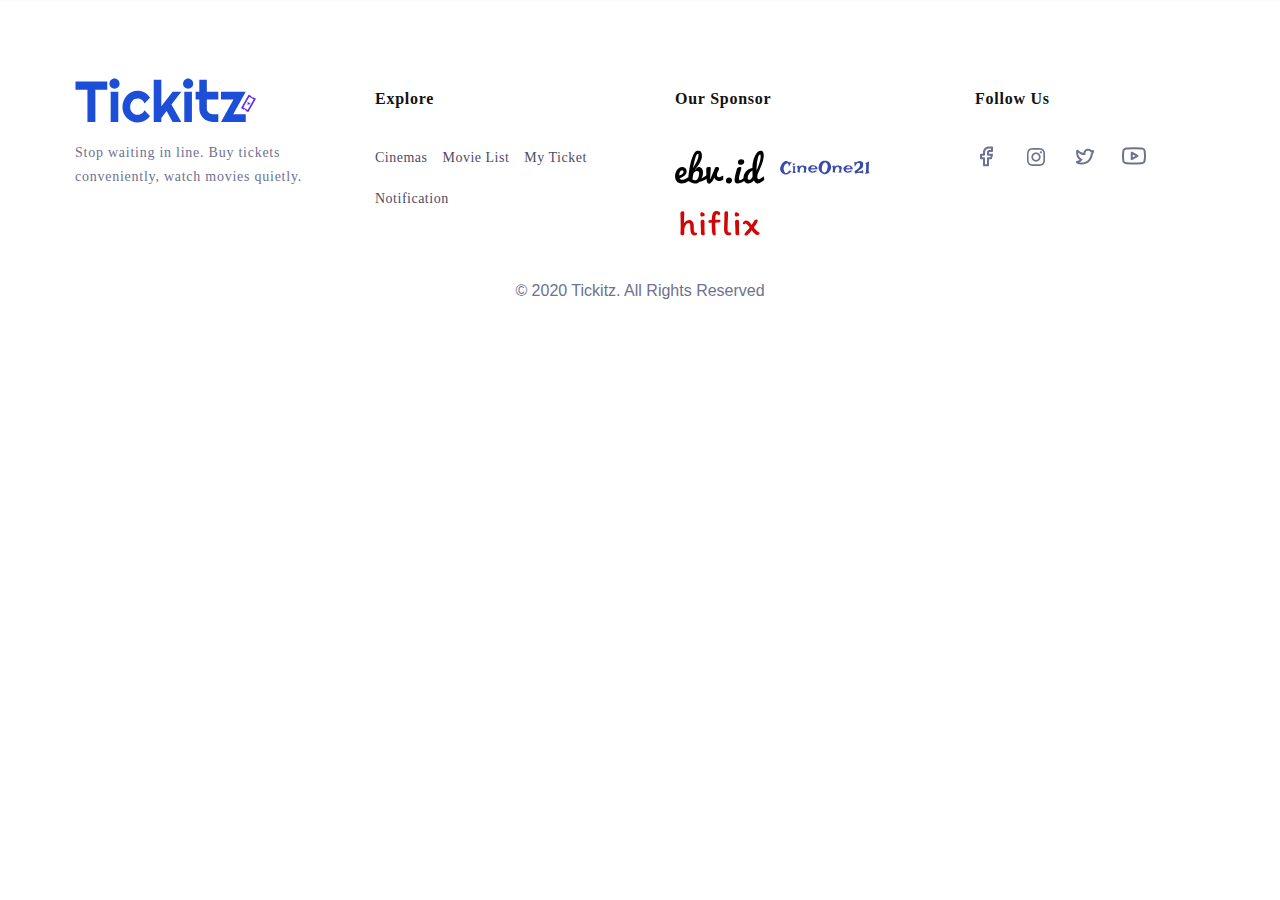
<file: components/footer.html>
<!DOCTYPE html>
<html lang="en">
  <head>
    <meta charset="UTF-8" />
    <meta name="viewport" content="width=device-width, initial-scale=1.0" />
    <title>Footer</title>
    <style>
      :root {
        --white: #ffffff;
        --lightgrey: #6e7191;
        --gray: #4e4b66;
        --black: #121212;
        --blue: #1d4ed8;
      }

      * {
        box-sizing: border-box;
        margin: 0;
        padding: 0;
        font-family: "Mulish", Verdana, Geneva, Tahoma, sans-serif;
      }

      /* FOOTER */
      footer {
        display: grid;
        padding: 64px 24px;
        grid-template-columns: 1fr;
        grid-template-rows: repeat(5, 1fr);
        grid-template-areas:
          " tickitz "
          " explore "
          " sponsor "
          " follow "
          " copyright ";
      }
      footer > ul > div {
        display: flex;
        align-items: center;
        gap: 15px;
        flex-wrap: wrap;
      }
      a {
        text-decoration: none;
      }
      ul {
        list-style: none;
      }
      h5 {
        font-family: Mulish;
        font-weight: 600;
        font-size: 16px;
        line-height: 28px;
        letter-spacing: 0.75px;
        color: var(--black);
      }
      .tickitz-footer p {
        color: var(--lightgrey);
        font-family: Mulish;
        font-weight: 400;
        font-size: 14px;
        line-height: 24px;
        letter-spacing: 0.75px;
        width: 260px;
      }
      .explore-footer {
        margin-top: 20px;
        font-family: Mulish;
        font-weight: 400;
        font-size: 14px;
        line-height: 26px;
        letter-spacing: 0.75px;
      }
      .explore-footer a {
        font-family: Mulish;
        font-weight: 400;
        font-size: 14px;
        line-height: 24px;
        letter-spacing: 0.75px;
        color: var(--lightgrey);
      }
      .sponsor-footer,
      .follow-footer {
        margin-top: 20px;
      }
      .sponsor-footer > div > li > svg {
        width: 90px;
      }
      .follow-footer > div {
        display: flex;
        align-items: center;
        gap: 25px;
      }
      .follow-footer > div > li > span {
        display: none;
      }
      .copyright-footer {
        grid-area: copyright;
        display: flex;
        align-items: center;
      }
      /* <<<<<style Footer -Desktop >>>>> */
      @media screen and (min-width: 768px) {
        footer {
          border-top: 1px solid rgba(211, 211, 211, 0.123);
        }
        footer > ul {
          list-style: none;
        }
        footer > ul h5 {
          color: var(--black);
          margin-bottom: 31px;
        }
        footer > p {
          margin: 50px 0;
        }
        footer {
          color: var(--lightgrey);
          display: grid;
          grid-template-columns: 250px 250px 250px 250px;
          grid-template-rows: 1fr 100px;
          grid-template-areas:
            " tickitz  explore  sponsor  follow "
            " copyright  copyright  copyright  copyright ";
          justify-content: center;
          column-gap: 50px;
        }

        .tickitz-footer {
          grid-area: tickitz;
          padding-left: 10px;
        }

        .explore-footer {
          grid-area: explore;
          padding-left: 10px;
          /* color: var(--gray); */
        }
        .explore-footer div li a {
          text-decoration: none;
          color: var(--gray);
          font-family: Mulish;
          font-weight: 400;
          font-size: 14px;
          line-height: 17.57px;
          letter-spacing: 0.5px;
        }
        .explore-footer h5,
        .sponsor-footer h5,
        .follow-footer h5 {
          font-size: 16px;
        }

        .sponsor-footer {
          grid-area: sponsor;
          padding-left: 10px;
        }
        .follow-footer {
          grid-area: follow;
          padding-left: 10px;
        }
        .follow-footer li {
          display: flex;
          align-items: center;
          gap: 5px;
          font-family: Mulish;
          font-weight: 600;
          font-size: 14px;
          line-height: 17.57px;
          letter-spacing: 0.5px;
        }
        .copyright-footer {
          justify-content: center;
        }
      }
    </style>
  </head>
  <body>
    <footer>
      <section class="tickitz-footer">
        <svg
          width="184"
          height="72"
          viewBox="0 0 184 72"
          fill="none"
          xmlns="http://www.w3.org/2000/svg"
        >
          <path
            d="M20.3574 56.9063H12.4358V24.6804H0.498047V16.6169H32.2674V24.6804H20.3574V56.9063ZM44.593 18.6398C44.593 19.3515 44.4546 20.0165 44.1774 20.6346C43.9191 21.2527 43.5591 21.7959 43.0974 22.2642C42.6356 22.7137 42.0911 23.0789 41.4633 23.3599C40.8537 23.6221 40.1983 23.7532 39.4965 23.7532C38.795 23.7532 38.1301 23.6221 37.5023 23.3599C36.893 23.0789 36.3575 22.7137 35.8959 22.2642C35.4527 21.7959 35.0927 21.2527 34.8156 20.6346C34.5571 20.0165 34.4279 19.3515 34.4279 18.6398C34.4279 17.9468 34.5571 17.2912 34.8156 16.6731C35.0927 16.0362 35.4527 15.4931 35.8959 15.0435C36.3575 14.5752 36.893 14.21 37.5023 13.9478C38.1301 13.6668 38.795 13.5264 39.4965 13.5264C40.1983 13.5264 40.8537 13.6668 41.4633 13.9478C42.0911 14.21 42.6356 14.5752 43.0974 15.0435C43.5591 15.4931 43.9191 16.0362 44.1774 16.6731C44.4546 17.2912 44.593 17.9468 44.593 18.6398ZM43.2914 56.9063H35.6743V26.8157H43.2914V56.9063ZM75.0053 32.8001L69.4655 38.4473C69.1887 37.6606 68.8101 36.9582 68.3299 36.3401C67.85 35.7033 67.3054 35.1695 66.6958 34.7387C66.1051 34.3079 65.4588 33.9801 64.7569 33.7553C64.0554 33.5306 63.335 33.4182 62.5965 33.4182C61.5625 33.4182 60.5838 33.6336 59.6607 34.0644C58.7558 34.4952 57.9616 35.1039 57.2787 35.8906C56.6138 36.6586 56.0874 37.5764 55.6998 38.6442C55.3122 39.7117 55.1182 40.8917 55.1182 42.184C55.1182 43.2328 55.3122 44.2164 55.6998 45.1343C56.0874 46.0519 56.6138 46.8575 57.2787 47.5502C57.9616 48.2434 58.7558 48.7866 59.6607 49.1798C60.5838 49.5733 61.5625 49.7698 62.5965 49.7698C63.335 49.7698 64.046 49.667 64.7293 49.461C65.4127 49.255 66.0495 48.9646 66.6406 48.5898C67.2498 48.1966 67.7853 47.7282 68.247 47.185C68.7269 46.6231 69.1149 46.0051 69.4103 45.3307L74.9497 50.9781C74.2482 51.9897 73.4355 52.898 72.5124 53.7032C71.6074 54.5088 70.6197 55.1923 69.5487 55.7543C68.4962 56.3163 67.3791 56.7379 66.1974 57.0187C65.0341 57.3183 63.8338 57.4682 62.5965 57.4682C60.5101 57.4682 58.5436 57.0747 56.697 56.2883C54.869 55.4827 53.2625 54.3872 51.8777 53.0008C50.511 51.6149 49.4309 49.9945 48.6368 48.1402C47.843 46.2859 47.4459 44.3007 47.4459 42.184C47.4459 39.8801 47.843 37.7262 48.6368 35.722C49.4309 33.7179 50.511 31.9759 51.8777 30.4962C53.2625 28.9978 54.869 27.8177 56.697 26.9561C58.5436 26.0945 60.5101 25.6637 62.5965 25.6637C63.8338 25.6637 65.0432 25.8229 66.225 26.1414C67.4253 26.4598 68.5609 26.9281 69.6319 27.5462C70.7214 28.1455 71.7182 28.8854 72.6232 29.7657C73.5463 30.6461 74.3405 31.6575 75.0053 32.8001ZM86.3337 56.9063H78.7166V14.8468H86.3337V41.3693L97.6065 26.8719H106.304L96.4712 39.4025L106.304 56.9063H97.6065L91.5962 45.9771L86.3337 53.0572V56.9063ZM118.214 18.6398C118.214 19.3515 118.075 20.0165 117.798 20.6346C117.54 21.2527 117.18 21.7959 116.718 22.2642C116.257 22.7137 115.712 23.0789 115.084 23.3599C114.475 23.6221 113.819 23.7532 113.117 23.7532C112.416 23.7532 111.751 23.6221 111.123 23.3599C110.514 23.0789 109.978 22.7137 109.517 22.2642C109.074 21.7959 108.714 21.2527 108.436 20.6346C108.178 20.0165 108.049 19.3515 108.049 18.6398C108.049 17.9468 108.178 17.2912 108.436 16.6731C108.714 16.0362 109.074 15.4931 109.517 15.0435C109.978 14.5752 110.514 14.21 111.123 13.9478C111.751 13.6668 112.416 13.5264 113.117 13.5264C113.819 13.5264 114.475 13.6668 115.084 13.9478C115.712 14.21 116.257 14.5752 116.718 15.0435C117.18 15.4931 117.54 16.0362 117.798 16.6731C118.075 17.2912 118.214 17.9468 118.214 18.6398ZM116.912 56.9063H109.295V26.8157H116.912V56.9063ZM137.575 56.9063C135.747 56.9063 134.029 56.5599 132.423 55.8667C130.816 55.1551 129.404 54.1904 128.185 52.9728C126.985 51.7365 126.034 50.3037 125.332 48.6742C124.649 47.0447 124.307 45.3027 124.307 43.4484V34.5139H120.624V26.8719H124.307V14.8468H131.841V26.8719H143.308V34.5139H131.841V43.4484C131.841 44.2539 131.989 45.0123 132.284 45.7243C132.58 46.4171 132.986 47.0259 133.503 47.5502C134.02 48.075 134.629 48.4962 135.331 48.8146C136.033 49.1146 136.78 49.2642 137.575 49.2642H143.308V56.9063H137.575ZM170.729 56.9063H145.995L158.487 34.5139H145.995V26.8719H170.729L158.237 49.2642H170.729V56.9063Z"
            fill="#1D4ED8"
          />
          <path
            d="M180.671 33.6011C180.665 33.5977 180.659 33.5957 180.653 33.5927L178.179 32.1431C178.025 32.3211 177.815 32.4394 177.584 32.478C177.354 32.5165 177.118 32.4728 176.915 32.3544C176.713 32.2358 176.557 32.0498 176.475 31.8279C176.393 31.6061 176.389 31.3622 176.464 31.1377L173.973 29.6781C173.906 29.639 173.827 29.6285 173.752 29.6487C173.678 29.669 173.614 29.7184 173.575 29.7862L166.18 42.7795L166.18 42.7803C166.16 42.8137 166.148 42.8509 166.143 42.8893C166.138 42.928 166.141 42.9668 166.151 43.0043C166.16 43.0419 166.177 43.0768 166.201 43.1079C166.224 43.1386 166.253 43.1643 166.286 43.1839L168.778 44.6416C168.932 44.4639 169.142 44.3458 169.373 44.3071C169.603 44.2687 169.839 44.3124 170.042 44.4306C170.244 44.5491 170.399 44.7348 170.482 44.9561C170.565 45.1774 170.569 45.421 170.495 45.6454L172.954 47.0843C172.964 47.092 172.973 47.1001 172.984 47.1066C173.018 47.1261 173.054 47.1384 173.092 47.1438C173.13 47.1488 173.169 47.1461 173.205 47.1361C173.242 47.1261 173.277 47.1089 173.307 47.0851C173.338 47.0617 173.363 47.0322 173.382 46.9984V46.9988L180.778 34.0046C180.797 33.971 180.809 33.9339 180.814 33.8954C180.819 33.857 180.817 33.8179 180.807 33.7804C180.797 33.743 180.78 33.7079 180.757 33.6771C180.733 33.6463 180.704 33.6205 180.671 33.6011ZM178.551 34.6097L172.786 44.739C172.766 44.7727 172.741 44.8023 172.711 44.8257C172.68 44.8495 172.646 44.8667 172.609 44.8767C172.572 44.8867 172.533 44.8894 172.495 44.8844C172.458 44.8794 172.421 44.8667 172.388 44.8472L168.514 42.5782C168.48 42.5586 168.451 42.5329 168.428 42.5022C168.405 42.4715 168.388 42.4362 168.378 42.399C168.368 42.3614 168.366 42.3223 168.37 42.2839C168.376 42.2456 168.388 42.2084 168.407 42.175L174.172 32.0456C174.211 31.9779 174.274 31.9284 174.349 31.9082C174.423 31.8879 174.503 31.8985 174.57 31.9376L178.444 34.2068C178.477 34.2261 178.506 34.2519 178.53 34.2826C178.553 34.3134 178.57 34.3484 178.58 34.3859C178.59 34.4233 178.592 34.4623 178.587 34.5008C178.582 34.5392 178.57 34.5762 178.551 34.6097Z"
            fill="#5F2EEA"
          />
          <path
            d="M175.445 38.1215L174.218 37.89L174.046 36.6999C174.043 36.6824 174.035 36.666 174.023 36.6533C174.011 36.6405 173.995 36.6318 173.978 36.6285C173.96 36.6251 173.943 36.6273 173.927 36.6347C173.911 36.642 173.898 36.6542 173.889 36.6696L173.294 37.7152L172.097 37.4895C172.08 37.4863 172.062 37.4886 172.046 37.496C172.03 37.5034 172.017 37.5155 172.008 37.5309C172 37.5462 171.996 37.5638 171.997 37.5815C171.999 37.5991 172.006 37.6158 172.017 37.6293L172.809 38.568L172.213 39.6133C172.204 39.629 172.2 39.6467 172.202 39.6643C172.204 39.6823 172.211 39.6992 172.222 39.7126C172.234 39.7261 172.249 39.7353 172.266 39.7395C172.283 39.7437 172.301 39.7426 172.317 39.736L173.419 39.2926L174.231 40.2551C174.242 40.2681 174.257 40.2777 174.274 40.2819C174.291 40.2861 174.309 40.285 174.325 40.2788C174.341 40.2727 174.355 40.2616 174.365 40.247C174.375 40.2324 174.38 40.2152 174.379 40.1975L174.358 38.9071L175.471 38.2803C175.486 38.2716 175.498 38.2584 175.506 38.2425C175.514 38.2266 175.516 38.2088 175.514 38.1914C175.511 38.1741 175.502 38.1581 175.49 38.1456C175.478 38.1331 175.462 38.1247 175.445 38.1215Z"
            fill="#5F2EEA"
          />
        </svg>
        <p>
          Stop waiting in line. Buy tickets conveniently, watch movies quietly.
        </p>
      </section>
      <ul class="explore-footer">
        <h5>Explore</h5>
        <div>
          <li><a href="#">Cinemas</a></li>
          <li><a href="#">Movie List</a></li>
          <li><a href="#">My Ticket</a></li>
          <li><a href="#">Notification</a></li>
        </div>
      </ul>
      <ul class="sponsor-footer">
        <h5>Our Sponsor</h5>
        <div>
          <li>
            <svg
              width="122"
              height="47"
              viewBox="0 0 122 47"
              fill="none"
              xmlns="http://www.w3.org/2000/svg"
            >
              <g clip-path="url(#clip0_8132_140)">
                <path
                  d="M8.92188 45.1396C12.6953 45.1396 16.2578 43.2815 18.9531 41.4234C20.5 40.3318 21.9531 39.1008 23.3359 37.6841L20.3125 34.5718C17.875 36.9176 13.0469 40.2156 9.29688 40.2156C8.10156 40.2156 7.30469 39.7976 6.34375 38.1021C11.8047 36.6156 15.8359 32.5047 15.8359 28.6724C15.8359 25.1654 13.1641 22.8659 9.67188 22.8659C3.25 22.8659 0.109375 30.2053 0.109375 35.4544C0.109375 40.5872 3.03906 45.1396 8.92188 45.1396ZM5.80469 34.2234C5.80469 32.1563 6.17969 27.3021 10.1875 27.3021C10.9375 27.3021 11.5234 28.3008 11.5234 29.6944C11.5234 31.6453 8.03125 34.2234 5.80469 34.2234ZM27.1875 26.1873C31.5469 20.9382 36.4688 14.0633 36.4688 8.18721C36.4688 3.98333 35.7422 0.545898 30.9844 0.545898C24.6328 0.545898 20.9062 17.2453 19.4062 26.3499C18.6562 30.9021 18.2578 34.6414 18 37.3589C17.8594 38.9383 17.7656 40.3551 17.7188 41.6092C18.8438 42.2828 20.0156 42.8634 21.2578 43.3745C23.3906 44.2802 26.1094 45.1396 28.7578 45.1396H29.3438C29.9297 44.9073 30.4922 44.675 31.0078 44.4195C31.9219 43.9782 32.9297 43.4441 33.4688 42.9099C37.875 41.9112 41.1328 40.5409 44.5781 37.4518L42.7734 33.6195C40.2891 36.0815 37.9922 37.1267 35.7188 38.4505C37.5703 35.6169 37.9688 33.2014 37.9688 30.066C37.9688 26.3034 35.7891 22.8427 32.1328 22.8427C30.7031 22.8427 29.3203 24.2827 27.5625 26.4427L27.1875 26.1873ZM29.6719 28.1383C32.1328 28.1383 32.7188 29.5086 32.7188 31.0414C32.7188 34.595 31.3594 40.6802 28.125 40.6802C27.2109 40.6802 26.1797 40.4944 25.2656 40.3086C24.75 40.1924 24.2344 40.0763 23.7188 39.9138C23.7656 39.3796 23.8125 38.7989 23.8828 38.1719C24 37.0802 24.1875 35.6634 24.4688 33.9911C25.1484 29.8569 27.4922 28.1383 29.6719 28.1383ZM31.9688 6.86334C31.5 13.4594 27.0234 19.475 24.4688 24.3524C25.2188 20.2646 28.1953 5.00527 30.7734 5.00527C31.8281 5.00527 31.9688 6.60785 31.9688 6.86334ZM42.7812 38.3576C42.9688 41.3073 43.0156 45.395 46.6484 45.395C48.8281 45.395 51.7578 40.9357 53.5859 37.1963C53.6562 39.5189 55.6719 41.7719 59.0234 41.7719C61.0156 41.7719 63.3125 40.9357 65.375 39.635V34.177C64.6953 34.6182 64.0391 35.0363 63.4062 35.3847C62.3047 36.0118 60.9688 36.5693 60.0312 36.5693C57.5 36.5693 56.8672 35.0595 56.8672 33.5731C56.8672 32.8531 56.9844 32.1796 57.1484 31.6453C57.2188 31.3434 57.3125 31.0647 57.4297 30.786C58.8125 27.7434 59.7969 26.4892 59.7969 24.7938C59.7969 23.6556 58.6016 22.8427 56.7969 22.8427C55.4375 22.8427 54.2656 23.6324 54.0781 24.4918L47.9141 39.0544L47.5859 39.0776L48.5 24.3757C48.4766 23.5628 47.8672 22.8427 46.8125 22.8427C46.6484 22.8427 46.5312 22.8659 46.3672 22.8892L43.5547 23.3305C42.5469 23.493 42.3594 25.3279 42.3594 28.5099C42.3594 30.9718 42.5469 32.9693 42.7344 37.6143L42.7812 38.3576ZM77.2656 40.7034C77.2656 38.2879 75.9062 36.9409 73.3047 36.9409C70.2812 36.9409 69.0156 39.1241 69.0156 41.3769C69.0156 44.0247 70.5625 45.1396 72.8594 45.1396C77.1953 45.1396 77.2656 41.0983 77.2656 40.7034ZM95.7656 35.4776C93.7031 37.1499 90.1875 40.6802 87.9609 40.6802C87 40.6802 86.7656 39.7976 86.7656 38.404C86.7656 34.1073 89.9062 26.2337 89.9062 24.1666C89.9062 23.3537 89.5312 22.8427 88.2188 22.8427C86.8125 22.8427 84.3984 23.493 83.9531 25.0956C82.8281 29.7408 80.7656 36.546 80.7656 40.4712C80.7656 43.2815 81.8672 45.1396 85.125 45.1396C88.7344 45.1396 93.5156 42.2363 95.7656 40.1924V35.4776ZM85.2891 16.3163C85.2891 18.453 86.5781 19.8466 89.3203 19.8466C92.5078 19.8466 93.8672 17.7795 93.8672 15.6891C93.8672 13.3666 92.0625 12.4375 89.8828 12.4375C86.4141 12.4375 85.2891 14.8995 85.2891 16.3163ZM104.938 27.5808C105.031 27.4879 105.008 34.1538 105.289 35.4079C104.938 36.3138 104.539 37.1034 104.094 37.8234C103.344 39.0544 102.266 40.2389 101.141 40.2389C98.9609 40.2389 98.5156 38.8686 98.5156 37.6376C98.5156 34.5254 100.789 29.5783 104.938 27.5808ZM120.359 35.2221C119.422 36.0118 118.531 36.7086 117.664 37.3357C116.141 38.404 114.406 39.4492 113.234 39.4492C111.992 39.4492 111.594 37.8234 111.594 36.0582C111.594 34.6647 111.992 32.8763 112.297 32.0401C115.555 24.2362 119.422 17.8259 120.242 9.04656C120.289 8.46592 120.312 7.9085 120.312 7.3743C120.312 3.82075 119.234 0.545898 116.281 0.545898C110.328 0.545898 105.125 12.2053 104.844 24.1202C97.7188 24.7705 92.8906 31.5525 92.8906 37.475C92.8906 41.3538 94.8125 45.1396 98.8438 45.1396C101.703 45.1396 104.633 43.235 106.953 41.0053C108.453 44.6053 111.312 45.1164 112.18 45.1164C113.727 45.1164 115.953 43.9782 117.781 42.8634C118.859 42.1898 119.961 41.4466 121.062 40.5872L120.359 35.2221ZM115.953 10.7421C115.648 14.017 114.289 18.1976 113.023 21.6349C112.273 23.6324 111.453 25.6298 110.562 27.6505V27.4182C110.562 26.4892 110.562 23.8414 110.82 20.7757C111.008 18.5227 112.227 5.9343 115.227 5.9343C115.789 5.9343 116.094 6.49172 116.094 8.16398C116.094 8.79108 116.047 9.65044 115.953 10.7421Z"
                  fill="black"
                />
              </g>
              <defs>
                <clipPath id="clip0_8132_140">
                  <rect
                    width="122"
                    height="45.5846"
                    fill="white"
                    transform="translate(0 0.545898)"
                  />
                </clipPath>
              </defs>
            </svg>
          </li>
          <li>
            <svg
              width="174"
              height="29"
              viewBox="0 0 174 29"
              fill="none"
              xmlns="http://www.w3.org/2000/svg"
            >
              <path
                d="M11.6523 1.92442C12.4727 1.92442 13.2109 2.06378 13.8672 2.34249C14.5469 2.59798 15.168 2.8883 15.7305 3.21346C16.3164 3.53863 16.8672 3.84056 17.3828 4.11928C17.8984 4.37476 18.4258 4.50249 18.9648 4.50249C19.3867 4.47928 19.8672 4.4212 20.4062 4.3283C20.875 4.2354 21.4141 4.09605 22.0234 3.91024C22.6562 3.7012 23.3594 3.39927 24.1328 3.00443C23.3594 3.74766 22.7266 4.37476 22.2344 4.88572C21.7656 5.37347 21.4023 5.77993 21.1445 6.10508C20.8398 6.4767 20.6172 6.76702 20.4766 6.97606C20.3359 7.23154 20.125 7.61477 19.8438 8.12573C19.5859 8.59025 19.2344 9.21736 18.7891 10.007C18.3438 10.7735 17.7812 11.7839 17.1016 13.038C17.1016 11.4354 16.9375 10.1928 16.6094 9.31026C16.3047 8.42767 15.9648 7.75412 15.5898 7.2896C15.1445 6.75541 14.6406 6.41864 14.0781 6.27928C13.5625 6.2096 13.0469 6.3025 12.5312 6.55799C12.0156 6.79025 11.5 7.13864 10.9844 7.60315C10.4922 8.06767 10.0117 8.62509 9.54293 9.27542C9.09762 9.90251 8.68746 10.5645 8.31246 11.2612C7.9609 11.958 7.66793 12.6664 7.43355 13.3864C7.19918 14.0832 7.04684 14.7335 6.97652 15.3374C6.90621 15.8716 6.89449 16.4987 6.94137 17.2186C6.98824 17.9154 7.09371 18.6354 7.25777 19.3787C7.42184 20.0987 7.63277 20.8071 7.89058 21.5038C8.1484 22.2007 8.4648 22.8277 8.8398 23.3852C9.23824 23.9193 9.68355 24.3607 10.1758 24.709C10.668 25.0341 11.2305 25.1852 11.8633 25.162C12.5664 25.1155 13.2578 24.9064 13.9375 24.5348C14.5234 24.2328 15.1211 23.7684 15.7305 23.1413C16.3398 22.4909 16.8672 21.5736 17.3125 20.389L22.5156 21.3297C21.0156 23.1413 19.5508 24.5 18.1211 25.4058C16.7148 26.3116 15.4492 26.9503 14.3242 27.3219C13.0117 27.74 11.7695 27.9374 10.5977 27.9142C9.12105 27.7516 7.73824 27.3103 6.44918 26.5904C5.16012 25.8703 4.04684 24.9994 3.10934 23.9774C2.19527 22.9323 1.48043 21.7942 0.964805 20.5632C0.44918 19.3322 0.226523 18.1245 0.296836 16.94C0.343711 16.1503 0.507773 15.2328 0.789023 14.1877C1.07027 13.1193 1.44527 12.0276 1.91402 10.9128C2.40621 9.798 2.99215 8.70638 3.67184 7.638C4.35152 6.5696 5.10152 5.61734 5.92184 4.7812C6.74215 3.92185 7.63277 3.23669 8.59371 2.72571C9.57808 2.19152 10.5977 1.92442 11.6523 1.92442ZM23.3672 12.0974L29.8359 12.1671C29.4609 13.5839 29.1797 14.7916 28.9922 15.7903C28.8281 16.789 28.7227 17.6251 28.6758 18.2987C28.582 19.0651 28.5586 19.7155 28.6055 20.2496C28.6758 20.7374 28.793 21.2599 28.957 21.8174C29.0977 22.2819 29.3086 22.8161 29.5898 23.4199C29.8711 24.0238 30.2461 24.6277 30.7148 25.2316C30.4336 25.1387 30.1289 25.069 29.8008 25.0225C29.4727 24.9761 29.168 24.9413 28.8867 24.9181C28.5586 24.8948 28.2305 24.8948 27.9023 24.9181C27.5742 24.9413 27.2109 24.9761 26.8125 25.0225C26.4844 25.069 26.0859 25.1271 25.6172 25.1968C25.1484 25.2664 24.6562 25.3594 24.1406 25.4755C24.4922 24.4303 24.7617 23.5245 24.9492 22.7581C25.1602 21.9916 25.3125 21.3529 25.4062 20.8419C25.5 20.238 25.5586 19.7503 25.582 19.3787C25.582 18.9142 25.582 18.3916 25.582 17.8109C25.582 17.2071 25.582 16.6264 25.582 16.069C25.582 15.5116 25.5703 15.0238 25.5469 14.6058C25.5234 14.1645 25.4766 13.8857 25.4062 13.7697L25.0547 13.4212C24.9141 13.3051 24.7031 13.1425 24.4219 12.9335C24.1641 12.7012 23.8125 12.4225 23.3672 12.0974ZM25.8633 6.73218C26.3555 6.4767 26.8477 6.40702 27.3398 6.52315C27.8555 6.63928 28.2539 6.85993 28.5352 7.18508C28.8164 7.51025 28.9102 7.89348 28.8164 8.33477C28.7461 8.77606 28.3711 9.20574 27.6914 9.6238C27.0117 10.0186 26.4141 10.158 25.8984 10.0419C25.3828 9.92574 25.0195 9.68188 24.8086 9.31026C24.5977 8.93865 24.5625 8.50896 24.7031 8.02122C24.8438 7.51025 25.2305 7.08058 25.8633 6.73218ZM33.5703 23.838C33.7344 23.0716 33.8516 22.3981 33.9219 21.8174C34.0156 21.2135 34.0859 20.7142 34.1328 20.3193C34.1797 19.8548 34.2031 19.4599 34.2031 19.1348C34.1797 18.74 34.1562 18.2754 34.1328 17.7413C34.1328 17.1839 34.1094 16.638 34.0625 16.1038C34.0391 15.5464 34.0039 15.0586 33.957 14.6406C33.9102 14.1993 33.8516 13.8857 33.7812 13.6999C33.6875 13.5141 33.5586 13.3167 33.3945 13.1077C33.0664 12.7128 32.5859 12.3296 31.9531 11.958C32.4922 11.8418 32.9492 11.749 33.3242 11.6793C33.7227 11.5864 34.0508 11.5051 34.3086 11.4354C34.5898 11.3425 34.8359 11.2612 35.0469 11.1916C35.2344 11.1219 35.457 11.0522 35.7148 10.9826C35.9258 10.9361 36.1836 10.878 36.4883 10.8083C36.793 10.7386 37.1445 10.6574 37.543 10.5645L37.4375 13.7348C38.1875 12.8522 38.9492 12.1903 39.7227 11.749C40.4961 11.3077 41.2227 10.9942 41.9023 10.8083C42.6758 10.5761 43.4375 10.4599 44.1875 10.4599C45.125 10.5064 45.9922 10.6574 46.7891 10.9128C47.6094 11.1684 48.3125 11.4702 48.8984 11.8186C49.5078 12.1438 50 12.4922 50.375 12.8638C50.75 13.2354 50.9727 13.5606 51.043 13.8393C51.3242 14.7451 51.3945 15.5813 51.2539 16.3477C51.1133 17.0909 50.9258 17.8225 50.6914 18.5426C50.4805 19.2393 50.293 19.9361 50.1289 20.6328C49.9883 21.3297 50.0469 22.0845 50.3047 22.8974C50.3984 23.1064 50.4922 23.3155 50.5859 23.5245C50.6797 23.7103 50.7969 23.8961 50.9375 24.0819C51.0781 24.2677 51.2422 24.4187 51.4297 24.5348C51.1719 24.5116 50.9141 24.5 50.6562 24.5C50.3984 24.4767 50.1641 24.4535 49.9531 24.4303C49.6953 24.4071 49.4609 24.3839 49.25 24.3607C49.0156 24.3374 48.6992 24.3258 48.3008 24.3258C47.6211 24.3258 46.5664 24.3607 45.1367 24.4303C45.3477 23.9426 45.5117 23.5361 45.6289 23.211C45.7695 22.8625 45.8867 22.5839 45.9805 22.3748C46.0742 22.1193 46.1445 21.9219 46.1914 21.7826C46.4727 21.109 46.6367 20.3426 46.6836 19.4832C46.7539 18.6238 46.6953 17.7529 46.5078 16.8703C46.4375 16.5684 46.3203 16.2084 46.1562 15.7903C45.9922 15.3722 45.7695 14.9658 45.4883 14.5709C45.2305 14.1761 44.9141 13.8393 44.5391 13.5606C44.1875 13.2819 43.7773 13.1193 43.3086 13.0728C42.8398 13.0264 42.3125 13.1425 41.7266 13.4212C41.1641 13.6999 40.5547 14.2109 39.8984 14.9542C39.4062 15.5813 39.0195 16.3477 38.7383 17.2535C38.4805 18.0199 38.3047 18.9839 38.2109 20.1451C38.1172 21.2832 38.2578 22.6186 38.6328 24.1516C38.3047 24.1051 38 24.0819 37.7188 24.0819C37.4375 24.0587 37.2031 24.0354 37.0156 24.0122C36.7812 23.9891 36.5703 23.9658 36.3828 23.9426C36.1719 23.9426 35.9375 23.931 35.6797 23.9077C35.4453 23.9077 35.1523 23.9077 34.8008 23.9077C34.4492 23.8845 34.0391 23.8612 33.5703 23.838ZM63.2148 22.0612C63.8711 22.0612 64.4805 21.9916 65.043 21.8522C65.5117 21.7361 65.957 21.5503 66.3789 21.2948C66.8242 21.0161 67.1172 20.6096 67.2578 20.0754C67.7266 20.1684 68.125 20.2496 68.4531 20.3193C68.7812 20.3658 69.0625 20.4122 69.2969 20.4587C69.5547 20.5284 69.7773 20.5748 69.9648 20.5981C70.1523 20.6445 70.375 20.6909 70.6328 20.7374C70.8672 20.7839 71.1484 20.8419 71.4766 20.9116C71.8281 20.9581 72.2383 21.0277 72.707 21.1206C72.3555 21.0742 71.9922 21.109 71.6172 21.2251C71.2656 21.3413 70.9258 21.469 70.5977 21.6084C70.2227 21.771 69.8711 21.9684 69.543 22.2007C69.332 22.34 69.0859 22.549 68.8047 22.8277C68.5469 23.1064 68.1719 23.3736 67.6797 23.629C67.1875 23.8845 66.5312 24.1051 65.7109 24.2909C64.9141 24.4535 63.8828 24.5116 62.6172 24.4651C61.0938 24.4187 59.8164 24.1516 58.7852 23.6638C57.7539 23.1529 56.9219 22.5374 56.2891 21.8174C55.6562 21.0742 55.1992 20.2729 54.918 19.4135C54.6367 18.5542 54.4844 17.7529 54.4609 17.0097C54.4375 16.2664 54.6602 15.4883 55.1289 14.6754C55.5977 13.8625 56.2539 13.1193 57.0977 12.4457C57.9648 11.7722 59.0078 11.2263 60.2266 10.8083C61.4453 10.367 62.7812 10.1464 64.2344 10.1464C65.0781 10.1464 65.8516 10.2509 66.5547 10.4599C67.2812 10.6457 67.9375 10.9012 68.5234 11.2263C69.1328 11.5516 69.6602 11.9232 70.1055 12.3412C70.5508 12.7361 70.9258 13.1425 71.2305 13.5606C71.5352 14.0019 71.793 14.4664 72.0039 14.9542C72.1914 15.3722 72.3438 15.8483 72.4609 16.3826C72.5781 16.9167 72.6133 17.4625 72.5664 18.0199C70.7852 18.0664 69.3438 18.1013 68.2422 18.1245C67.1641 18.1477 66.3203 18.1593 65.7109 18.1593H64.1289H62.9336C62.5117 18.1593 61.9609 18.171 61.2812 18.1942C60.6016 18.2173 59.7695 18.2522 58.7852 18.2987C58.9023 19.2277 59.1953 19.9477 59.6641 20.4587C60.1562 20.9464 60.6719 21.318 61.2109 21.5736C61.8203 21.8522 62.4883 22.0148 63.2148 22.0612ZM60.0508 15.7903C60.8008 15.8367 61.4219 15.8716 61.9141 15.8948C62.4297 15.918 62.8516 15.9413 63.1797 15.9645C63.5312 15.9877 63.8125 15.9994 64.0234 15.9994H64.9023C65.4883 15.9994 66.5781 15.9645 68.1719 15.8948C68.1016 14.8728 67.8789 14.0948 67.5039 13.5606C67.1523 13.0264 66.7773 12.6315 66.3789 12.3761C65.9102 12.0974 65.3945 11.9348 64.832 11.8883C63.3086 11.9116 62.1719 12.2251 61.4219 12.8289C60.6953 13.4328 60.2383 14.4199 60.0508 15.7903ZM87.1289 1.40184C88.3945 1.44829 89.6719 1.68055 90.9609 2.09862C92.2734 2.49346 93.4805 3.14378 94.582 4.04959C95.6836 4.93218 96.6211 6.08185 97.3945 7.49864C98.168 8.89219 98.6484 10.5993 98.8359 12.6199C99 14.269 98.7891 15.9064 98.2031 17.5322C97.6406 19.1348 96.8555 20.6096 95.8477 21.9568C94.8398 23.3039 93.6797 24.4535 92.3672 25.4058C91.0547 26.3348 89.7422 26.9503 88.4297 27.2522C87.6328 27.438 86.7539 27.4613 85.793 27.3219C84.8555 27.1594 83.8945 26.869 82.9102 26.4509C81.9492 26.0097 81 25.4522 80.0625 24.7787C79.1484 24.1051 78.3164 23.3387 77.5664 22.4793C76.8164 21.5968 76.1836 20.6445 75.668 19.6225C75.1758 18.6007 74.8711 17.5322 74.7539 16.4173C74.6367 15.4883 74.625 14.4664 74.7188 13.3516C74.8359 12.2134 75.0586 11.087 75.3867 9.97219C75.7383 8.83413 76.2188 7.7425 76.8281 6.69735C77.4609 5.62895 78.2578 4.69992 79.2188 3.91024C80.1797 3.09733 81.3047 2.47023 82.5938 2.02894C83.9062 1.56442 85.418 1.35539 87.1289 1.40184ZM80.8359 15.5116C80.5078 17.9968 80.7422 19.9942 81.5391 21.5038C82.3594 23.0135 83.5898 23.931 85.2305 24.2561C86.0273 24.4187 86.7891 24.2561 87.5156 23.7684C88.2656 23.2574 88.9453 22.5258 89.5547 21.5736C90.1641 20.6212 90.6914 19.5064 91.1367 18.229C91.582 16.9516 91.9102 15.616 92.1211 14.2225C92.332 12.8289 92.3438 11.5748 92.1562 10.4599C91.9922 9.32187 91.6992 8.358 91.2773 7.56831C90.8555 6.75541 90.3398 6.12831 89.7305 5.68702C89.1445 5.24572 88.5352 5.00185 87.9023 4.9554C86.8008 4.88572 85.8398 5.17605 85.0195 5.82637C84.1992 6.45347 83.5078 7.27799 82.9453 8.29993C82.3828 9.32188 81.9258 10.4715 81.5742 11.749C81.2461 13.0264 81 14.2806 80.8359 15.5116ZM101.727 23.838C101.891 23.0716 102.008 22.3981 102.078 21.8174C102.172 21.2135 102.242 20.7142 102.289 20.3193C102.336 19.8548 102.359 19.4599 102.359 19.1348C102.336 18.74 102.312 18.2754 102.289 17.7413C102.289 17.1839 102.266 16.638 102.219 16.1038C102.195 15.5464 102.16 15.0586 102.113 14.6406C102.066 14.1993 102.008 13.8857 101.938 13.6999C101.844 13.5141 101.715 13.3167 101.551 13.1077C101.223 12.7128 100.742 12.3296 100.109 11.958C100.648 11.8418 101.105 11.749 101.48 11.6793C101.879 11.5864 102.207 11.5051 102.465 11.4354C102.746 11.3425 102.992 11.2612 103.203 11.1916C103.391 11.1219 103.613 11.0522 103.871 10.9826C104.082 10.9361 104.34 10.878 104.645 10.8083C104.949 10.7386 105.301 10.6574 105.699 10.5645L105.594 13.7348C106.344 12.8522 107.105 12.1903 107.879 11.749C108.652 11.3077 109.379 10.9942 110.059 10.8083C110.832 10.5761 111.594 10.4599 112.344 10.4599C113.281 10.5064 114.148 10.6574 114.945 10.9128C115.766 11.1684 116.469 11.4702 117.055 11.8186C117.664 12.1438 118.156 12.4922 118.531 12.8638C118.906 13.2354 119.129 13.5606 119.199 13.8393C119.48 14.7451 119.551 15.5813 119.41 16.3477C119.27 17.0909 119.082 17.8225 118.848 18.5426C118.637 19.2393 118.449 19.9361 118.285 20.6328C118.145 21.3297 118.203 22.0845 118.461 22.8974C118.555 23.1064 118.648 23.3155 118.742 23.5245C118.836 23.7103 118.953 23.8961 119.094 24.0819C119.234 24.2677 119.398 24.4187 119.586 24.5348C119.328 24.5116 119.07 24.5 118.812 24.5C118.555 24.4767 118.32 24.4535 118.109 24.4303C117.852 24.4071 117.617 24.3839 117.406 24.3607C117.172 24.3374 116.855 24.3258 116.457 24.3258C115.777 24.3258 114.723 24.3607 113.293 24.4303C113.504 23.9426 113.668 23.5361 113.785 23.211C113.926 22.8625 114.043 22.5839 114.137 22.3748C114.23 22.1193 114.301 21.9219 114.348 21.7826C114.629 21.109 114.793 20.3426 114.84 19.4832C114.91 18.6238 114.852 17.7529 114.664 16.8703C114.594 16.5684 114.477 16.2084 114.312 15.7903C114.148 15.3722 113.926 14.9658 113.645 14.5709C113.387 14.1761 113.07 13.8393 112.695 13.5606C112.344 13.2819 111.934 13.1193 111.465 13.0728C110.996 13.0264 110.469 13.1425 109.883 13.4212C109.32 13.6999 108.711 14.2109 108.055 14.9542C107.562 15.5813 107.176 16.3477 106.895 17.2535C106.637 18.0199 106.461 18.9839 106.367 20.1451C106.273 21.2832 106.414 22.6186 106.789 24.1516C106.461 24.1051 106.156 24.0819 105.875 24.0819C105.594 24.0587 105.359 24.0354 105.172 24.0122C104.938 23.9891 104.727 23.9658 104.539 23.9426C104.328 23.9426 104.094 23.931 103.836 23.9077C103.602 23.9077 103.309 23.9077 102.957 23.9077C102.605 23.8845 102.195 23.8612 101.727 23.838ZM131.371 22.0612C132.027 22.0612 132.637 21.9916 133.199 21.8522C133.668 21.7361 134.113 21.5503 134.535 21.2948C134.98 21.0161 135.273 20.6096 135.414 20.0754C135.883 20.1684 136.281 20.2496 136.609 20.3193C136.938 20.3658 137.219 20.4122 137.453 20.4587C137.711 20.5284 137.934 20.5748 138.121 20.5981C138.309 20.6445 138.531 20.6909 138.789 20.7374C139.023 20.7839 139.305 20.8419 139.633 20.9116C139.984 20.9581 140.395 21.0277 140.863 21.1206C140.512 21.0742 140.148 21.109 139.773 21.2251C139.422 21.3413 139.082 21.469 138.754 21.6084C138.379 21.771 138.027 21.9684 137.699 22.2007C137.488 22.34 137.242 22.549 136.961 22.8277C136.703 23.1064 136.328 23.3736 135.836 23.629C135.344 23.8845 134.688 24.1051 133.867 24.2909C133.07 24.4535 132.039 24.5116 130.773 24.4651C129.25 24.4187 127.973 24.1516 126.941 23.6638C125.91 23.1529 125.078 22.5374 124.445 21.8174C123.812 21.0742 123.355 20.2729 123.074 19.4135C122.793 18.5542 122.641 17.7529 122.617 17.0097C122.594 16.2664 122.816 15.4883 123.285 14.6754C123.754 13.8625 124.41 13.1193 125.254 12.4457C126.121 11.7722 127.164 11.2263 128.383 10.8083C129.602 10.367 130.938 10.1464 132.391 10.1464C133.234 10.1464 134.008 10.2509 134.711 10.4599C135.438 10.6457 136.094 10.9012 136.68 11.2263C137.289 11.5516 137.816 11.9232 138.262 12.3412C138.707 12.7361 139.082 13.1425 139.387 13.5606C139.691 14.0019 139.949 14.4664 140.16 14.9542C140.348 15.3722 140.5 15.8483 140.617 16.3826C140.734 16.9167 140.77 17.4625 140.723 18.0199C138.941 18.0664 137.5 18.1013 136.398 18.1245C135.32 18.1477 134.477 18.1593 133.867 18.1593H132.285H131.09C130.668 18.1593 130.117 18.171 129.438 18.1942C128.758 18.2173 127.926 18.2522 126.941 18.2987C127.059 19.2277 127.352 19.9477 127.82 20.4587C128.312 20.9464 128.828 21.318 129.367 21.5736C129.977 21.8522 130.645 22.0148 131.371 22.0612ZM128.207 15.7903C128.957 15.8367 129.578 15.8716 130.07 15.8948C130.586 15.918 131.008 15.9413 131.336 15.9645C131.688 15.9877 131.969 15.9994 132.18 15.9994H133.059C133.645 15.9994 134.734 15.9645 136.328 15.8948C136.258 14.8728 136.035 14.0948 135.66 13.5606C135.309 13.0264 134.934 12.6315 134.535 12.3761C134.066 12.0974 133.551 11.9348 132.988 11.8883C131.465 11.9116 130.328 12.2251 129.578 12.8289C128.852 13.4328 128.395 14.4199 128.207 15.7903ZM143.543 3.10894C143.988 3.43411 144.434 3.67798 144.879 3.84056C145.348 3.97992 145.77 4.07282 146.145 4.11928C146.566 4.18895 146.988 4.20057 147.41 4.15411C147.809 4.10766 148.219 3.9683 148.641 3.73605C149.062 3.50378 149.555 3.25992 150.117 3.00443C150.68 2.74894 151.336 2.5283 152.086 2.34249C152.859 2.13346 153.785 2.02894 154.863 2.02894C155.332 2.02894 155.824 2.12184 156.34 2.30765C156.879 2.49346 157.395 2.73733 157.887 3.03927C158.379 3.31798 158.824 3.63153 159.223 3.97992C159.645 4.3283 159.961 4.6767 160.172 5.02508C160.406 5.37347 160.57 5.9425 160.664 6.73218C160.758 7.49864 160.793 8.33477 160.77 9.24058C160.746 10.1464 160.664 11.0406 160.523 11.9232C160.406 12.8058 160.23 13.5258 159.996 14.0832C159.715 14.5709 159.176 15.1981 158.379 15.9645C157.699 16.6148 156.68 17.4509 155.32 18.4729C153.961 19.4948 152.133 20.7142 149.836 22.131C151.195 22.1077 152.332 22.0729 153.246 22.0264C154.184 21.9568 154.945 21.8871 155.531 21.8174C156.211 21.7245 156.75 21.6315 157.148 21.5387C157.5 21.3994 157.875 21.202 158.273 20.9464C158.602 20.7142 158.953 20.4123 159.328 20.0406C159.727 19.669 160.113 19.1813 160.488 18.5774C160.559 19.8315 160.629 20.8186 160.699 21.5387C160.746 21.9568 160.781 22.3168 160.805 22.6186C160.828 22.8974 160.852 23.2225 160.875 23.5942C160.898 23.9193 160.91 24.2909 160.91 24.709C160.934 25.1271 160.969 25.5684 161.016 26.0329C159.844 25.731 158.777 25.4987 157.816 25.3361C156.855 25.1503 156.035 25.0225 155.355 24.9529C154.559 24.86 153.844 24.8135 153.211 24.8135C152.555 24.8367 151.828 24.8948 151.031 24.9878C150.328 25.0806 149.484 25.2199 148.5 25.4058C147.539 25.5684 146.449 25.8123 145.23 26.1374C145.137 25.8819 145.055 25.6264 144.984 25.371C144.914 25.0922 144.855 24.8251 144.809 24.5697C144.738 24.2909 144.68 24.0122 144.633 23.7335C144.586 23.4548 144.539 23.1878 144.492 22.9323C144.445 22.7 144.41 22.4561 144.387 22.2007C144.363 21.9452 144.34 21.7013 144.316 21.469C146.191 20.2845 147.715 19.2161 148.887 18.2638C150.059 17.2883 150.984 16.4638 151.664 15.7903C152.438 15.0006 153.023 14.2806 153.422 13.6302C153.82 12.8406 154.148 11.9696 154.406 11.0173C154.664 10.0651 154.746 9.18251 154.652 8.36961C154.582 7.5567 154.301 6.89477 153.809 6.38379C153.316 5.8496 152.531 5.61734 151.453 5.68702C150.75 5.73347 150.082 5.97735 149.449 6.41864C148.84 6.85993 148.277 7.39412 147.762 8.02122C147.246 8.64832 146.789 9.32187 146.391 10.0419C145.992 10.7386 145.652 11.4006 145.371 12.0276C145.113 12.6548 144.902 13.1774 144.738 13.5955C144.598 14.0135 144.527 14.2341 144.527 14.2573C144.504 14.3038 144.469 14.1296 144.422 13.7348C144.398 13.34 144.363 12.8522 144.316 12.2715C144.293 11.6677 144.258 11.0406 144.211 10.3903C144.164 9.73993 144.117 9.19413 144.07 8.75284C144.047 8.40444 144.012 7.95154 143.965 7.39412C143.895 6.48831 143.754 5.05992 143.543 3.10894ZM164.363 6.07024C165.184 5.81476 165.852 5.60572 166.367 5.44314C166.883 5.25734 167.305 5.10637 167.633 4.99024C168.008 4.85089 168.289 4.72314 168.477 4.60701L169.32 4.18895C169.648 4.02637 170.07 3.81734 170.586 3.56185C171.102 3.28313 171.77 2.93475 172.59 2.51669C172.402 3.39927 172.262 4.2354 172.168 5.02508C172.098 5.79154 172.039 6.4767 171.992 7.08058C171.922 7.77735 171.887 8.41606 171.887 8.99671C171.863 9.48445 171.828 10.1348 171.781 10.9477C171.758 11.7606 171.723 12.6431 171.676 13.5955C171.629 14.5477 171.582 15.5232 171.535 16.5219C171.488 17.5206 171.453 18.4612 171.43 19.3439C171.43 20.2032 171.441 20.9464 171.465 21.5736C171.512 22.2007 171.594 22.6303 171.711 22.8625C171.828 23.1413 171.98 23.4084 172.168 23.6638C172.332 23.8961 172.52 24.1632 172.73 24.4651C172.965 24.7439 173.246 25.0225 173.574 25.3013C173.035 25.4174 172.531 25.5219 172.062 25.6148C171.594 25.6845 171.184 25.7426 170.832 25.7891C170.41 25.8587 170.035 25.9168 169.707 25.9632C169.355 25.9865 168.875 26.0445 168.266 26.1374C167.75 26.2071 167.094 26.3 166.297 26.4161C165.5 26.509 164.516 26.6135 163.344 26.7297C163.953 26.3581 164.434 25.9981 164.785 25.6496C165.16 25.3013 165.441 24.9994 165.629 24.7439C165.84 24.4419 165.969 24.1516 166.016 23.8729C166.039 23.6871 166.074 23.1878 166.121 22.3748C166.191 21.5387 166.25 20.5632 166.297 19.4483C166.367 18.3103 166.426 17.1025 166.473 15.8251C166.543 14.5245 166.59 13.3167 166.613 12.2019C166.637 11.087 166.648 10.1348 166.648 9.34509C166.648 8.55542 166.613 8.07929 166.543 7.91671C166.449 7.75412 166.309 7.56831 166.121 7.35929C165.957 7.17348 165.734 6.97606 165.453 6.76702C165.195 6.55799 164.832 6.32573 164.363 6.07024Z"
                fill="#394BA7"
              />
            </svg>
          </li>
          <li>
            <svg
              width="80"
              height="27"
              viewBox="0 0 80 27"
              fill="none"
              xmlns="http://www.w3.org/2000/svg"
            >
              <path
                d="M4.26411 2.60089C4.26411 3.21925 4.25211 3.94464 4.22811 4.77706C4.20411 5.58569 4.18011 6.20406 4.15611 6.63216C4.08411 7.8451 4.04811 9.05805 4.04811 10.271C4.04811 11.1748 4.08411 12.1142 4.15611 13.0893C4.90011 12.0191 5.70411 11.2342 6.56811 10.7348C7.43211 10.2353 8.47611 9.9856 9.70011 9.9856C10.5881 9.9856 11.4161 10.378 12.1841 11.1629C12.9521 11.9477 13.4441 12.8634 13.6601 13.9098C13.7321 14.8374 13.7681 15.9671 13.7681 17.299C13.7681 18.1552 13.8161 19.273 13.9121 20.6524C13.9601 21.1756 14.0921 21.6632 14.3081 22.1151C14.5481 22.567 14.8841 22.7929 15.3161 22.7929C15.5321 22.7929 15.7001 22.781 15.8201 22.7572C15.9641 22.7334 16.0961 22.7215 16.2161 22.7215C16.5521 22.7215 16.7801 22.8048 16.9001 22.9713C17.0441 23.1378 17.1161 23.3756 17.1161 23.6848C17.1161 24.2556 16.8281 24.6837 16.2521 24.9691C15.6761 25.2545 15.1481 25.3972 14.6681 25.3972C12.9401 25.3972 11.7521 24.6837 11.1041 23.2567C10.7441 22.448 10.5161 21.4016 10.4201 20.1173C10.3241 18.8092 10.2761 17.2871 10.2761 15.5509C10.2761 13.8385 9.68811 12.9823 8.51211 12.9823C7.86411 12.9823 7.20411 13.3272 6.53211 14.0169C5.88411 14.6828 5.34411 15.5747 4.91211 16.6925C4.48011 17.7865 4.26411 18.9281 4.26411 20.1173L4.30011 23.8275C4.30011 24.3507 4.09611 24.7431 3.68811 25.0047C3.28011 25.2426 2.89611 25.3615 2.53611 25.3615C2.00811 25.3615 1.52811 25.2069 1.09611 24.8977C0.664109 24.5648 0.448109 24.1961 0.448109 23.7918C0.616109 22.0081 0.700109 19.0232 0.700109 14.8374C0.700109 14.0763 0.640109 11.258 0.520109 6.38243L0.412109 3.10034C0.412109 2.57711 0.652109 2.12522 1.13211 1.74469C1.61211 1.34037 2.15211 1.13822 2.75211 1.13822C3.28011 1.13822 3.66411 1.25713 3.90411 1.49497C4.14411 1.7328 4.26411 2.10144 4.26411 2.60089ZM21.6152 2.31549C22.4552 2.38684 23.1872 2.61278 23.8112 2.99331C24.4352 3.35006 24.7472 3.89708 24.7472 4.63436C24.7472 5.18138 24.4832 5.62137 23.9552 5.95433C23.4512 6.26351 22.8392 6.41811 22.1192 6.41811C21.4232 6.41811 20.9432 6.23973 20.6792 5.88298C20.4152 5.52623 20.2832 5.15759 20.2832 4.77706C20.2832 4.06356 20.3552 3.46898 20.4992 2.99331C20.6672 2.51765 21.0392 2.29171 21.6152 2.31549ZM24.4952 18.1195V19.1541C24.4952 20.0816 24.5192 20.9616 24.5672 21.794C24.6392 22.6026 24.7232 23.4232 24.8192 24.2556C24.7952 24.4934 24.6152 24.7431 24.2792 25.0047C23.9432 25.2426 23.6432 25.3615 23.3792 25.3615C22.9232 25.3615 22.4552 25.2783 21.9752 25.1118C21.5192 24.9215 21.2432 24.6956 21.1472 24.4339C21.0032 23.6729 20.9312 22.9951 20.9312 22.4005C20.9312 20.4502 20.8712 18.2622 20.7512 15.8363C20.6552 13.6958 20.6072 12.1974 20.6072 11.3412C20.6072 10.9131 20.8232 10.5445 21.2552 10.2353C21.6872 9.92614 22.1432 9.77155 22.6232 9.77155C23.3192 9.77155 23.7992 9.92614 24.0632 10.2353C24.3512 10.5445 24.4952 11.0321 24.4952 11.698V18.1195ZM36.9061 4.20626C36.1861 4.20626 35.7421 4.80084 35.5741 5.99001C35.4061 7.60727 35.3221 8.83211 35.3221 9.66453C35.8021 9.71209 36.3061 9.73588 36.8341 9.73588C37.1701 9.73588 37.6021 9.71209 38.1301 9.66453L39.0661 9.62885C39.5461 9.62885 39.9061 9.71209 40.1461 9.87858C40.3861 10.0451 40.5061 10.3186 40.5061 10.6991C40.5061 11.2223 40.3261 11.6742 39.9661 12.0547C39.6301 12.4115 39.2341 12.5899 38.7781 12.5899C37.0501 12.5899 35.8861 12.6731 35.2861 12.8396C35.2861 14.2904 35.3581 16.3476 35.5021 19.0114L35.5741 20.7594L35.7181 23.5421C35.7661 24.2318 35.6941 24.7193 35.5021 25.0047C35.3341 25.2664 34.9621 25.3972 34.3861 25.3972C33.3301 25.3972 32.6461 24.7669 32.3341 23.5064C32.1421 22.5788 31.9861 21.2827 31.8661 19.6178C31.7461 17.953 31.6861 16.4665 31.6861 15.1585C31.6861 14.4687 31.7221 13.6839 31.7941 12.8039C31.7461 12.7801 31.6141 12.7682 31.3981 12.7682C31.1821 12.7682 31.0261 12.7801 30.9301 12.8039C30.2101 12.8515 29.6821 12.8753 29.3461 12.8753C29.1301 12.8753 28.9141 12.7326 28.6981 12.4472C28.4821 12.138 28.3741 11.7693 28.3741 11.3412C28.3741 11.1034 28.4581 10.8894 28.6261 10.6991C28.7941 10.485 28.9981 10.3305 29.2381 10.2353C29.5981 10.0451 30.1141 9.94992 30.7861 9.94992L31.8661 9.9856C31.8661 6.60837 32.2501 4.26572 33.0181 2.95764C33.7381 1.72091 34.9261 1.10254 36.5821 1.10254C37.5421 1.10254 38.4181 1.34037 39.2101 1.81604C39.5461 2.03009 39.7981 2.29171 39.9661 2.60089C40.1581 2.91007 40.2541 3.20736 40.2541 3.49276C40.2541 3.84951 40.1101 4.21815 39.8221 4.59868C39.5581 4.97922 39.1501 5.16948 38.5981 5.16948C38.3821 5.16948 38.1061 5.003 37.7701 4.67003C37.6501 4.55112 37.5181 4.44409 37.3741 4.34896C37.2301 4.25383 37.0741 4.20626 36.9061 4.20626ZM47.5924 19.6892C47.5924 20.5929 47.7244 21.2946 47.9884 21.794C48.2764 22.2697 48.6364 22.5075 49.0684 22.5075C49.3084 22.5075 49.5364 22.4956 49.7524 22.4718C49.9684 22.4243 50.1844 22.4005 50.4004 22.4005C50.6404 22.4005 50.8444 22.5194 51.0124 22.7572C51.2044 22.9951 51.3004 23.2567 51.3004 23.5421C51.3004 24.1129 51.0244 24.5648 50.4724 24.8977C49.9444 25.2069 49.2244 25.3615 48.3124 25.3615C47.6644 25.3615 47.0044 25.1712 46.3324 24.7907C45.6844 24.3864 45.1444 23.768 44.7124 22.9356C44.2804 22.0794 44.0644 21.021 44.0644 19.7605C44.0644 17.0492 44.1124 14.7541 44.2084 12.8753C44.3284 10.6396 44.3884 7.82132 44.3884 4.42031C44.3884 3.35006 44.4484 2.60089 44.5684 2.17279C44.7124 1.83982 44.9404 1.5901 45.2524 1.42361C45.5884 1.23335 45.9364 1.13822 46.2964 1.13822C46.6564 1.13822 46.9684 1.19767 47.2324 1.31659C47.5204 1.43551 47.7124 1.62577 47.8084 1.88739C47.9044 2.17279 47.9644 2.45819 47.9884 2.74359C48.0364 3.0052 48.0604 3.38574 48.0604 3.88519C48.0604 4.8603 48.0244 5.79974 47.9524 6.70351C47.9044 7.79754 47.8804 8.59428 47.8804 9.09373C47.6884 13.2796 47.5924 16.8114 47.5924 19.6892ZM56.0918 2.31549C56.9318 2.38684 57.6638 2.61278 58.2878 2.99331C58.9118 3.35006 59.2238 3.89708 59.2238 4.63436C59.2238 5.18138 58.9598 5.62137 58.4318 5.95433C57.9278 6.26351 57.3158 6.41811 56.5958 6.41811C55.8998 6.41811 55.4198 6.23973 55.1558 5.88298C54.8918 5.52623 54.7598 5.15759 54.7598 4.77706C54.7598 4.06356 54.8318 3.46898 54.9758 2.99331C55.1438 2.51765 55.5158 2.29171 56.0918 2.31549ZM58.9718 18.1195V19.1541C58.9718 20.0816 58.9958 20.9616 59.0438 21.794C59.1158 22.6026 59.1998 23.4232 59.2958 24.2556C59.2958 24.541 59.1278 24.8026 58.7918 25.0404C58.4558 25.2545 58.1438 25.3615 57.8558 25.3615C57.3998 25.3615 56.9318 25.2783 56.4518 25.1118C55.9958 24.9215 55.7198 24.6956 55.6238 24.4339C55.4798 23.6729 55.4078 22.9951 55.4078 22.4005C55.4078 20.4502 55.3478 18.2622 55.2278 15.8363C55.1318 13.6958 55.0838 12.1974 55.0838 11.3412C55.0838 10.9131 55.2998 10.5445 55.7318 10.2353C56.1638 9.92614 56.6198 9.77155 57.0998 9.77155C57.7958 9.77155 58.2758 9.92614 58.5398 10.2353C58.8278 10.5445 58.9718 11.0321 58.9718 11.698V18.1195ZM76.1347 9.48615C76.6147 9.48615 76.9867 9.60507 77.2507 9.8429C77.5387 10.0569 77.6827 10.3305 77.6827 10.6634C77.6827 10.9013 77.6347 11.151 77.5387 11.4126C77.4667 11.6504 77.3827 11.9002 77.2867 12.1618C76.7347 13.4461 75.5707 15.2417 73.7947 17.5487C75.6187 19.8794 77.0947 21.3778 78.2227 22.0437C78.3187 22.0913 78.4987 22.1745 78.7627 22.2935C79.0267 22.4124 79.2307 22.5551 79.3747 22.7215C79.5427 22.888 79.6267 23.0783 79.6267 23.2923C79.6267 23.8156 79.4227 24.2437 79.0147 24.5766C78.6307 24.8858 78.1627 25.0404 77.6107 25.0404C76.6747 25.0404 75.6547 24.5291 74.5507 23.5064C73.4467 22.4599 72.5107 21.3659 71.7427 20.2243C71.1907 21.0567 70.5547 21.8891 69.8347 22.7215C69.1387 23.5302 68.4907 24.2199 67.8907 24.7907C67.6507 25.0523 67.3627 25.2545 67.0267 25.3972C66.7147 25.5399 66.4027 25.6112 66.0907 25.6112C65.6587 25.6112 65.2747 25.5161 64.9387 25.3258C64.6027 25.1356 64.4347 24.8026 64.4347 24.3269C64.4347 24.208 64.5187 24.0177 64.6867 23.7561C64.8547 23.4707 64.9507 23.3042 64.9747 23.2567C65.2627 22.7572 65.6467 22.2459 66.1267 21.7227C66.6067 21.1756 66.9067 20.8308 67.0267 20.6881C67.3147 20.3313 67.6267 19.9865 67.9627 19.6535C68.1547 19.4395 68.4427 19.1065 68.8267 18.6546C69.2107 18.2027 69.4747 17.846 69.6187 17.5844L68.3587 15.872C67.7587 15.1822 67.2427 14.6352 66.8107 14.2309C66.3787 13.8028 66.0307 13.5888 65.7667 13.5888C65.3827 13.5888 65.0227 13.6958 64.6867 13.9098C64.3987 14.1001 64.1107 14.1952 63.8227 14.1952C63.5107 14.1952 63.2707 14.1239 63.1027 13.9812C62.9347 13.8147 62.8507 13.6363 62.8507 13.4461C62.8507 12.6374 63.1747 11.9477 63.8227 11.3769C64.4707 10.7823 65.2867 10.485 66.2707 10.485C67.2067 10.485 68.0347 10.8061 68.7547 11.4483C69.4987 12.0666 70.2307 12.8991 70.9507 13.9455C71.0467 14.0406 71.1547 14.1952 71.2747 14.4093C71.3947 14.6233 71.5147 14.8017 71.6347 14.9444C71.8987 14.5639 72.3787 13.8266 73.0747 12.7326C73.8187 11.4245 74.2627 10.6753 74.4067 10.485C74.9107 9.81912 75.4867 9.48615 76.1347 9.48615Z"
                fill="#D00707"
              />
            </svg>
          </li>
        </div>
      </ul>
      <ul class="follow-footer">
        <h5>Follow Us</h5>
        <div>
          <li>
            <svg
              width="24"
              height="25"
              viewBox="0 0 24 25"
              fill="none"
              xmlns="http://www.w3.org/2000/svg"
            >
              <path
                d="M13 22.3476H9C8.73478 22.3476 8.48043 22.2432 8.29289 22.0574C8.10536 21.8716 8 21.6195 8 21.3567V15.2127H6C5.73478 15.2127 5.48043 15.1082 5.29289 14.9224C5.10536 14.7366 5 14.4845 5 14.2217V10.6542C5 10.3914 5.10536 10.1393 5.29289 9.95347C5.48043 9.76763 5.73478 9.66322 6 9.66322H8V7.97857C8.0701 6.46868 8.74062 5.04772 9.86497 4.02637C10.9893 3.00502 12.476 2.46638 14 2.52823H17C17.2652 2.52823 17.5196 2.63264 17.7071 2.81848C17.8946 3.00432 18 3.25638 18 3.5192V7.0867C18 7.34952 17.8946 7.60158 17.7071 7.78742C17.5196 7.97326 17.2652 8.07767 17 8.07767H14V9.66322H17C17.1544 9.66206 17.307 9.69635 17.4458 9.7634C17.5846 9.83045 17.7058 9.92845 17.8 10.0497C17.8931 10.1728 17.9561 10.3156 17.9839 10.467C18.0116 10.6184 18.0035 10.7741 17.96 10.9218L16.96 14.4892C16.8995 14.7036 16.768 14.8915 16.5866 15.0228C16.4052 15.154 16.1844 15.2209 15.96 15.2127H14V21.3567C14 21.6195 13.8946 21.8716 13.7071 22.0574C13.5196 22.2432 13.2652 22.3476 13 22.3476ZM10 20.3657H12V14.2217C12 13.9589 12.1054 13.7068 12.2929 13.521C12.4804 13.3351 12.7348 13.2307 13 13.2307H15.24L15.68 11.6452H13C12.7348 11.6452 12.4804 11.5408 12.2929 11.3549C12.1054 11.1691 12 10.917 12 10.6542V7.97857C12.0257 7.47029 12.2477 6.99127 12.62 6.64076C12.9923 6.29024 13.4864 6.09509 14 6.09573H16V4.51017H14C13.0068 4.45021 12.0298 4.78074 11.281 5.43005C10.5321 6.07937 10.0719 6.9951 10 7.97857V10.6542C10 10.917 9.89464 11.1691 9.70711 11.3549C9.51957 11.5408 9.26522 11.6452 9 11.6452H7V13.2307H9C9.26522 13.2307 9.51957 13.3351 9.70711 13.521C9.89464 13.7068 10 13.9589 10 14.2217V20.3657Z"
                fill="#6E7191"
              />
            </svg>
            <span>Tickitz Cinema id</span>
          </li>
          <li>
            <svg
              width="24"
              height="24"
              viewBox="0 0 24 24"
              fill="none"
              xmlns="http://www.w3.org/2000/svg"
            >
              <path
                d="M11.999 7.42383C10.7726 7.42383 9.59651 7.9066 8.72934 8.76594C7.86217 9.62528 7.375 10.7908 7.375 12.0061C7.375 13.2214 7.86217 14.3869 8.72934 15.2462C9.59651 16.1056 10.7726 16.5883 11.999 16.5883C13.2254 16.5883 14.4015 16.1056 15.2687 15.2462C16.1358 14.3869 16.623 13.2214 16.623 12.0061C16.623 10.7908 16.1358 9.62528 15.2687 8.76594C14.4015 7.9066 13.2254 7.42383 11.999 7.42383ZM11.999 14.982C11.2023 14.982 10.4382 14.6683 9.87485 14.1101C9.31149 13.5518 8.995 12.7946 8.995 12.0051C8.995 11.2156 9.31149 10.4584 9.87485 9.90012C10.4382 9.34184 11.2023 9.02821 11.999 9.02821C12.7957 9.02821 13.5598 9.34184 14.1231 9.90012C14.6865 10.4584 15.003 11.2156 15.003 12.0051C15.003 12.7946 14.6865 13.5518 14.1231 14.1101C13.5598 14.6683 12.7957 14.982 11.999 14.982Z"
                fill="#6E7191"
              />
              <path
                d="M16.8055 8.32306C17.4009 8.32306 17.8835 7.84478 17.8835 7.25479C17.8835 6.6648 17.4009 6.18652 16.8055 6.18652C16.2102 6.18652 15.7275 6.6648 15.7275 7.25479C15.7275 7.84478 16.2102 8.32306 16.8055 8.32306Z"
                fill="#6E7191"
              />
              <path
                d="M20.533 6.16877C20.3015 5.57635 19.9477 5.03836 19.4943 4.58923C19.0409 4.14009 18.4979 3.78972 17.9 3.56054C17.2003 3.30027 16.4611 3.15954 15.714 3.14433C14.751 3.10271 14.446 3.09082 12.004 3.09082C9.56195 3.09082 9.24895 3.09082 8.29395 3.14433C7.54734 3.15876 6.80871 3.29952 6.10995 3.56054C5.51189 3.78946 4.96872 4.13973 4.51529 4.5889C4.06186 5.03806 3.70818 5.5762 3.47695 6.16877C3.21426 6.86207 3.07257 7.59462 3.05795 8.33504C3.01495 9.28835 3.00195 9.5906 3.00195 12.0115C3.00195 14.4315 3.00195 14.7397 3.05795 15.688C3.07295 16.4293 3.21395 17.1606 3.47695 17.8553C3.70883 18.4477 4.06285 18.9856 4.51639 19.4347C4.96993 19.8838 5.51302 20.2342 6.11095 20.4635C6.80839 20.7343 7.54732 20.8851 8.29595 20.9095C9.25895 20.9511 9.56395 20.964 12.006 20.964C14.448 20.964 14.761 20.964 15.716 20.9095C16.4631 20.8944 17.2022 20.754 17.902 20.4942C18.4997 20.2645 19.0426 19.9139 19.4959 19.4646C19.9493 19.0153 20.3031 18.4774 20.535 17.885C20.798 17.1913 20.939 16.46 20.954 15.7188C20.997 14.7654 21.01 14.4632 21.01 12.0423C21.01 9.62132 21.01 9.31412 20.954 8.36576C20.9423 7.61487 20.7999 6.87162 20.533 6.16877ZM19.315 15.6147C19.3085 16.1858 19.2033 16.7516 19.004 17.2875C18.8538 17.6728 18.6239 18.0228 18.329 18.3148C18.0342 18.6068 17.6809 18.8344 17.292 18.983C16.7572 19.1797 16.1923 19.2839 15.622 19.2912C14.672 19.3348 14.404 19.3457 11.968 19.3457C9.52995 19.3457 9.28095 19.3457 8.31295 19.2912C7.74288 19.2843 7.17828 19.18 6.64395 18.983C6.25364 18.8353 5.89895 18.6081 5.60284 18.3161C5.30673 18.024 5.07579 17.6736 4.92495 17.2875C4.7284 16.7573 4.62326 16.1982 4.61395 15.6335C4.57095 14.6921 4.56095 14.4265 4.56095 12.0125C4.56095 9.59753 4.56095 9.35078 4.61395 8.39053C4.62042 7.81975 4.72561 7.2543 4.92495 6.71876C5.22995 5.93689 5.85495 5.32149 6.64395 5.02222C7.17854 4.82615 7.74298 4.72192 8.31295 4.71403C9.26395 4.67142 9.53095 4.65953 11.968 4.65953C14.405 4.65953 14.655 4.65953 15.622 4.71403C16.1924 4.72083 16.7573 4.82509 17.292 5.02222C17.6809 5.17114 18.0341 5.39899 18.3289 5.69116C18.6238 5.98332 18.8537 6.33335 19.004 6.71876C19.2005 7.24888 19.3056 7.808 19.315 8.37269C19.358 9.31511 19.369 9.5797 19.369 11.9947C19.369 14.4087 19.369 14.6683 19.326 15.6157H19.315V15.6147Z"
                fill="#6E7191"
              />
            </svg>
            <span>tickitz.id</span>
          </li>
          <li>
            <svg
              width="24"
              height="25"
              viewBox="0 0 24 25"
              fill="none"
              xmlns="http://www.w3.org/2000/svg"
            >
              <path
                d="M8.5096 20.4996H8.4296C6.81796 20.4856 5.22963 20.1166 3.7796 19.4194C3.51288 19.2953 3.29326 19.0898 3.15291 18.833C3.01255 18.5762 2.95883 18.2817 2.9996 17.9924C3.04395 17.7013 3.17999 17.4314 3.38831 17.2214C3.59663 17.0114 3.86657 16.872 4.1596 16.8231C5.05821 16.7043 5.92269 16.4041 6.6996 15.9411C5.35076 14.8961 4.31235 13.5089 3.69442 11.9265C3.07649 10.3442 2.90205 8.62562 3.1896 6.95301C3.22859 6.68808 3.34357 6.43982 3.52085 6.23779C3.69813 6.03575 3.93026 5.88845 4.1896 5.8134C4.44192 5.73487 4.71195 5.73152 4.96617 5.80375C5.22039 5.87598 5.44761 6.02061 5.6196 6.21969C6.20361 6.97856 6.9375 7.61157 7.77651 8.08011C8.61552 8.54864 9.54206 8.84288 10.4996 8.94487C10.5453 7.77736 11.0516 6.67427 11.9096 5.87285C12.338 5.46633 12.8438 5.14837 13.3974 4.93749C13.9511 4.7266 14.5415 4.62702 15.1344 4.64455C15.7273 4.66207 16.3107 4.79635 16.8507 5.03956C17.3907 5.28276 17.8764 5.63004 18.2796 6.06114C18.3846 6.15317 18.5152 6.21182 18.6542 6.22949C18.7933 6.24716 18.9345 6.22303 19.0596 6.16024C19.298 6.0488 19.5635 6.00685 19.8251 6.03928C20.0867 6.07172 20.3336 6.1772 20.5369 6.34341C20.7403 6.50963 20.8918 6.72973 20.9737 6.97804C21.0556 7.22635 21.0646 7.49262 20.9996 7.74579C20.769 8.68733 20.3319 9.56699 19.7196 10.3223C19.5846 13.1414 18.3305 15.7932 16.2305 17.6997C14.1306 19.6062 11.3553 20.6126 8.5096 20.4996ZM8.5096 18.5176H8.5896C9.75227 18.5573 10.9113 18.3678 11.9995 17.9602C13.0878 17.5526 14.0835 16.935 14.929 16.1432C15.7746 15.3513 16.4531 14.4011 16.9253 13.3474C17.3974 12.2938 17.6538 11.1578 17.6796 10.0052C17.6961 9.68933 17.8276 9.39009 18.0496 9.16288C18.2935 8.85691 18.5015 8.52445 18.6696 8.17191C18.3094 8.17259 17.953 8.09791 17.6239 7.95276C17.2948 7.80761 17.0002 7.59526 16.7596 7.32958C16.5282 7.10221 16.2534 6.92286 15.9511 6.80205C15.6489 6.68124 15.3254 6.62138 14.9996 6.62599C14.6705 6.61756 14.343 6.67362 14.0358 6.79096C13.7286 6.9083 13.4478 7.08461 13.2096 7.30976C12.8882 7.61201 12.6525 7.99261 12.5261 8.41347C12.3998 8.83434 12.3872 9.28071 12.4896 9.70791L12.7496 10.8376L11.5796 10.9169C10.3807 11.0138 9.17487 10.8513 8.04562 10.4406C6.91637 10.0299 5.89069 9.38095 5.0396 8.53857C5.0031 9.84308 5.3324 11.1321 5.9909 12.2622C6.64939 13.3924 7.61127 14.3194 8.7696 14.9402L9.7196 15.4754L9.0896 16.3672C8.4083 17.2527 7.47479 17.9154 6.4096 18.2699C7.09292 18.4396 7.79517 18.5229 8.4996 18.5176H8.5096Z"
                fill="#6E7191"
              />
            </svg>
            <span>tickitz.id</span>
          </li>
          <li>
            <svg
              width="24"
              height="25"
              viewBox="0 0 24 25"
              fill="none"
              xmlns="http://www.w3.org/2000/svg"
            >
              <path
                d="M22.5396 6.60811C22.4208 6.1378 22.1789 5.70689 21.8382 5.3589C21.4976 5.0109 21.0703 4.75815 20.5996 4.62617C18.8796 4.20996 11.9996 4.20996 11.9996 4.20996C11.9996 4.20996 5.1196 4.20996 3.3996 4.66581C2.92884 4.79779 2.50157 5.05054 2.16094 5.39854C1.82031 5.74653 1.57838 6.17744 1.4596 6.64775C1.14481 8.37754 0.990831 10.1323 0.999595 11.89C0.988374 13.6609 1.14236 15.429 1.4596 17.1719C1.59055 17.6276 1.8379 18.0421 2.17774 18.3754C2.51758 18.7087 2.93842 18.9495 3.3996 19.0745C5.1196 19.5304 11.9996 19.5304 11.9996 19.5304C11.9996 19.5304 18.8796 19.5304 20.5996 19.0745C21.0703 18.9425 21.4976 18.6898 21.8382 18.3418C22.1789 17.9938 22.4208 17.5629 22.5396 17.0926C22.852 15.3758 23.0059 13.6344 22.9996 11.89C23.0108 10.1191 22.8568 8.35093 22.5396 6.60811V6.60811Z"
                stroke="#6E7191"
                stroke-width="2"
                stroke-linecap="round"
                stroke-linejoin="round"
              />
              <path
                d="M9.75 15.1304L15.5 11.8899L9.75 8.64941V15.1304Z"
                stroke="#6E7191"
                stroke-width="2"
                stroke-linecap="round"
                stroke-linejoin="round"
              />
            </svg>
            <span>Tickitz Cinema id</span>
          </li>
        </div>
      </ul>
      <p class="copyright-footer">&copy; 2020 Tickitz. All Rights Reserved</p>
    </footer>
  </body>
</html>
</file>
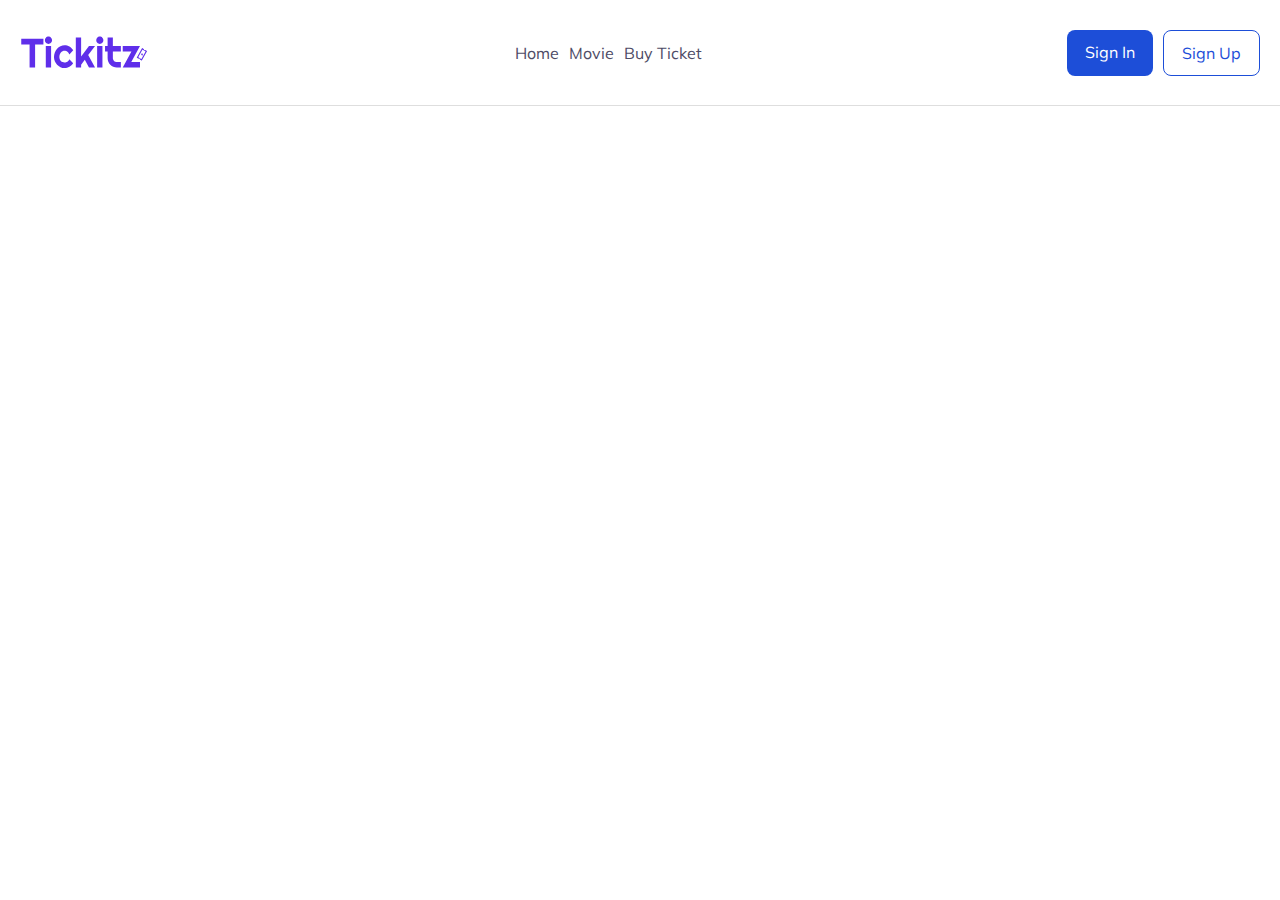
<file: components/navbar.html>
<!DOCTYPE html>
<html lang="en">
<head>
  <meta charset="UTF-8">
  <meta name="viewport" content="width=device-width, initial-scale=1.0">
  <link rel="preconnect" href="https://fonts.googleapis.com">
  <link rel="preconnect" href="https://fonts.gstatic.com" crossorigin>
  <link href="https://fonts.googleapis.com/css2?family=Fira+Code:wght@300..700&family=Mulish:ital,wght@0,200..1000;1,200..1000&display=swap" rel="stylesheet">
  <title>Navbar</title>
  <style>
  :root {
  --white: #ffffff;
  --lightgrey:#6E7191;
  --gray: #4E4B66;
  --black: #121212;
  --blue: #1D4ED8;
  }

  *{
    box-sizing: border-box;
    margin: 0;
    padding: 0;
    font-family: "Mulish", Verdana, Geneva, Tahoma, sans-serif;
  }
  header > nav {
    border-bottom: 1px solid #DEDEDE
  }
  header > nav > ul {
    list-style: none;
    display: flex;
    justify-content: space-between;
    align-items: center;
    padding: 27px 20px;
  }
  .nav-logo,
  .wrapper svg {
    cursor: pointer;
  }
  .isDisplayMobile {
    display: block;
  }
  .isDisplayDesktop {
    display: none;
  } 

@media screen and (min-width: 768px) {
  .isDisplayMobile {
    display: none;
  }
  .isDisplayDesktop {
    display: block;
  }
  
  header  .wrapper {
    list-style: none;
    display: flex;
    flex-direction: row;
    justify-content: space-between;
    align-items: center;
    padding: 27px 20px;
    /* border: 1px solid red; */
  }
  header  nav  ul {
    display: flex;
    list-style: none;
    gap: 10px;
  }
  header nav ul li a {
    text-decoration: none;
  }

  .nav-menu a {
    color: var(--gray);
  }
  .nav-menu a:hover {
    border-bottom: 2px solid rgb(91, 86, 86);
  }
  .signin-signup > a:first-child {
    background-color: var(--blue);
    padding: 12px 18px;
    border-radius: 8px;
    text-decoration: none;
  }
  .signin-signup > a:first-child:hover {
    background-color: #1d4fd8c5;
  }
  .signin-signup > a:first-child > li {
    color: var(--white);
  }
  .signin-signup > a:nth-child(2) {
    border: 1px solid var(--blue);
    color: var(--blue);
    padding: 12px 18px;
    border-radius: 8px;
    text-decoration: none;
  }
  .signin-signup > a:nth-child(2) > li {
    color: var(--blue);
  }
  .signin-signup > a:nth-child(2):hover {
    background-color: #7fa1ff4f;
    color: #1D4ED8;
  } 
  .isLoginShow {
    display: none;
  }
} 
  </style>
</head>
<body>
  <header>
    <nav class="isDisplayMobile">
      <ul class="wrapper">
        <li class="nav-logo"><svg width="93" height="37" viewBox="0 0 93 37" fill="none" xmlns="http://www.w3.org/2000/svg">
          <path d="M10.3011 29.4409H6.29262V12.7295H0.251953V8.54797H16.3277V12.7295H10.3011V29.4409ZM22.5646 9.59698C22.5646 9.96608 22.4946 10.3109 22.3543 10.6314C22.2236 10.952 22.0414 11.2337 21.8078 11.4765C21.5741 11.7096 21.2986 11.899 20.9809 12.0447C20.6725 12.1807 20.3408 12.2487 19.9857 12.2487C19.6307 12.2487 19.2943 12.1807 18.9766 12.0447C18.6683 11.899 18.3973 11.7096 18.1637 11.4765C17.9395 11.2337 17.7573 10.952 17.6171 10.6314C17.4863 10.3109 17.4209 9.96608 17.4209 9.59698C17.4209 9.2376 17.4863 8.89764 17.6171 8.57711C17.7573 8.24686 17.9395 7.96518 18.1637 7.73206C18.3973 7.48923 18.6683 7.29984 18.9766 7.16385C19.2943 7.01816 19.6307 6.94531 19.9857 6.94531C20.3408 6.94531 20.6725 7.01816 20.9809 7.16385C21.2986 7.29984 21.5741 7.48923 21.8078 7.73206C22.0414 7.96518 22.2236 8.24686 22.3543 8.57711C22.4946 8.89764 22.5646 9.2376 22.5646 9.59698ZM21.906 29.4409H18.0516V13.8368H21.906V29.4409ZM37.9536 16.9401L35.1504 19.8686C35.0103 19.4607 34.8188 19.0964 34.5758 18.7759C34.3329 18.4456 34.0574 18.1688 33.7489 17.9454C33.45 17.722 33.123 17.552 32.7678 17.4355C32.4129 17.3189 32.0483 17.2606 31.6746 17.2606C31.1514 17.2606 30.6562 17.3723 30.1891 17.5957C29.7312 17.8191 29.3293 18.1348 28.9837 18.5428C28.6473 18.941 28.3809 19.417 28.1848 19.9707C27.9887 20.5243 27.8905 21.1362 27.8905 21.8064C27.8905 22.3502 27.9887 22.8603 28.1848 23.3363C28.3809 23.8121 28.6473 24.2299 28.9837 24.5891C29.3293 24.9486 29.7312 25.2302 30.1891 25.4341C30.6562 25.6382 31.1514 25.7401 31.6746 25.7401C32.0483 25.7401 32.4081 25.6868 32.7539 25.58C33.0996 25.4731 33.4219 25.3225 33.721 25.1282C34.0293 24.9243 34.3002 24.6814 34.5339 24.3997C34.7767 24.1083 34.973 23.7878 35.1225 23.4381L37.9255 26.3667C37.5705 26.8913 37.1593 27.3623 36.6922 27.7799C36.2343 28.1976 35.7344 28.5521 35.1925 28.8435C34.66 29.1349 34.0947 29.3536 33.4967 29.4992C32.9081 29.6545 32.3007 29.7323 31.6746 29.7323C30.6189 29.7323 29.6238 29.5282 28.6894 29.1204C27.7644 28.7027 26.9515 28.1345 26.2507 27.4156C25.5592 26.6969 25.0127 25.8567 24.6108 24.8951C24.2091 23.9335 24.0082 22.904 24.0082 21.8064C24.0082 20.6116 24.2091 19.4947 24.6108 18.4554C25.0127 17.416 25.5592 16.5127 26.2507 15.7454C26.9515 14.9683 27.7644 14.3564 28.6894 13.9096C29.6238 13.4628 30.6189 13.2394 31.6746 13.2394C32.3007 13.2394 32.9127 13.322 33.5107 13.4871C34.118 13.6522 34.6927 13.895 35.2346 14.2156C35.7859 14.5264 36.2903 14.9101 36.7483 15.3666C37.2154 15.8231 37.6172 16.3476 37.9536 16.9401ZM43.6859 29.4409H39.8316V7.63007H43.6859V21.3838L49.3901 13.8659H53.7912L48.8157 20.364L53.7912 29.4409H49.3901L46.3489 23.7733L43.6859 27.4449V29.4409ZM59.8178 9.59698C59.8178 9.96608 59.7476 10.3109 59.6075 10.6314C59.4766 10.952 59.2944 11.2337 59.061 11.4765C58.8273 11.7096 58.5516 11.899 58.2339 12.0447C57.9257 12.1807 57.594 12.2487 57.2389 12.2487C56.8839 12.2487 56.5475 12.1807 56.2298 12.0447C55.9214 11.899 55.6504 11.7096 55.417 11.4765C55.1927 11.2337 55.0105 10.952 54.8703 10.6314C54.7396 10.3109 54.6741 9.96608 54.6741 9.59698C54.6741 9.2376 54.7396 8.89764 54.8703 8.57711C55.0105 8.24686 55.1927 7.96518 55.417 7.73206C55.6504 7.48923 55.9214 7.29984 56.2298 7.16385C56.5475 7.01816 56.8839 6.94531 57.2389 6.94531C57.594 6.94531 57.9257 7.01816 58.2339 7.16385C58.5516 7.29984 58.8273 7.48923 59.061 7.73206C59.2944 7.96518 59.4766 8.24686 59.6075 8.57711C59.7476 8.89764 59.8178 9.2376 59.8178 9.59698ZM59.159 29.4409H55.3048V13.8368H59.159V29.4409ZM69.6146 29.4409C68.6896 29.4409 67.8206 29.2613 67.0077 28.9018C66.1948 28.5328 65.4801 28.0325 64.8633 27.4011C64.256 26.76 63.7747 26.017 63.4197 25.172C63.074 24.3269 62.9012 23.4236 62.9012 22.462V17.8289H61.0371V13.8659H62.9012V7.63007H66.7134V13.8659H72.5158V17.8289H66.7134V22.462C66.7134 22.8798 66.788 23.273 66.9377 23.6422C67.0871 24.0015 67.2926 24.3172 67.5542 24.5891C67.816 24.8612 68.1243 25.0797 68.4792 25.2448C68.8344 25.4003 69.2127 25.4779 69.6146 25.4779H72.5158V29.4409H69.6146ZM86.3911 29.4409H73.8754L80.1963 17.8289H73.8754V13.8659H86.3911L80.0702 25.4779H86.3911V29.4409Z" fill="#5F2EEA"/>
          <path d="M91.4221 17.3556C91.4191 17.3538 91.4158 17.3528 91.4128 17.3512L90.1611 16.5995C90.0832 16.6918 89.9768 16.7532 89.8601 16.7732C89.7436 16.7931 89.624 16.7705 89.5216 16.7091C89.4192 16.6476 89.3404 16.5511 89.2986 16.4361C89.2571 16.321 89.255 16.1945 89.2931 16.0781L88.0326 15.3212C87.9988 15.301 87.9586 15.2955 87.9209 15.306C87.8832 15.3165 87.8508 15.3421 87.8313 15.3773L84.0893 22.1153L84.0891 22.1157C84.0794 22.133 84.073 22.1523 84.0706 22.1722C84.0681 22.1922 84.0694 22.2123 84.0744 22.2318C84.0794 22.2513 84.088 22.2694 84.0998 22.2855C84.1115 22.3015 84.1262 22.3148 84.1431 22.3249L85.4039 23.0808C85.482 22.9887 85.5882 22.9275 85.7047 22.9074C85.8213 22.8875 85.9409 22.9102 86.0433 22.9714C86.1456 23.0329 86.2243 23.1292 86.266 23.244C86.3079 23.3587 86.31 23.4851 86.2725 23.6014L87.5171 24.3476C87.5221 24.3516 87.5269 24.3558 87.5324 24.3591C87.5492 24.3693 87.5676 24.3756 87.5869 24.3784C87.6061 24.381 87.6256 24.3796 87.6442 24.3745C87.6629 24.3693 87.6803 24.3603 87.6958 24.348C87.7111 24.3359 87.724 24.3205 87.7337 24.303V24.3032L91.4759 17.5648C91.4857 17.5474 91.492 17.5282 91.4945 17.5082C91.497 17.4883 91.4958 17.468 91.4907 17.4486C91.4857 17.4291 91.4771 17.4109 91.4654 17.395C91.4535 17.379 91.4388 17.3656 91.4221 17.3556ZM90.349 17.8786L87.4318 23.1314C87.422 23.1489 87.4092 23.1642 87.3939 23.1763C87.3786 23.1887 87.361 23.1976 87.3424 23.2028C87.3236 23.208 87.3041 23.2093 87.285 23.2068C87.2658 23.2042 87.2473 23.1976 87.2305 23.1875L85.2702 22.0108C85.2533 22.0007 85.2386 21.9874 85.2269 21.9714C85.2151 21.9555 85.2065 21.9372 85.2015 21.9179C85.1965 21.8984 85.1952 21.8781 85.1977 21.8582C85.2003 21.8384 85.2065 21.8191 85.2162 21.8018L88.1335 16.549C88.153 16.5138 88.1851 16.4882 88.2228 16.4777C88.2605 16.4672 88.3007 16.4726 88.3346 16.4929L90.2952 17.6697C90.3119 17.6797 90.3266 17.6931 90.3383 17.709C90.3502 17.7249 90.3588 17.7431 90.3637 17.7625C90.3687 17.782 90.3701 17.8022 90.3676 17.8221C90.3649 17.842 90.3588 17.8613 90.349 17.8786Z" fill="#5F2EEA"/>
          <path d="M88.7779 19.7004L88.157 19.5802L88.0697 18.9627C88.0684 18.9536 88.0644 18.9451 88.0583 18.9385C88.0521 18.9318 88.0441 18.9273 88.0355 18.9256C88.0267 18.9239 88.0177 18.925 88.0097 18.9288C88.0016 18.9326 87.9949 18.939 87.9903 18.9469L87.6893 19.4895L87.0837 19.3724C87.0751 19.3707 87.0661 19.3719 87.0581 19.3757C87.05 19.3796 87.0433 19.3859 87.0389 19.3939C87.0345 19.4018 87.0326 19.411 87.0334 19.4201C87.0341 19.4293 87.0376 19.4379 87.0433 19.4449L87.4438 19.932L87.1424 20.4745C87.138 20.4826 87.1361 20.4918 87.1371 20.5009C87.1378 20.5103 87.1415 20.5191 87.1472 20.526C87.153 20.533 87.1608 20.5378 87.1694 20.54C87.178 20.5421 87.187 20.5416 87.1953 20.5382L87.7529 20.3081L88.1635 20.8075C88.1692 20.8143 88.1769 20.8192 88.1855 20.8214C88.1939 20.8236 88.2029 20.823 88.2111 20.8198C88.2194 20.8166 88.2263 20.8109 88.2312 20.8033C88.2362 20.7957 88.2389 20.7868 88.2387 20.7776L88.228 20.108L88.791 19.7827C88.7986 19.7782 88.8049 19.7714 88.8087 19.7632C88.8126 19.7549 88.8139 19.7457 88.8126 19.7366C88.811 19.7276 88.8068 19.7193 88.8007 19.7129C88.7946 19.7064 88.7866 19.702 88.7779 19.7004Z" fill="#5F2EEA"/>
          </svg>
          </li>
        <li class="nav-hamburger">
          <svg width="24" height="24" viewBox="0 0 24 24" fill="none" xmlns="http://www.w3.org/2000/svg">
            <path d="M4 6C4 5.73478 4.10536 5.48043 4.29289 5.29289C4.48043 5.10536 4.73478 5 5 5H19C19.2652 5 19.5196 5.10536 19.7071 5.29289C19.8946 5.48043 20 5.73478 20 6C20 6.26522 19.8946 6.51957 19.7071 6.70711C19.5196 6.89464 19.2652 7 19 7H5C4.73478 7 4.48043 6.89464 4.29289 6.70711C4.10536 6.51957 4 6.26522 4 6Z" fill="black"/>
            <path d="M4 18C4 17.7348 4.10536 17.4804 4.29289 17.2929C4.48043 17.1054 4.73478 17 5 17H19C19.2652 17 19.5196 17.1054 19.7071 17.2929C19.8946 17.4804 20 17.7348 20 18C20 18.2652 19.8946 18.5196 19.7071 18.7071C19.5196 18.8946 19.2652 19 19 19H5C4.73478 19 4.48043 18.8946 4.29289 18.7071C4.10536 18.5196 4 18.2652 4 18Z" fill="black"/>
            <path d="M11 11C10.7348 11 10.4804 11.1054 10.2929 11.2929C10.1054 11.4804 10 11.7348 10 12C10 12.2652 10.1054 12.5196 10.2929 12.7071C10.4804 12.8946 10.7348 13 11 13H19C19.2652 13 19.5196 12.8946 19.7071 12.7071C19.8946 12.5196 20 12.2652 20 12C20 11.7348 19.8946 11.4804 19.7071 11.2929C19.5196 11.1054 19.2652 11 19 11H11Z" fill="black"/>
          </svg>          
        </li>
      </ul>
    </nav>
    <nav class="isDisplayDesktop">
      <div class="wrapper">
        <svg width="130" height="51" viewBox="0 0 93 37" fill="none" xmlns="http://www.w3.org/2000/svg">
          <path d="M10.3011 29.4409H6.29262V12.7295H0.251953V8.54797H16.3277V12.7295H10.3011V29.4409ZM22.5646 9.59698C22.5646 9.96608 22.4946 10.3109 22.3543 10.6314C22.2236 10.952 22.0414 11.2337 21.8078 11.4765C21.5741 11.7096 21.2986 11.899 20.9809 12.0447C20.6725 12.1807 20.3408 12.2487 19.9857 12.2487C19.6307 12.2487 19.2943 12.1807 18.9766 12.0447C18.6683 11.899 18.3973 11.7096 18.1637 11.4765C17.9395 11.2337 17.7573 10.952 17.6171 10.6314C17.4863 10.3109 17.4209 9.96608 17.4209 9.59698C17.4209 9.2376 17.4863 8.89764 17.6171 8.57711C17.7573 8.24686 17.9395 7.96518 18.1637 7.73206C18.3973 7.48923 18.6683 7.29984 18.9766 7.16385C19.2943 7.01816 19.6307 6.94531 19.9857 6.94531C20.3408 6.94531 20.6725 7.01816 20.9809 7.16385C21.2986 7.29984 21.5741 7.48923 21.8078 7.73206C22.0414 7.96518 22.2236 8.24686 22.3543 8.57711C22.4946 8.89764 22.5646 9.2376 22.5646 9.59698ZM21.906 29.4409H18.0516V13.8368H21.906V29.4409ZM37.9536 16.9401L35.1504 19.8686C35.0103 19.4607 34.8188 19.0964 34.5758 18.7759C34.3329 18.4456 34.0574 18.1688 33.7489 17.9454C33.45 17.722 33.123 17.552 32.7678 17.4355C32.4129 17.3189 32.0483 17.2606 31.6746 17.2606C31.1514 17.2606 30.6562 17.3723 30.1891 17.5957C29.7312 17.8191 29.3293 18.1348 28.9837 18.5428C28.6473 18.941 28.3809 19.417 28.1848 19.9707C27.9887 20.5243 27.8905 21.1362 27.8905 21.8064C27.8905 22.3502 27.9887 22.8603 28.1848 23.3363C28.3809 23.8121 28.6473 24.2299 28.9837 24.5891C29.3293 24.9486 29.7312 25.2302 30.1891 25.4341C30.6562 25.6382 31.1514 25.7401 31.6746 25.7401C32.0483 25.7401 32.4081 25.6868 32.7539 25.58C33.0996 25.4731 33.4219 25.3225 33.721 25.1282C34.0293 24.9243 34.3002 24.6814 34.5339 24.3997C34.7767 24.1083 34.973 23.7878 35.1225 23.4381L37.9255 26.3667C37.5705 26.8913 37.1593 27.3623 36.6922 27.7799C36.2343 28.1976 35.7344 28.5521 35.1925 28.8435C34.66 29.1349 34.0947 29.3536 33.4967 29.4992C32.9081 29.6545 32.3007 29.7323 31.6746 29.7323C30.6189 29.7323 29.6238 29.5282 28.6894 29.1204C27.7644 28.7027 26.9515 28.1345 26.2507 27.4156C25.5592 26.6969 25.0127 25.8567 24.6108 24.8951C24.2091 23.9335 24.0082 22.904 24.0082 21.8064C24.0082 20.6116 24.2091 19.4947 24.6108 18.4554C25.0127 17.416 25.5592 16.5127 26.2507 15.7454C26.9515 14.9683 27.7644 14.3564 28.6894 13.9096C29.6238 13.4628 30.6189 13.2394 31.6746 13.2394C32.3007 13.2394 32.9127 13.322 33.5107 13.4871C34.118 13.6522 34.6927 13.895 35.2346 14.2156C35.7859 14.5264 36.2903 14.9101 36.7483 15.3666C37.2154 15.8231 37.6172 16.3476 37.9536 16.9401ZM43.6859 29.4409H39.8316V7.63007H43.6859V21.3838L49.3901 13.8659H53.7912L48.8157 20.364L53.7912 29.4409H49.3901L46.3489 23.7733L43.6859 27.4449V29.4409ZM59.8178 9.59698C59.8178 9.96608 59.7476 10.3109 59.6075 10.6314C59.4766 10.952 59.2944 11.2337 59.061 11.4765C58.8273 11.7096 58.5516 11.899 58.2339 12.0447C57.9257 12.1807 57.594 12.2487 57.2389 12.2487C56.8839 12.2487 56.5475 12.1807 56.2298 12.0447C55.9214 11.899 55.6504 11.7096 55.417 11.4765C55.1927 11.2337 55.0105 10.952 54.8703 10.6314C54.7396 10.3109 54.6741 9.96608 54.6741 9.59698C54.6741 9.2376 54.7396 8.89764 54.8703 8.57711C55.0105 8.24686 55.1927 7.96518 55.417 7.73206C55.6504 7.48923 55.9214 7.29984 56.2298 7.16385C56.5475 7.01816 56.8839 6.94531 57.2389 6.94531C57.594 6.94531 57.9257 7.01816 58.2339 7.16385C58.5516 7.29984 58.8273 7.48923 59.061 7.73206C59.2944 7.96518 59.4766 8.24686 59.6075 8.57711C59.7476 8.89764 59.8178 9.2376 59.8178 9.59698ZM59.159 29.4409H55.3048V13.8368H59.159V29.4409ZM69.6146 29.4409C68.6896 29.4409 67.8206 29.2613 67.0077 28.9018C66.1948 28.5328 65.4801 28.0325 64.8633 27.4011C64.256 26.76 63.7747 26.017 63.4197 25.172C63.074 24.3269 62.9012 23.4236 62.9012 22.462V17.8289H61.0371V13.8659H62.9012V7.63007H66.7134V13.8659H72.5158V17.8289H66.7134V22.462C66.7134 22.8798 66.788 23.273 66.9377 23.6422C67.0871 24.0015 67.2926 24.3172 67.5542 24.5891C67.816 24.8612 68.1243 25.0797 68.4792 25.2448C68.8344 25.4003 69.2127 25.4779 69.6146 25.4779H72.5158V29.4409H69.6146ZM86.3911 29.4409H73.8754L80.1963 17.8289H73.8754V13.8659H86.3911L80.0702 25.4779H86.3911V29.4409Z" fill="#5F2EEA"/>
          <path d="M91.4221 17.3556C91.4191 17.3538 91.4158 17.3528 91.4128 17.3512L90.1611 16.5995C90.0832 16.6918 89.9768 16.7532 89.8601 16.7732C89.7436 16.7931 89.624 16.7705 89.5216 16.7091C89.4192 16.6476 89.3404 16.5511 89.2986 16.4361C89.2571 16.321 89.255 16.1945 89.2931 16.0781L88.0326 15.3212C87.9988 15.301 87.9586 15.2955 87.9209 15.306C87.8832 15.3165 87.8508 15.3421 87.8313 15.3773L84.0893 22.1153L84.0891 22.1157C84.0794 22.133 84.073 22.1523 84.0706 22.1722C84.0681 22.1922 84.0694 22.2123 84.0744 22.2318C84.0794 22.2513 84.088 22.2694 84.0998 22.2855C84.1115 22.3015 84.1262 22.3148 84.1431 22.3249L85.4039 23.0808C85.482 22.9887 85.5882 22.9275 85.7047 22.9074C85.8213 22.8875 85.9409 22.9102 86.0433 22.9714C86.1456 23.0329 86.2243 23.1292 86.266 23.244C86.3079 23.3587 86.31 23.4851 86.2725 23.6014L87.5171 24.3476C87.5221 24.3516 87.5269 24.3558 87.5324 24.3591C87.5492 24.3693 87.5676 24.3756 87.5869 24.3784C87.6061 24.381 87.6256 24.3796 87.6442 24.3745C87.6629 24.3693 87.6803 24.3603 87.6958 24.348C87.7111 24.3359 87.724 24.3205 87.7337 24.303V24.3032L91.4759 17.5648C91.4857 17.5474 91.492 17.5282 91.4945 17.5082C91.497 17.4883 91.4958 17.468 91.4907 17.4486C91.4857 17.4291 91.4771 17.4109 91.4654 17.395C91.4535 17.379 91.4388 17.3656 91.4221 17.3556ZM90.349 17.8786L87.4318 23.1314C87.422 23.1489 87.4092 23.1642 87.3939 23.1763C87.3786 23.1887 87.361 23.1976 87.3424 23.2028C87.3236 23.208 87.3041 23.2093 87.285 23.2068C87.2658 23.2042 87.2473 23.1976 87.2305 23.1875L85.2702 22.0108C85.2533 22.0007 85.2386 21.9874 85.2269 21.9714C85.2151 21.9555 85.2065 21.9372 85.2015 21.9179C85.1965 21.8984 85.1952 21.8781 85.1977 21.8582C85.2003 21.8384 85.2065 21.8191 85.2162 21.8018L88.1335 16.549C88.153 16.5138 88.1851 16.4882 88.2228 16.4777C88.2605 16.4672 88.3007 16.4726 88.3346 16.4929L90.2952 17.6697C90.3119 17.6797 90.3266 17.6931 90.3383 17.709C90.3502 17.7249 90.3588 17.7431 90.3637 17.7625C90.3687 17.782 90.3701 17.8022 90.3676 17.8221C90.3649 17.842 90.3588 17.8613 90.349 17.8786Z" fill="#5F2EEA"/>
          <path d="M88.7779 19.7004L88.157 19.5802L88.0697 18.9627C88.0684 18.9536 88.0644 18.9451 88.0583 18.9385C88.0521 18.9318 88.0441 18.9273 88.0355 18.9256C88.0267 18.9239 88.0177 18.925 88.0097 18.9288C88.0016 18.9326 87.9949 18.939 87.9903 18.9469L87.6893 19.4895L87.0837 19.3724C87.0751 19.3707 87.0661 19.3719 87.0581 19.3757C87.05 19.3796 87.0433 19.3859 87.0389 19.3939C87.0345 19.4018 87.0326 19.411 87.0334 19.4201C87.0341 19.4293 87.0376 19.4379 87.0433 19.4449L87.4438 19.932L87.1424 20.4745C87.138 20.4826 87.1361 20.4918 87.1371 20.5009C87.1378 20.5103 87.1415 20.5191 87.1472 20.526C87.153 20.533 87.1608 20.5378 87.1694 20.54C87.178 20.5421 87.187 20.5416 87.1953 20.5382L87.7529 20.3081L88.1635 20.8075C88.1692 20.8143 88.1769 20.8192 88.1855 20.8214C88.1939 20.8236 88.2029 20.823 88.2111 20.8198C88.2194 20.8166 88.2263 20.8109 88.2312 20.8033C88.2362 20.7957 88.2389 20.7868 88.2387 20.7776L88.228 20.108L88.791 19.7827C88.7986 19.7782 88.8049 19.7714 88.8087 19.7632C88.8126 19.7549 88.8139 19.7457 88.8126 19.7366C88.811 19.7276 88.8068 19.7193 88.8007 19.7129C88.7946 19.7064 88.7866 19.702 88.7779 19.7004Z" fill="#5F2EEA"/>
        </svg>
        <ul class="nav-menu">
          <li><a href="#">Home</a></li>
          <li><a href="#">Movie</a></li>
          <li><a href="#">Buy Ticket</a></li>
        </ul>
        <ul class="isLoginShow">
          <li>Location</li>
          <li>
            <svg width="24" height="24" viewBox="0 0 24 24" fill="none" xmlns="http://www.w3.org/2000/svg">
              <path d="M10 18C11.775 17.9996 13.4988 17.4054 14.897 16.312L19.293 20.708L20.707 19.294L16.311 14.898C17.405 13.4997 17.9996 11.7754 18 10C18 5.589 14.411 2 10 2C5.589 2 2 5.589 2 10C2 14.411 5.589 18 10 18ZM10 4C13.309 4 16 6.691 16 10C16 13.309 13.309 16 10 16C6.691 16 4 13.309 4 10C4 6.691 6.691 4 10 4Z" fill="#414141"/>
            </svg>
          </li>
          <li><img src="./profile-picture.png" alt="profile-picture"></li>
        </ul>
        <ul class="signin-signup">
          <a href="../login/login.html"><li>Sign In</li></a>
          <a href="../register/register.html">Sign Up</a>
        </ul>
      </div>
    </nav>
  </header>
</body>
<script></script>
</html>
</file>
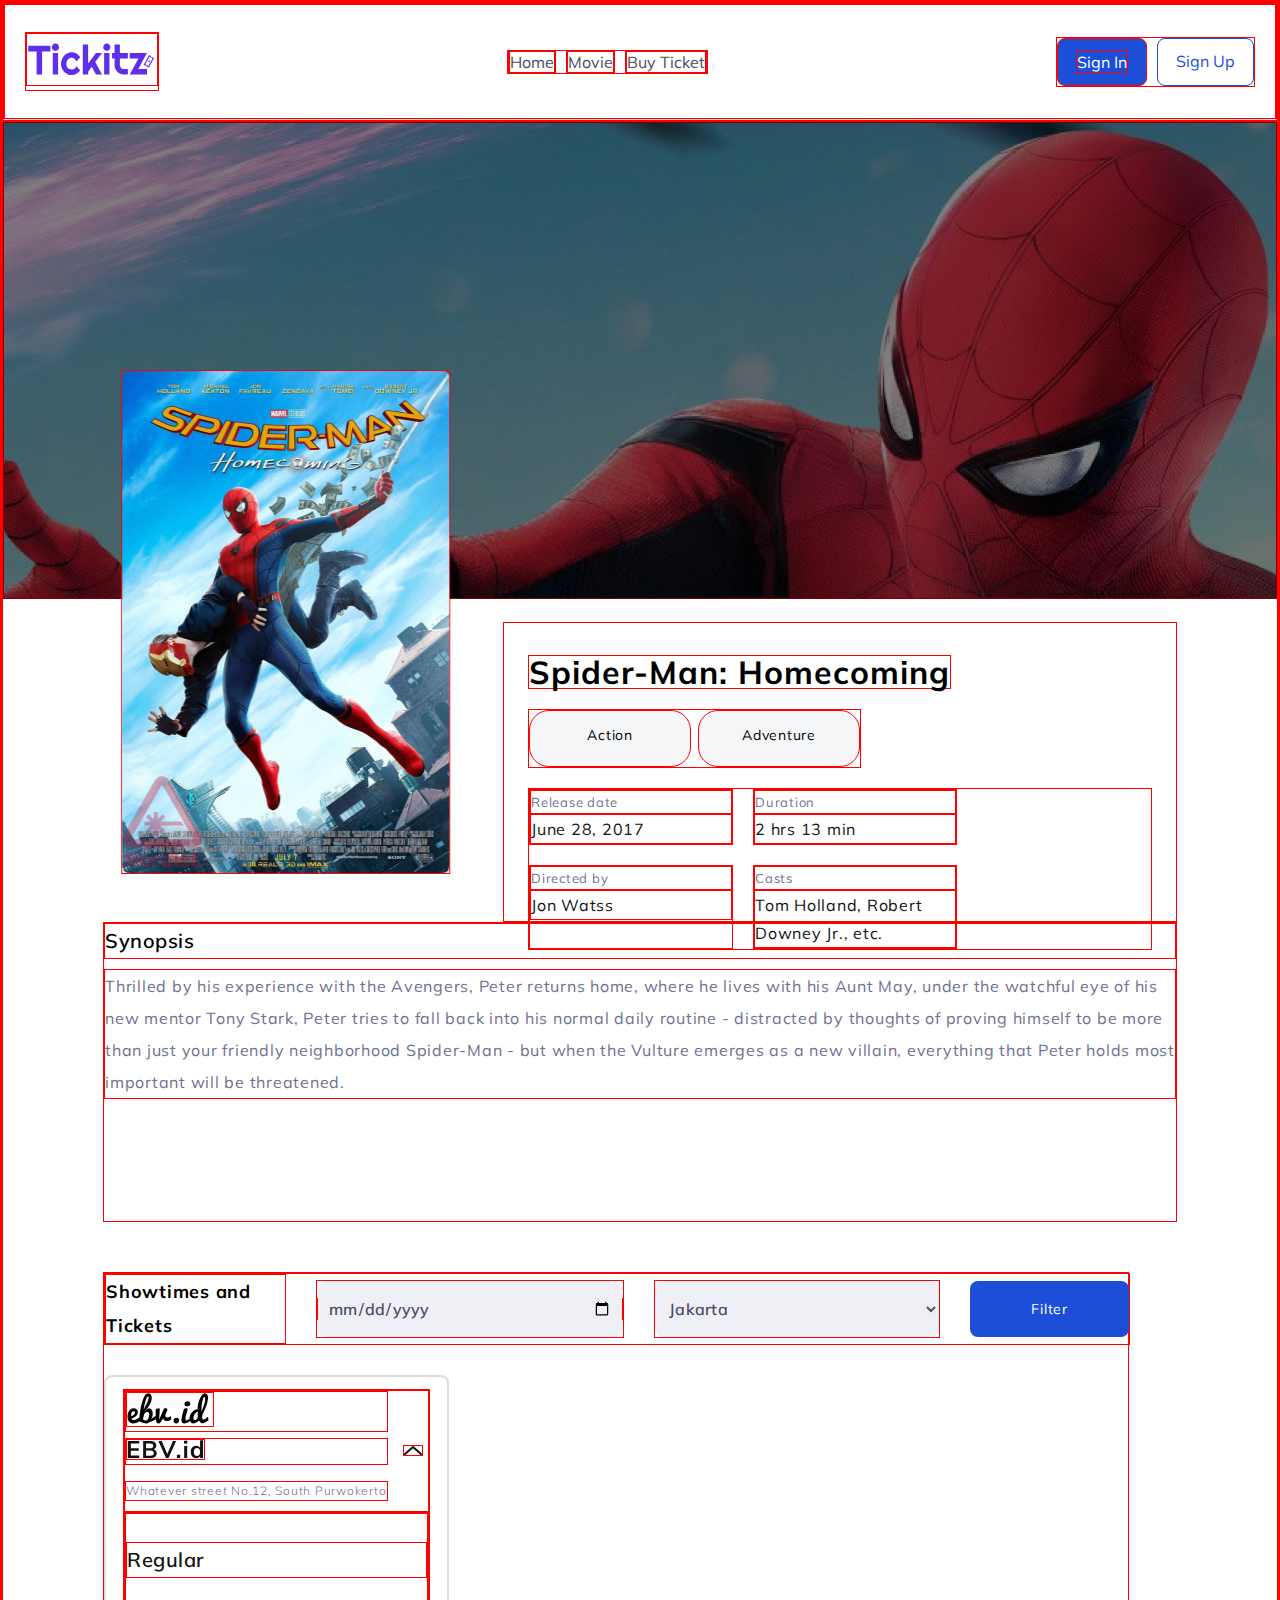
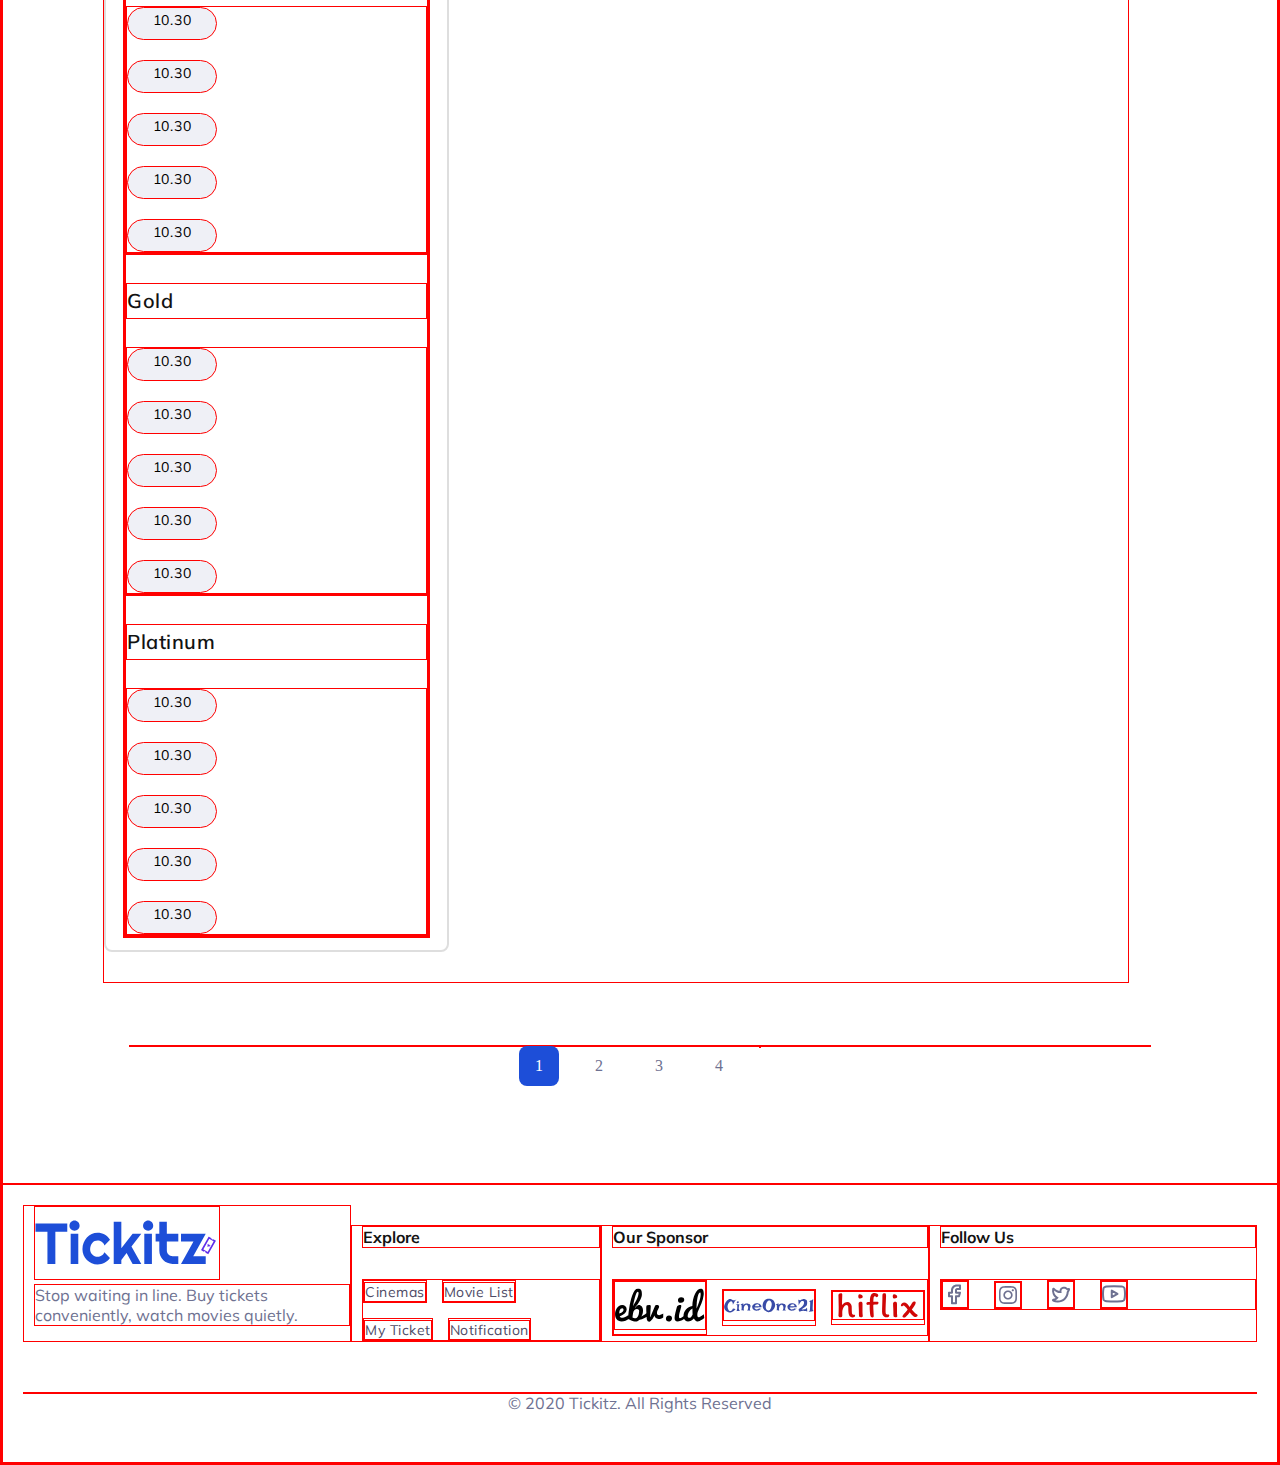
<file: detail/detail.html>
<!DOCTYPE html>
<html lang="en">
  <head>
    <meta charset="UTF-8" />
    <meta name="viewport" content="width=device-width, initial-scale=1.0" />
    <link rel="preconnect" href="https://fonts.googleapis.com" />
    <link rel="preconnect" href="https://fonts.gstatic.com" crossorigin />
    <link
      href="https://fonts.googleapis.com/css2?family=Fira+Code:wght@300..700&family=Mulish:ital,wght@0,200..1000;1,200..1000&display=swap"
      rel="stylesheet"
    />
    <link rel="stylesheet" href="./detail.css" />
    <title>Detail</title>
  </head>
  <body>
    <header>
      <nav class="isDisplayMobile">
        <ul class="wrapper">
          <li class="nav-logo">
            <a href="./home.html">
              <svg
                width="93"
                height="37"
                viewBox="0 0 93 37"
                fill="none"
                xmlns="http://www.w3.org/2000/svg"
              >
                <path
                  d="M10.3011 29.4409H6.29262V12.7295H0.251953V8.54797H16.3277V12.7295H10.3011V29.4409ZM22.5646 9.59698C22.5646 9.96608 22.4946 10.3109 22.3543 10.6314C22.2236 10.952 22.0414 11.2337 21.8078 11.4765C21.5741 11.7096 21.2986 11.899 20.9809 12.0447C20.6725 12.1807 20.3408 12.2487 19.9857 12.2487C19.6307 12.2487 19.2943 12.1807 18.9766 12.0447C18.6683 11.899 18.3973 11.7096 18.1637 11.4765C17.9395 11.2337 17.7573 10.952 17.6171 10.6314C17.4863 10.3109 17.4209 9.96608 17.4209 9.59698C17.4209 9.2376 17.4863 8.89764 17.6171 8.57711C17.7573 8.24686 17.9395 7.96518 18.1637 7.73206C18.3973 7.48923 18.6683 7.29984 18.9766 7.16385C19.2943 7.01816 19.6307 6.94531 19.9857 6.94531C20.3408 6.94531 20.6725 7.01816 20.9809 7.16385C21.2986 7.29984 21.5741 7.48923 21.8078 7.73206C22.0414 7.96518 22.2236 8.24686 22.3543 8.57711C22.4946 8.89764 22.5646 9.2376 22.5646 9.59698ZM21.906 29.4409H18.0516V13.8368H21.906V29.4409ZM37.9536 16.9401L35.1504 19.8686C35.0103 19.4607 34.8188 19.0964 34.5758 18.7759C34.3329 18.4456 34.0574 18.1688 33.7489 17.9454C33.45 17.722 33.123 17.552 32.7678 17.4355C32.4129 17.3189 32.0483 17.2606 31.6746 17.2606C31.1514 17.2606 30.6562 17.3723 30.1891 17.5957C29.7312 17.8191 29.3293 18.1348 28.9837 18.5428C28.6473 18.941 28.3809 19.417 28.1848 19.9707C27.9887 20.5243 27.8905 21.1362 27.8905 21.8064C27.8905 22.3502 27.9887 22.8603 28.1848 23.3363C28.3809 23.8121 28.6473 24.2299 28.9837 24.5891C29.3293 24.9486 29.7312 25.2302 30.1891 25.4341C30.6562 25.6382 31.1514 25.7401 31.6746 25.7401C32.0483 25.7401 32.4081 25.6868 32.7539 25.58C33.0996 25.4731 33.4219 25.3225 33.721 25.1282C34.0293 24.9243 34.3002 24.6814 34.5339 24.3997C34.7767 24.1083 34.973 23.7878 35.1225 23.4381L37.9255 26.3667C37.5705 26.8913 37.1593 27.3623 36.6922 27.7799C36.2343 28.1976 35.7344 28.5521 35.1925 28.8435C34.66 29.1349 34.0947 29.3536 33.4967 29.4992C32.9081 29.6545 32.3007 29.7323 31.6746 29.7323C30.6189 29.7323 29.6238 29.5282 28.6894 29.1204C27.7644 28.7027 26.9515 28.1345 26.2507 27.4156C25.5592 26.6969 25.0127 25.8567 24.6108 24.8951C24.2091 23.9335 24.0082 22.904 24.0082 21.8064C24.0082 20.6116 24.2091 19.4947 24.6108 18.4554C25.0127 17.416 25.5592 16.5127 26.2507 15.7454C26.9515 14.9683 27.7644 14.3564 28.6894 13.9096C29.6238 13.4628 30.6189 13.2394 31.6746 13.2394C32.3007 13.2394 32.9127 13.322 33.5107 13.4871C34.118 13.6522 34.6927 13.895 35.2346 14.2156C35.7859 14.5264 36.2903 14.9101 36.7483 15.3666C37.2154 15.8231 37.6172 16.3476 37.9536 16.9401ZM43.6859 29.4409H39.8316V7.63007H43.6859V21.3838L49.3901 13.8659H53.7912L48.8157 20.364L53.7912 29.4409H49.3901L46.3489 23.7733L43.6859 27.4449V29.4409ZM59.8178 9.59698C59.8178 9.96608 59.7476 10.3109 59.6075 10.6314C59.4766 10.952 59.2944 11.2337 59.061 11.4765C58.8273 11.7096 58.5516 11.899 58.2339 12.0447C57.9257 12.1807 57.594 12.2487 57.2389 12.2487C56.8839 12.2487 56.5475 12.1807 56.2298 12.0447C55.9214 11.899 55.6504 11.7096 55.417 11.4765C55.1927 11.2337 55.0105 10.952 54.8703 10.6314C54.7396 10.3109 54.6741 9.96608 54.6741 9.59698C54.6741 9.2376 54.7396 8.89764 54.8703 8.57711C55.0105 8.24686 55.1927 7.96518 55.417 7.73206C55.6504 7.48923 55.9214 7.29984 56.2298 7.16385C56.5475 7.01816 56.8839 6.94531 57.2389 6.94531C57.594 6.94531 57.9257 7.01816 58.2339 7.16385C58.5516 7.29984 58.8273 7.48923 59.061 7.73206C59.2944 7.96518 59.4766 8.24686 59.6075 8.57711C59.7476 8.89764 59.8178 9.2376 59.8178 9.59698ZM59.159 29.4409H55.3048V13.8368H59.159V29.4409ZM69.6146 29.4409C68.6896 29.4409 67.8206 29.2613 67.0077 28.9018C66.1948 28.5328 65.4801 28.0325 64.8633 27.4011C64.256 26.76 63.7747 26.017 63.4197 25.172C63.074 24.3269 62.9012 23.4236 62.9012 22.462V17.8289H61.0371V13.8659H62.9012V7.63007H66.7134V13.8659H72.5158V17.8289H66.7134V22.462C66.7134 22.8798 66.788 23.273 66.9377 23.6422C67.0871 24.0015 67.2926 24.3172 67.5542 24.5891C67.816 24.8612 68.1243 25.0797 68.4792 25.2448C68.8344 25.4003 69.2127 25.4779 69.6146 25.4779H72.5158V29.4409H69.6146ZM86.3911 29.4409H73.8754L80.1963 17.8289H73.8754V13.8659H86.3911L80.0702 25.4779H86.3911V29.4409Z"
                  fill="#5F2EEA"
                />
                <path
                  d="M91.4221 17.3556C91.4191 17.3538 91.4158 17.3528 91.4128 17.3512L90.1611 16.5995C90.0832 16.6918 89.9768 16.7532 89.8601 16.7732C89.7436 16.7931 89.624 16.7705 89.5216 16.7091C89.4192 16.6476 89.3404 16.5511 89.2986 16.4361C89.2571 16.321 89.255 16.1945 89.2931 16.0781L88.0326 15.3212C87.9988 15.301 87.9586 15.2955 87.9209 15.306C87.8832 15.3165 87.8508 15.3421 87.8313 15.3773L84.0893 22.1153L84.0891 22.1157C84.0794 22.133 84.073 22.1523 84.0706 22.1722C84.0681 22.1922 84.0694 22.2123 84.0744 22.2318C84.0794 22.2513 84.088 22.2694 84.0998 22.2855C84.1115 22.3015 84.1262 22.3148 84.1431 22.3249L85.4039 23.0808C85.482 22.9887 85.5882 22.9275 85.7047 22.9074C85.8213 22.8875 85.9409 22.9102 86.0433 22.9714C86.1456 23.0329 86.2243 23.1292 86.266 23.244C86.3079 23.3587 86.31 23.4851 86.2725 23.6014L87.5171 24.3476C87.5221 24.3516 87.5269 24.3558 87.5324 24.3591C87.5492 24.3693 87.5676 24.3756 87.5869 24.3784C87.6061 24.381 87.6256 24.3796 87.6442 24.3745C87.6629 24.3693 87.6803 24.3603 87.6958 24.348C87.7111 24.3359 87.724 24.3205 87.7337 24.303V24.3032L91.4759 17.5648C91.4857 17.5474 91.492 17.5282 91.4945 17.5082C91.497 17.4883 91.4958 17.468 91.4907 17.4486C91.4857 17.4291 91.4771 17.4109 91.4654 17.395C91.4535 17.379 91.4388 17.3656 91.4221 17.3556ZM90.349 17.8786L87.4318 23.1314C87.422 23.1489 87.4092 23.1642 87.3939 23.1763C87.3786 23.1887 87.361 23.1976 87.3424 23.2028C87.3236 23.208 87.3041 23.2093 87.285 23.2068C87.2658 23.2042 87.2473 23.1976 87.2305 23.1875L85.2702 22.0108C85.2533 22.0007 85.2386 21.9874 85.2269 21.9714C85.2151 21.9555 85.2065 21.9372 85.2015 21.9179C85.1965 21.8984 85.1952 21.8781 85.1977 21.8582C85.2003 21.8384 85.2065 21.8191 85.2162 21.8018L88.1335 16.549C88.153 16.5138 88.1851 16.4882 88.2228 16.4777C88.2605 16.4672 88.3007 16.4726 88.3346 16.4929L90.2952 17.6697C90.3119 17.6797 90.3266 17.6931 90.3383 17.709C90.3502 17.7249 90.3588 17.7431 90.3637 17.7625C90.3687 17.782 90.3701 17.8022 90.3676 17.8221C90.3649 17.842 90.3588 17.8613 90.349 17.8786Z"
                  fill="#5F2EEA"
                />
                <path
                  d="M88.7779 19.7004L88.157 19.5802L88.0697 18.9627C88.0684 18.9536 88.0644 18.9451 88.0583 18.9385C88.0521 18.9318 88.0441 18.9273 88.0355 18.9256C88.0267 18.9239 88.0177 18.925 88.0097 18.9288C88.0016 18.9326 87.9949 18.939 87.9903 18.9469L87.6893 19.4895L87.0837 19.3724C87.0751 19.3707 87.0661 19.3719 87.0581 19.3757C87.05 19.3796 87.0433 19.3859 87.0389 19.3939C87.0345 19.4018 87.0326 19.411 87.0334 19.4201C87.0341 19.4293 87.0376 19.4379 87.0433 19.4449L87.4438 19.932L87.1424 20.4745C87.138 20.4826 87.1361 20.4918 87.1371 20.5009C87.1378 20.5103 87.1415 20.5191 87.1472 20.526C87.153 20.533 87.1608 20.5378 87.1694 20.54C87.178 20.5421 87.187 20.5416 87.1953 20.5382L87.7529 20.3081L88.1635 20.8075C88.1692 20.8143 88.1769 20.8192 88.1855 20.8214C88.1939 20.8236 88.2029 20.823 88.2111 20.8198C88.2194 20.8166 88.2263 20.8109 88.2312 20.8033C88.2362 20.7957 88.2389 20.7868 88.2387 20.7776L88.228 20.108L88.791 19.7827C88.7986 19.7782 88.8049 19.7714 88.8087 19.7632C88.8126 19.7549 88.8139 19.7457 88.8126 19.7366C88.811 19.7276 88.8068 19.7193 88.8007 19.7129C88.7946 19.7064 88.7866 19.702 88.7779 19.7004Z"
                  fill="#5F2EEA"
                />
              </svg>
            </a>
          </li>
          <li class="nav-hamburger">
            <svg
              width="24"
              height="24"
              viewBox="0 0 24 24"
              fill="none"
              xmlns="http://www.w3.org/2000/svg"
            >
              <path
                d="M4 6C4 5.73478 4.10536 5.48043 4.29289 5.29289C4.48043 5.10536 4.73478 5 5 5H19C19.2652 5 19.5196 5.10536 19.7071 5.29289C19.8946 5.48043 20 5.73478 20 6C20 6.26522 19.8946 6.51957 19.7071 6.70711C19.5196 6.89464 19.2652 7 19 7H5C4.73478 7 4.48043 6.89464 4.29289 6.70711C4.10536 6.51957 4 6.26522 4 6Z"
                fill="black"
              />
              <path
                d="M4 18C4 17.7348 4.10536 17.4804 4.29289 17.2929C4.48043 17.1054 4.73478 17 5 17H19C19.2652 17 19.5196 17.1054 19.7071 17.2929C19.8946 17.4804 20 17.7348 20 18C20 18.2652 19.8946 18.5196 19.7071 18.7071C19.5196 18.8946 19.2652 19 19 19H5C4.73478 19 4.48043 18.8946 4.29289 18.7071C4.10536 18.5196 4 18.2652 4 18Z"
                fill="black"
              />
              <path
                d="M11 11C10.7348 11 10.4804 11.1054 10.2929 11.2929C10.1054 11.4804 10 11.7348 10 12C10 12.2652 10.1054 12.5196 10.2929 12.7071C10.4804 12.8946 10.7348 13 11 13H19C19.2652 13 19.5196 12.8946 19.7071 12.7071C19.8946 12.5196 20 12.2652 20 12C20 11.7348 19.8946 11.4804 19.7071 11.2929C19.5196 11.1054 19.2652 11 19 11H11Z"
                fill="black"
              />
            </svg>
          </li>
        </ul>
      </nav>
      <nav class="isDisplayDesktop">
        <div class="wrapper">
          <a href="./home.html">
            <svg
              width="130"
              height="51"
              viewBox="0 0 93 37"
              fill="none"
              xmlns="http://www.w3.org/2000/svg"
            >
              <path
                d="M10.3011 29.4409H6.29262V12.7295H0.251953V8.54797H16.3277V12.7295H10.3011V29.4409ZM22.5646 9.59698C22.5646 9.96608 22.4946 10.3109 22.3543 10.6314C22.2236 10.952 22.0414 11.2337 21.8078 11.4765C21.5741 11.7096 21.2986 11.899 20.9809 12.0447C20.6725 12.1807 20.3408 12.2487 19.9857 12.2487C19.6307 12.2487 19.2943 12.1807 18.9766 12.0447C18.6683 11.899 18.3973 11.7096 18.1637 11.4765C17.9395 11.2337 17.7573 10.952 17.6171 10.6314C17.4863 10.3109 17.4209 9.96608 17.4209 9.59698C17.4209 9.2376 17.4863 8.89764 17.6171 8.57711C17.7573 8.24686 17.9395 7.96518 18.1637 7.73206C18.3973 7.48923 18.6683 7.29984 18.9766 7.16385C19.2943 7.01816 19.6307 6.94531 19.9857 6.94531C20.3408 6.94531 20.6725 7.01816 20.9809 7.16385C21.2986 7.29984 21.5741 7.48923 21.8078 7.73206C22.0414 7.96518 22.2236 8.24686 22.3543 8.57711C22.4946 8.89764 22.5646 9.2376 22.5646 9.59698ZM21.906 29.4409H18.0516V13.8368H21.906V29.4409ZM37.9536 16.9401L35.1504 19.8686C35.0103 19.4607 34.8188 19.0964 34.5758 18.7759C34.3329 18.4456 34.0574 18.1688 33.7489 17.9454C33.45 17.722 33.123 17.552 32.7678 17.4355C32.4129 17.3189 32.0483 17.2606 31.6746 17.2606C31.1514 17.2606 30.6562 17.3723 30.1891 17.5957C29.7312 17.8191 29.3293 18.1348 28.9837 18.5428C28.6473 18.941 28.3809 19.417 28.1848 19.9707C27.9887 20.5243 27.8905 21.1362 27.8905 21.8064C27.8905 22.3502 27.9887 22.8603 28.1848 23.3363C28.3809 23.8121 28.6473 24.2299 28.9837 24.5891C29.3293 24.9486 29.7312 25.2302 30.1891 25.4341C30.6562 25.6382 31.1514 25.7401 31.6746 25.7401C32.0483 25.7401 32.4081 25.6868 32.7539 25.58C33.0996 25.4731 33.4219 25.3225 33.721 25.1282C34.0293 24.9243 34.3002 24.6814 34.5339 24.3997C34.7767 24.1083 34.973 23.7878 35.1225 23.4381L37.9255 26.3667C37.5705 26.8913 37.1593 27.3623 36.6922 27.7799C36.2343 28.1976 35.7344 28.5521 35.1925 28.8435C34.66 29.1349 34.0947 29.3536 33.4967 29.4992C32.9081 29.6545 32.3007 29.7323 31.6746 29.7323C30.6189 29.7323 29.6238 29.5282 28.6894 29.1204C27.7644 28.7027 26.9515 28.1345 26.2507 27.4156C25.5592 26.6969 25.0127 25.8567 24.6108 24.8951C24.2091 23.9335 24.0082 22.904 24.0082 21.8064C24.0082 20.6116 24.2091 19.4947 24.6108 18.4554C25.0127 17.416 25.5592 16.5127 26.2507 15.7454C26.9515 14.9683 27.7644 14.3564 28.6894 13.9096C29.6238 13.4628 30.6189 13.2394 31.6746 13.2394C32.3007 13.2394 32.9127 13.322 33.5107 13.4871C34.118 13.6522 34.6927 13.895 35.2346 14.2156C35.7859 14.5264 36.2903 14.9101 36.7483 15.3666C37.2154 15.8231 37.6172 16.3476 37.9536 16.9401ZM43.6859 29.4409H39.8316V7.63007H43.6859V21.3838L49.3901 13.8659H53.7912L48.8157 20.364L53.7912 29.4409H49.3901L46.3489 23.7733L43.6859 27.4449V29.4409ZM59.8178 9.59698C59.8178 9.96608 59.7476 10.3109 59.6075 10.6314C59.4766 10.952 59.2944 11.2337 59.061 11.4765C58.8273 11.7096 58.5516 11.899 58.2339 12.0447C57.9257 12.1807 57.594 12.2487 57.2389 12.2487C56.8839 12.2487 56.5475 12.1807 56.2298 12.0447C55.9214 11.899 55.6504 11.7096 55.417 11.4765C55.1927 11.2337 55.0105 10.952 54.8703 10.6314C54.7396 10.3109 54.6741 9.96608 54.6741 9.59698C54.6741 9.2376 54.7396 8.89764 54.8703 8.57711C55.0105 8.24686 55.1927 7.96518 55.417 7.73206C55.6504 7.48923 55.9214 7.29984 56.2298 7.16385C56.5475 7.01816 56.8839 6.94531 57.2389 6.94531C57.594 6.94531 57.9257 7.01816 58.2339 7.16385C58.5516 7.29984 58.8273 7.48923 59.061 7.73206C59.2944 7.96518 59.4766 8.24686 59.6075 8.57711C59.7476 8.89764 59.8178 9.2376 59.8178 9.59698ZM59.159 29.4409H55.3048V13.8368H59.159V29.4409ZM69.6146 29.4409C68.6896 29.4409 67.8206 29.2613 67.0077 28.9018C66.1948 28.5328 65.4801 28.0325 64.8633 27.4011C64.256 26.76 63.7747 26.017 63.4197 25.172C63.074 24.3269 62.9012 23.4236 62.9012 22.462V17.8289H61.0371V13.8659H62.9012V7.63007H66.7134V13.8659H72.5158V17.8289H66.7134V22.462C66.7134 22.8798 66.788 23.273 66.9377 23.6422C67.0871 24.0015 67.2926 24.3172 67.5542 24.5891C67.816 24.8612 68.1243 25.0797 68.4792 25.2448C68.8344 25.4003 69.2127 25.4779 69.6146 25.4779H72.5158V29.4409H69.6146ZM86.3911 29.4409H73.8754L80.1963 17.8289H73.8754V13.8659H86.3911L80.0702 25.4779H86.3911V29.4409Z"
                fill="#5F2EEA"
              />
              <path
                d="M91.4221 17.3556C91.4191 17.3538 91.4158 17.3528 91.4128 17.3512L90.1611 16.5995C90.0832 16.6918 89.9768 16.7532 89.8601 16.7732C89.7436 16.7931 89.624 16.7705 89.5216 16.7091C89.4192 16.6476 89.3404 16.5511 89.2986 16.4361C89.2571 16.321 89.255 16.1945 89.2931 16.0781L88.0326 15.3212C87.9988 15.301 87.9586 15.2955 87.9209 15.306C87.8832 15.3165 87.8508 15.3421 87.8313 15.3773L84.0893 22.1153L84.0891 22.1157C84.0794 22.133 84.073 22.1523 84.0706 22.1722C84.0681 22.1922 84.0694 22.2123 84.0744 22.2318C84.0794 22.2513 84.088 22.2694 84.0998 22.2855C84.1115 22.3015 84.1262 22.3148 84.1431 22.3249L85.4039 23.0808C85.482 22.9887 85.5882 22.9275 85.7047 22.9074C85.8213 22.8875 85.9409 22.9102 86.0433 22.9714C86.1456 23.0329 86.2243 23.1292 86.266 23.244C86.3079 23.3587 86.31 23.4851 86.2725 23.6014L87.5171 24.3476C87.5221 24.3516 87.5269 24.3558 87.5324 24.3591C87.5492 24.3693 87.5676 24.3756 87.5869 24.3784C87.6061 24.381 87.6256 24.3796 87.6442 24.3745C87.6629 24.3693 87.6803 24.3603 87.6958 24.348C87.7111 24.3359 87.724 24.3205 87.7337 24.303V24.3032L91.4759 17.5648C91.4857 17.5474 91.492 17.5282 91.4945 17.5082C91.497 17.4883 91.4958 17.468 91.4907 17.4486C91.4857 17.4291 91.4771 17.4109 91.4654 17.395C91.4535 17.379 91.4388 17.3656 91.4221 17.3556ZM90.349 17.8786L87.4318 23.1314C87.422 23.1489 87.4092 23.1642 87.3939 23.1763C87.3786 23.1887 87.361 23.1976 87.3424 23.2028C87.3236 23.208 87.3041 23.2093 87.285 23.2068C87.2658 23.2042 87.2473 23.1976 87.2305 23.1875L85.2702 22.0108C85.2533 22.0007 85.2386 21.9874 85.2269 21.9714C85.2151 21.9555 85.2065 21.9372 85.2015 21.9179C85.1965 21.8984 85.1952 21.8781 85.1977 21.8582C85.2003 21.8384 85.2065 21.8191 85.2162 21.8018L88.1335 16.549C88.153 16.5138 88.1851 16.4882 88.2228 16.4777C88.2605 16.4672 88.3007 16.4726 88.3346 16.4929L90.2952 17.6697C90.3119 17.6797 90.3266 17.6931 90.3383 17.709C90.3502 17.7249 90.3588 17.7431 90.3637 17.7625C90.3687 17.782 90.3701 17.8022 90.3676 17.8221C90.3649 17.842 90.3588 17.8613 90.349 17.8786Z"
                fill="#5F2EEA"
              />
              <path
                d="M88.7779 19.7004L88.157 19.5802L88.0697 18.9627C88.0684 18.9536 88.0644 18.9451 88.0583 18.9385C88.0521 18.9318 88.0441 18.9273 88.0355 18.9256C88.0267 18.9239 88.0177 18.925 88.0097 18.9288C88.0016 18.9326 87.9949 18.939 87.9903 18.9469L87.6893 19.4895L87.0837 19.3724C87.0751 19.3707 87.0661 19.3719 87.0581 19.3757C87.05 19.3796 87.0433 19.3859 87.0389 19.3939C87.0345 19.4018 87.0326 19.411 87.0334 19.4201C87.0341 19.4293 87.0376 19.4379 87.0433 19.4449L87.4438 19.932L87.1424 20.4745C87.138 20.4826 87.1361 20.4918 87.1371 20.5009C87.1378 20.5103 87.1415 20.5191 87.1472 20.526C87.153 20.533 87.1608 20.5378 87.1694 20.54C87.178 20.5421 87.187 20.5416 87.1953 20.5382L87.7529 20.3081L88.1635 20.8075C88.1692 20.8143 88.1769 20.8192 88.1855 20.8214C88.1939 20.8236 88.2029 20.823 88.2111 20.8198C88.2194 20.8166 88.2263 20.8109 88.2312 20.8033C88.2362 20.7957 88.2389 20.7868 88.2387 20.7776L88.228 20.108L88.791 19.7827C88.7986 19.7782 88.8049 19.7714 88.8087 19.7632C88.8126 19.7549 88.8139 19.7457 88.8126 19.7366C88.811 19.7276 88.8068 19.7193 88.8007 19.7129C88.7946 19.7064 88.7866 19.702 88.7779 19.7004Z"
                fill="#5F2EEA"
              />
            </svg>
          </a>
          <ul class="nav-menu">
            <li><a href="./home.html">Home</a></li>
            <li><a href="#">Movie</a></li>
            <li><a href="#">Buy Ticket</a></li>
          </ul>
          <ul class="isLoginShow">
            <li>Location</li>
            <li>
              <svg
                width="24"
                height="24"
                viewBox="0 0 24 24"
                fill="none"
                xmlns="http://www.w3.org/2000/svg"
              >
                <path
                  d="M10 18C11.775 17.9996 13.4988 17.4054 14.897 16.312L19.293 20.708L20.707 19.294L16.311 14.898C17.405 13.4997 17.9996 11.7754 18 10C18 5.589 14.411 2 10 2C5.589 2 2 5.589 2 10C2 14.411 5.589 18 10 18ZM10 4C13.309 4 16 6.691 16 10C16 13.309 13.309 16 10 16C6.691 16 4 13.309 4 10C4 6.691 6.691 4 10 4Z"
                  fill="#414141"
                />
              </svg>
            </li>
            <li><img src="../assets/profile-picture.png" alt="profile-picture" /></li>
          </ul>
          <ul class="signin-signup">
            <a href="../login/login.html"><li>Sign In</li></a>
            <a href="../register/register.html">Sign Up</a>
          </ul>
        </div>
      </nav>
    </header>
    <main>
      <section class="banner"></section>
      <img class="footage" src="../assets/movie-detail.png" alt="spiderman" width="327" height="502" />
      <section class="film-informations">
          <h1>Spider-Man: Homecoming</h1>
          <ul class="genre">
            <li>Action</li>
            <li>Adventure</li>
          </ul>
          <ul class="more">
            <li>
              <p>Release date</p>
              <p>June 28, 2017</p>
            </li>
            <li>
              <p>Duration</p>
              <p>2 hrs 13 min</p>
            </li>
            <li>
              <p>Directed by</p>
              <p>Jon Watss</p>
            </li>
            <li>
              <p>Casts</p>
              <p>Tom Holland, Robert Downey Jr., etc.</p>
            </li>
          </ul>
      </section>
      <section class="synopsis">
        <h3>Synopsis</h3>
        <p>Thrilled by his experience with the Avengers, Peter returns home, where
          he lives with his Aunt May, under the watchful eye of his new mentor
          Tony Stark, Peter tries to fall back into his normal daily routine -
          distracted by thoughts of proving himself to be more than just your
          friendly neighborhood Spider-Man - but when the Vulture emerges as a new
          villain, everything that Peter holds most important will be threatened.</p>
      </section>
      <section class="showtimes-tickets">
        <form>
          <h3>Showtimes and Tickets</h3>
          <div class="date">
            <label for="date">
              <input type="date" name="date" id="date" placeholder="Set date" />
            </label>
          </div>
          <!-- <div class="time">
            <label for="time">
              <input type="datetime" name="time" id="time" />
            </label>
          </div> -->
          <div class="city">
            <select name="city" id="city">
              <option value="Jakarta">Jakarta</option>
              <option value="Bogor">Bogor</option>
              <option value="Depok">Depok</option>
              <option value="Tangerang">Tangerang</option>
              <option value="Bekasi">Bekasi</option>
            </select>
          </div>
          <button type="button">Filter</button>
          <!-- change to submit type -->
          <p class="result">39 Results</p>
        </form>
        <div class="cinema">
          <div class="dropdown">
            <div class="dropdown-head">
              <div class="theater">
                <svg width="86" height="33" viewBox="0 0 86 33" fill="none" xmlns="http://www.w3.org/2000/svg">
                  <g clip-path="url(#clip0_10457_953)">
                  <path d="M6.21597 30.3903C8.7492 30.3903 11.1408 29.1377 12.9503 27.8851C13.9888 27.1492 14.9643 26.3193 15.8926 25.3643L13.8629 23.2661C12.2265 24.8475 8.98525 27.0709 6.46772 27.0709C5.66526 27.0709 5.13029 26.7891 4.48517 25.6461C8.15131 24.644 10.8576 21.8727 10.8576 19.2892C10.8576 16.925 9.06393 15.3748 6.71947 15.3748C2.40822 15.3748 0.299805 20.3226 0.299805 23.8612C0.299805 27.3214 2.26661 30.3903 6.21597 30.3903ZM4.12328 23.0313C4.12328 21.6378 4.37503 18.3654 7.06563 18.3654C7.56913 18.3654 7.96246 19.0387 7.96246 19.9781C7.96246 21.2933 5.61805 23.0313 4.12328 23.0313ZM18.4784 17.6139C21.405 14.0753 24.7092 9.4407 24.7092 5.4794C24.7092 2.64542 24.2214 0.328125 21.0274 0.328125C16.7633 0.328125 14.2615 11.5858 13.2545 17.7235C12.751 20.7923 12.4835 23.3131 12.3104 25.145C12.2161 26.2098 12.1531 27.1649 12.1217 28.0104C12.8769 28.4644 13.6636 28.8558 14.4975 29.2003C15.9294 29.8109 17.7546 30.3903 19.5326 30.3903H19.926C20.3193 30.2337 20.6969 30.0771 21.0431 29.9049C21.6567 29.6074 22.3333 29.2473 22.6952 28.8872C25.6533 28.2139 27.8404 27.2901 30.1533 25.2077L28.9418 22.6242C27.274 24.2839 25.732 24.9885 24.2057 25.881C25.4487 23.9707 25.7162 22.3424 25.7162 20.2287C25.7162 17.6922 24.2529 15.3592 21.7983 15.3592C20.8385 15.3592 19.9102 16.3299 18.7301 17.7861L18.4784 17.6139ZM20.1462 18.9291C21.7983 18.9291 22.1917 19.8529 22.1917 20.8862C22.1917 23.2818 21.2791 27.3841 19.1077 27.3841C18.4941 27.3841 17.8018 27.2588 17.1881 27.1335C16.842 27.0552 16.4958 26.977 16.1497 26.8674C16.1811 26.5072 16.2126 26.1158 16.2598 25.6931C16.3385 24.9572 16.4643 24.0021 16.6532 22.8747C17.1094 20.0877 18.6829 18.9291 20.1462 18.9291ZM21.6882 4.58693C21.3735 9.03359 18.3682 13.0889 16.6532 16.3769C17.1567 13.6212 19.1549 3.33434 20.8857 3.33434C21.5938 3.33434 21.6882 4.4147 21.6882 4.58693ZM28.947 25.8183C29.0729 27.8068 29.1044 30.5625 31.5432 30.5625C33.0065 30.5625 34.9733 27.5563 36.2006 25.0355C36.2478 26.6012 37.601 28.12 39.851 28.12C41.1884 28.12 42.7304 27.5563 44.1151 26.6795V23C43.6587 23.2975 43.2182 23.5793 42.7933 23.8141C42.0538 24.237 41.157 24.6127 40.5276 24.6127C38.8283 24.6127 38.4034 23.595 38.4034 22.5929C38.4034 22.1075 38.4821 21.6535 38.5922 21.2933C38.6395 21.0898 38.7024 20.9019 38.7811 20.714C39.7094 18.6629 40.3703 17.8174 40.3703 16.6745C40.3703 15.9072 39.5678 15.3592 38.3563 15.3592C37.4436 15.3592 36.6569 15.8916 36.531 16.4709L32.3929 26.2881L32.1726 26.3037L32.7862 16.3926C32.7705 15.8446 32.3614 15.3592 31.6534 15.3592C31.5432 15.3592 31.4645 15.3748 31.3544 15.3905L29.4663 15.688C28.7897 15.7976 28.6638 17.0345 28.6638 19.1796C28.6638 20.8393 28.7897 22.1858 28.9156 25.3173L28.947 25.8183ZM52.0977 27.3997C52.0977 25.7713 51.185 24.8632 49.4386 24.8632C47.4088 24.8632 46.5591 26.335 46.5591 27.8538C46.5591 29.6387 47.5976 30.3903 49.1396 30.3903C52.0505 30.3903 52.0977 27.6659 52.0977 27.3997ZM64.5174 23.8768C63.1328 25.0041 60.7726 27.3841 59.2778 27.3841C58.6327 27.3841 58.4754 26.7891 58.4754 25.8496C58.4754 22.953 60.5838 17.6452 60.5838 16.2516C60.5838 15.7036 60.332 15.3592 59.4509 15.3592C58.5068 15.3592 56.8862 15.7976 56.5872 16.8779C55.832 20.0094 54.4473 24.597 54.4473 27.2432C54.4473 29.1377 55.1869 30.3903 57.374 30.3903C59.7971 30.3903 63.0069 28.4331 64.5174 27.0552V23.8768ZM57.4841 10.9595C57.4841 12.3999 58.3495 13.3394 60.1904 13.3394C62.3303 13.3394 63.2429 11.9459 63.2429 10.5367C63.2429 8.97099 62.0314 8.3447 60.568 8.3447C58.2394 8.3447 57.4841 10.0044 57.4841 10.9595ZM70.6752 18.5533C70.7376 18.4907 70.7222 22.9844 70.9108 23.8298C70.6752 24.4405 70.4073 24.9728 70.1086 25.4582C69.6051 26.2881 68.8813 27.0866 68.1261 27.0866C66.6625 27.0866 66.3636 26.1628 66.3636 25.333C66.3636 23.2349 67.8898 19.8999 70.6752 18.5533ZM81.0279 23.7046C80.3988 24.237 79.8007 24.7067 79.2186 25.1294C78.1962 25.8496 77.0314 26.5542 76.2446 26.5542C75.4108 26.5542 75.1436 25.4582 75.1436 24.2682C75.1436 23.3288 75.4108 22.1232 75.6155 21.5595C77.8027 16.2986 80.3988 11.9772 80.9493 6.05872C80.9809 5.66729 80.9963 5.29151 80.9963 4.93139C80.9963 2.53582 80.2726 0.328125 78.2901 0.328125C74.2937 0.328125 70.8007 8.18811 70.6121 16.2204C65.8287 16.6588 62.5873 21.2307 62.5873 25.2233C62.5873 27.8381 63.8775 30.3903 66.5839 30.3903C68.5034 30.3903 70.4704 29.1064 72.0279 27.6032C73.0349 30.0301 74.9543 30.3746 75.537 30.3746C76.5755 30.3746 78.0699 29.6074 79.2971 28.8558C80.0209 28.4018 80.7607 27.9007 81.4998 27.3214L81.0279 23.7046ZM78.0699 7.20174C77.8652 9.40943 76.9528 12.2277 76.1029 14.545C75.5994 15.8916 75.0489 17.2381 74.4508 18.6003V18.4437C74.4508 17.8174 74.4508 16.0325 74.624 13.9657C74.7502 12.4469 75.5685 3.96063 77.5826 3.96063C77.9598 3.96063 78.1646 4.33641 78.1646 5.46374C78.1646 5.88649 78.133 6.46581 78.0699 7.20174Z" fill="black"/>
                  </g>
                  <defs>
                  <clipPath id="clip0_10457_953">
                  <rect width="85.4" height="32.3438" fill="white" transform="translate(0.299805 0.328125)"/>
                  </clipPath>
                  </defs>
                </svg>
              </div>
              <div class="theater-two">
                <svg width="77" height="19" viewBox="0 0 77 19" fill="none" xmlns="http://www.w3.org/2000/svg">
                  <path d="M0.872 18V1.08H12.272V3.504H3.848V8.184H11.72V10.632H3.848V15.552H12.272V18H0.872ZM16.1454 18V1.08H23.5614C25.4014 1.08 26.8174 1.472 27.8094 2.256C28.8014 3.024 29.2974 4.096 29.2974 5.472C29.2974 6.496 28.9934 7.36 28.3854 8.064C27.7774 8.768 26.9374 9.24 25.8654 9.48V9.12C27.0974 9.296 28.0494 9.744 28.7214 10.464C29.4094 11.168 29.7534 12.104 29.7534 13.272C29.7534 14.776 29.2334 15.944 28.1934 16.776C27.1534 17.592 25.7054 18 23.8494 18H16.1454ZM19.1214 15.648H23.4894C24.5294 15.648 25.3374 15.456 25.9134 15.072C26.4894 14.672 26.7774 14.024 26.7774 13.128C26.7774 12.216 26.4894 11.568 25.9134 11.184C25.3374 10.784 24.5294 10.584 23.4894 10.584H19.1214V15.648ZM19.1214 8.256H23.0334C24.1374 8.256 24.9534 8.056 25.4814 7.656C26.0254 7.24 26.2974 6.632 26.2974 5.832C26.2974 5.032 26.0254 4.432 25.4814 4.032C24.9534 3.616 24.1374 3.408 23.0334 3.408H19.1214V8.256ZM38.9534 18L31.4174 1.08H34.7534L40.8254 15.288H39.8174L45.8894 1.08H49.1054L41.5694 18H38.9534ZM49.8898 18V14.664H53.2498V18H49.8898ZM57.1789 18V5.88H60.1789V18H57.1789ZM57.0109 3.6V0.671999H60.3469V3.6H57.0109ZM69.1407 18.24C68.0847 18.24 67.1487 17.992 66.3327 17.496C65.5327 16.984 64.9087 16.256 64.4607 15.312C64.0127 14.368 63.7887 13.24 63.7887 11.928C63.7887 10.616 64.0127 9.496 64.4607 8.568C64.9087 7.624 65.5327 6.904 66.3327 6.408C67.1487 5.896 68.0847 5.64 69.1407 5.64C70.1487 5.64 71.0367 5.888 71.8047 6.384C72.5887 6.864 73.1087 7.52 73.3647 8.352H73.0527V0.335999H76.0527V18H73.1007V15.432H73.3887C73.1327 16.296 72.6127 16.984 71.8287 17.496C71.0607 17.992 70.1647 18.24 69.1407 18.24ZM69.9807 15.936C70.9247 15.936 71.6847 15.608 72.2607 14.952C72.8367 14.28 73.1247 13.272 73.1247 11.928C73.1247 10.584 72.8367 9.584 72.2607 8.928C71.6847 8.272 70.9247 7.944 69.9807 7.944C69.0367 7.944 68.2687 8.272 67.6767 8.928C67.1007 9.584 66.8127 10.584 66.8127 11.928C66.8127 13.272 67.1007 14.28 67.6767 14.952C68.2687 15.608 69.0367 15.936 69.9807 15.936Z" fill="#121212"/>
                </svg>
              </div>
              <p>Whatever street No.12, South Purwokerto</p>
              <button type="button" id="cinema-one">
                <svg width="18" height="9" viewBox="0 0 18 9" fill="none" xmlns="http://www.w3.org/2000/svg">
                  <path d="M1 8L9 1L17 8" stroke="#121212" stroke-width="2" stroke-linecap="round" stroke-linejoin="round"/>
                </svg>                  
              </button>
            </div>
            <div class="dropdown-contain">
              <div>
                <p>Regular</p>
                <ul>
                  <li>10.30</li>
                  <li>10.30</li>
                  <li>10.30</li>
                  <li>10.30</li>
                  <li>10.30</li>
                </ul>
              </div>
              <div>
                <p>Gold</p>
                <ul>
                  <li>10.30</li>
                  <li>10.30</li>
                  <li>10.30</li>
                  <li>10.30</li>
                  <li>10.30</li>
                </ul>
              </div>
              <div>
                <p>Platinum</p>
                <ul>
                  <li>10.30</li>
                  <li>10.30</li>
                  <li>10.30</li>
                  <li>10.30</li>
                  <li>10.30</li>
                </ul>
              </div>
            </div>
            <!-- two dropdown again-->
          </div>
        </div>
      </section>
      <section class="pagination">
        <button>1</button>
        <button>2</button>
        <button>3</button>
        <button>4</button>
        <div>
        </div>
      </section>
    </main>
    <footer>
      <section class="tickitz-footer">
        <svg width="184" height="72" viewBox="0 0 184 72" fill="none" xmlns="http://www.w3.org/2000/svg">
          <path d="M20.3574 56.9063H12.4358V24.6804H0.498047V16.6169H32.2674V24.6804H20.3574V56.9063ZM44.593 18.6398C44.593 19.3515 44.4546 20.0165 44.1774 20.6346C43.9191 21.2527 43.5591 21.7959 43.0974 22.2642C42.6356 22.7137 42.0911 23.0789 41.4633 23.3599C40.8537 23.6221 40.1983 23.7532 39.4965 23.7532C38.795 23.7532 38.1301 23.6221 37.5023 23.3599C36.893 23.0789 36.3575 22.7137 35.8959 22.2642C35.4527 21.7959 35.0927 21.2527 34.8156 20.6346C34.5571 20.0165 34.4279 19.3515 34.4279 18.6398C34.4279 17.9468 34.5571 17.2912 34.8156 16.6731C35.0927 16.0362 35.4527 15.4931 35.8959 15.0435C36.3575 14.5752 36.893 14.21 37.5023 13.9478C38.1301 13.6668 38.795 13.5264 39.4965 13.5264C40.1983 13.5264 40.8537 13.6668 41.4633 13.9478C42.0911 14.21 42.6356 14.5752 43.0974 15.0435C43.5591 15.4931 43.9191 16.0362 44.1774 16.6731C44.4546 17.2912 44.593 17.9468 44.593 18.6398ZM43.2914 56.9063H35.6743V26.8157H43.2914V56.9063ZM75.0053 32.8001L69.4655 38.4473C69.1887 37.6606 68.8101 36.9582 68.3299 36.3401C67.85 35.7033 67.3054 35.1695 66.6958 34.7387C66.1051 34.3079 65.4588 33.9801 64.7569 33.7553C64.0554 33.5306 63.335 33.4182 62.5965 33.4182C61.5625 33.4182 60.5838 33.6336 59.6607 34.0644C58.7558 34.4952 57.9616 35.1039 57.2787 35.8906C56.6138 36.6586 56.0874 37.5764 55.6998 38.6442C55.3122 39.7117 55.1182 40.8917 55.1182 42.184C55.1182 43.2328 55.3122 44.2164 55.6998 45.1343C56.0874 46.0519 56.6138 46.8575 57.2787 47.5502C57.9616 48.2434 58.7558 48.7866 59.6607 49.1798C60.5838 49.5733 61.5625 49.7698 62.5965 49.7698C63.335 49.7698 64.046 49.667 64.7293 49.461C65.4127 49.255 66.0495 48.9646 66.6406 48.5898C67.2498 48.1966 67.7853 47.7282 68.247 47.185C68.7269 46.6231 69.1149 46.0051 69.4103 45.3307L74.9497 50.9781C74.2482 51.9897 73.4355 52.898 72.5124 53.7032C71.6074 54.5088 70.6197 55.1923 69.5487 55.7543C68.4962 56.3163 67.3791 56.7379 66.1974 57.0187C65.0341 57.3183 63.8338 57.4682 62.5965 57.4682C60.5101 57.4682 58.5436 57.0747 56.697 56.2883C54.869 55.4827 53.2625 54.3872 51.8777 53.0008C50.511 51.6149 49.4309 49.9945 48.6368 48.1402C47.843 46.2859 47.4459 44.3007 47.4459 42.184C47.4459 39.8801 47.843 37.7262 48.6368 35.722C49.4309 33.7179 50.511 31.9759 51.8777 30.4962C53.2625 28.9978 54.869 27.8177 56.697 26.9561C58.5436 26.0945 60.5101 25.6637 62.5965 25.6637C63.8338 25.6637 65.0432 25.8229 66.225 26.1414C67.4253 26.4598 68.5609 26.9281 69.6319 27.5462C70.7214 28.1455 71.7182 28.8854 72.6232 29.7657C73.5463 30.6461 74.3405 31.6575 75.0053 32.8001ZM86.3337 56.9063H78.7166V14.8468H86.3337V41.3693L97.6065 26.8719H106.304L96.4712 39.4025L106.304 56.9063H97.6065L91.5962 45.9771L86.3337 53.0572V56.9063ZM118.214 18.6398C118.214 19.3515 118.075 20.0165 117.798 20.6346C117.54 21.2527 117.18 21.7959 116.718 22.2642C116.257 22.7137 115.712 23.0789 115.084 23.3599C114.475 23.6221 113.819 23.7532 113.117 23.7532C112.416 23.7532 111.751 23.6221 111.123 23.3599C110.514 23.0789 109.978 22.7137 109.517 22.2642C109.074 21.7959 108.714 21.2527 108.436 20.6346C108.178 20.0165 108.049 19.3515 108.049 18.6398C108.049 17.9468 108.178 17.2912 108.436 16.6731C108.714 16.0362 109.074 15.4931 109.517 15.0435C109.978 14.5752 110.514 14.21 111.123 13.9478C111.751 13.6668 112.416 13.5264 113.117 13.5264C113.819 13.5264 114.475 13.6668 115.084 13.9478C115.712 14.21 116.257 14.5752 116.718 15.0435C117.18 15.4931 117.54 16.0362 117.798 16.6731C118.075 17.2912 118.214 17.9468 118.214 18.6398ZM116.912 56.9063H109.295V26.8157H116.912V56.9063ZM137.575 56.9063C135.747 56.9063 134.029 56.5599 132.423 55.8667C130.816 55.1551 129.404 54.1904 128.185 52.9728C126.985 51.7365 126.034 50.3037 125.332 48.6742C124.649 47.0447 124.307 45.3027 124.307 43.4484V34.5139H120.624V26.8719H124.307V14.8468H131.841V26.8719H143.308V34.5139H131.841V43.4484C131.841 44.2539 131.989 45.0123 132.284 45.7243C132.58 46.4171 132.986 47.0259 133.503 47.5502C134.02 48.075 134.629 48.4962 135.331 48.8146C136.033 49.1146 136.78 49.2642 137.575 49.2642H143.308V56.9063H137.575ZM170.729 56.9063H145.995L158.487 34.5139H145.995V26.8719H170.729L158.237 49.2642H170.729V56.9063Z" fill="#1D4ED8"/>
          <path d="M180.671 33.6011C180.665 33.5977 180.659 33.5957 180.653 33.5927L178.179 32.1431C178.025 32.3211 177.815 32.4394 177.584 32.478C177.354 32.5165 177.118 32.4728 176.915 32.3544C176.713 32.2358 176.557 32.0498 176.475 31.8279C176.393 31.6061 176.389 31.3622 176.464 31.1377L173.973 29.6781C173.906 29.639 173.827 29.6285 173.752 29.6487C173.678 29.669 173.614 29.7184 173.575 29.7862L166.18 42.7795L166.18 42.7803C166.16 42.8137 166.148 42.8509 166.143 42.8893C166.138 42.928 166.141 42.9668 166.151 43.0043C166.16 43.0419 166.177 43.0768 166.201 43.1079C166.224 43.1386 166.253 43.1643 166.286 43.1839L168.778 44.6416C168.932 44.4639 169.142 44.3458 169.373 44.3071C169.603 44.2687 169.839 44.3124 170.042 44.4306C170.244 44.5491 170.399 44.7348 170.482 44.9561C170.565 45.1774 170.569 45.421 170.495 45.6454L172.954 47.0843C172.964 47.092 172.973 47.1001 172.984 47.1066C173.018 47.1261 173.054 47.1384 173.092 47.1438C173.13 47.1488 173.169 47.1461 173.205 47.1361C173.242 47.1261 173.277 47.1089 173.307 47.0851C173.338 47.0617 173.363 47.0322 173.382 46.9984V46.9988L180.778 34.0046C180.797 33.971 180.809 33.9339 180.814 33.8954C180.819 33.857 180.817 33.8179 180.807 33.7804C180.797 33.743 180.78 33.7079 180.757 33.6771C180.733 33.6463 180.704 33.6205 180.671 33.6011ZM178.551 34.6097L172.786 44.739C172.766 44.7727 172.741 44.8023 172.711 44.8257C172.68 44.8495 172.646 44.8667 172.609 44.8767C172.572 44.8867 172.533 44.8894 172.495 44.8844C172.458 44.8794 172.421 44.8667 172.388 44.8472L168.514 42.5782C168.48 42.5586 168.451 42.5329 168.428 42.5022C168.405 42.4715 168.388 42.4362 168.378 42.399C168.368 42.3614 168.366 42.3223 168.37 42.2839C168.376 42.2456 168.388 42.2084 168.407 42.175L174.172 32.0456C174.211 31.9779 174.274 31.9284 174.349 31.9082C174.423 31.8879 174.503 31.8985 174.57 31.9376L178.444 34.2068C178.477 34.2261 178.506 34.2519 178.53 34.2826C178.553 34.3134 178.57 34.3484 178.58 34.3859C178.59 34.4233 178.592 34.4623 178.587 34.5008C178.582 34.5392 178.57 34.5762 178.551 34.6097Z" fill="#5F2EEA"/>
          <path d="M175.445 38.1215L174.218 37.89L174.046 36.6999C174.043 36.6824 174.035 36.666 174.023 36.6533C174.011 36.6405 173.995 36.6318 173.978 36.6285C173.96 36.6251 173.943 36.6273 173.927 36.6347C173.911 36.642 173.898 36.6542 173.889 36.6696L173.294 37.7152L172.097 37.4895C172.08 37.4863 172.062 37.4886 172.046 37.496C172.03 37.5034 172.017 37.5155 172.008 37.5309C172 37.5462 171.996 37.5638 171.997 37.5815C171.999 37.5991 172.006 37.6158 172.017 37.6293L172.809 38.568L172.213 39.6133C172.204 39.629 172.2 39.6467 172.202 39.6643C172.204 39.6823 172.211 39.6992 172.222 39.7126C172.234 39.7261 172.249 39.7353 172.266 39.7395C172.283 39.7437 172.301 39.7426 172.317 39.736L173.419 39.2926L174.231 40.2551C174.242 40.2681 174.257 40.2777 174.274 40.2819C174.291 40.2861 174.309 40.285 174.325 40.2788C174.341 40.2727 174.355 40.2616 174.365 40.247C174.375 40.2324 174.38 40.2152 174.379 40.1975L174.358 38.9071L175.471 38.2803C175.486 38.2716 175.498 38.2584 175.506 38.2425C175.514 38.2266 175.516 38.2088 175.514 38.1914C175.511 38.1741 175.502 38.1581 175.49 38.1456C175.478 38.1331 175.462 38.1247 175.445 38.1215Z" fill="#5F2EEA"/>
        </svg>
        <p>Stop waiting in line. Buy tickets conveniently, watch movies quietly.</p>
      </section>
      <ul class="explore-footer">
        <h5>Explore</h5>
        <div>
          <li><a href="#">Cinemas</a></li>
          <li><a href="#">Movie List</a></li>
          <li><a href="#">My Ticket</a></li>
          <li><a href="#">Notification</a></li>
        </div>
      </ul>
      <ul class="sponsor-footer">
        <h5>Our Sponsor</h5>
        <div>
          <li>
            <svg width="122" height="47" viewBox="0 0 122 47" fill="none" xmlns="http://www.w3.org/2000/svg">
              <g clip-path="url(#clip0_8132_140)">
              <path d="M8.92188 45.1396C12.6953 45.1396 16.2578 43.2815 18.9531 41.4234C20.5 40.3318 21.9531 39.1008 23.3359 37.6841L20.3125 34.5718C17.875 36.9176 13.0469 40.2156 9.29688 40.2156C8.10156 40.2156 7.30469 39.7976 6.34375 38.1021C11.8047 36.6156 15.8359 32.5047 15.8359 28.6724C15.8359 25.1654 13.1641 22.8659 9.67188 22.8659C3.25 22.8659 0.109375 30.2053 0.109375 35.4544C0.109375 40.5872 3.03906 45.1396 8.92188 45.1396ZM5.80469 34.2234C5.80469 32.1563 6.17969 27.3021 10.1875 27.3021C10.9375 27.3021 11.5234 28.3008 11.5234 29.6944C11.5234 31.6453 8.03125 34.2234 5.80469 34.2234ZM27.1875 26.1873C31.5469 20.9382 36.4688 14.0633 36.4688 8.18721C36.4688 3.98333 35.7422 0.545898 30.9844 0.545898C24.6328 0.545898 20.9062 17.2453 19.4062 26.3499C18.6562 30.9021 18.2578 34.6414 18 37.3589C17.8594 38.9383 17.7656 40.3551 17.7188 41.6092C18.8438 42.2828 20.0156 42.8634 21.2578 43.3745C23.3906 44.2802 26.1094 45.1396 28.7578 45.1396H29.3438C29.9297 44.9073 30.4922 44.675 31.0078 44.4195C31.9219 43.9782 32.9297 43.4441 33.4688 42.9099C37.875 41.9112 41.1328 40.5409 44.5781 37.4518L42.7734 33.6195C40.2891 36.0815 37.9922 37.1267 35.7188 38.4505C37.5703 35.6169 37.9688 33.2014 37.9688 30.066C37.9688 26.3034 35.7891 22.8427 32.1328 22.8427C30.7031 22.8427 29.3203 24.2827 27.5625 26.4427L27.1875 26.1873ZM29.6719 28.1383C32.1328 28.1383 32.7188 29.5086 32.7188 31.0414C32.7188 34.595 31.3594 40.6802 28.125 40.6802C27.2109 40.6802 26.1797 40.4944 25.2656 40.3086C24.75 40.1924 24.2344 40.0763 23.7188 39.9138C23.7656 39.3796 23.8125 38.7989 23.8828 38.1719C24 37.0802 24.1875 35.6634 24.4688 33.9911C25.1484 29.8569 27.4922 28.1383 29.6719 28.1383ZM31.9688 6.86334C31.5 13.4594 27.0234 19.475 24.4688 24.3524C25.2188 20.2646 28.1953 5.00527 30.7734 5.00527C31.8281 5.00527 31.9688 6.60785 31.9688 6.86334ZM42.7812 38.3576C42.9688 41.3073 43.0156 45.395 46.6484 45.395C48.8281 45.395 51.7578 40.9357 53.5859 37.1963C53.6562 39.5189 55.6719 41.7719 59.0234 41.7719C61.0156 41.7719 63.3125 40.9357 65.375 39.635V34.177C64.6953 34.6182 64.0391 35.0363 63.4062 35.3847C62.3047 36.0118 60.9688 36.5693 60.0312 36.5693C57.5 36.5693 56.8672 35.0595 56.8672 33.5731C56.8672 32.8531 56.9844 32.1796 57.1484 31.6453C57.2188 31.3434 57.3125 31.0647 57.4297 30.786C58.8125 27.7434 59.7969 26.4892 59.7969 24.7938C59.7969 23.6556 58.6016 22.8427 56.7969 22.8427C55.4375 22.8427 54.2656 23.6324 54.0781 24.4918L47.9141 39.0544L47.5859 39.0776L48.5 24.3757C48.4766 23.5628 47.8672 22.8427 46.8125 22.8427C46.6484 22.8427 46.5312 22.8659 46.3672 22.8892L43.5547 23.3305C42.5469 23.493 42.3594 25.3279 42.3594 28.5099C42.3594 30.9718 42.5469 32.9693 42.7344 37.6143L42.7812 38.3576ZM77.2656 40.7034C77.2656 38.2879 75.9062 36.9409 73.3047 36.9409C70.2812 36.9409 69.0156 39.1241 69.0156 41.3769C69.0156 44.0247 70.5625 45.1396 72.8594 45.1396C77.1953 45.1396 77.2656 41.0983 77.2656 40.7034ZM95.7656 35.4776C93.7031 37.1499 90.1875 40.6802 87.9609 40.6802C87 40.6802 86.7656 39.7976 86.7656 38.404C86.7656 34.1073 89.9062 26.2337 89.9062 24.1666C89.9062 23.3537 89.5312 22.8427 88.2188 22.8427C86.8125 22.8427 84.3984 23.493 83.9531 25.0956C82.8281 29.7408 80.7656 36.546 80.7656 40.4712C80.7656 43.2815 81.8672 45.1396 85.125 45.1396C88.7344 45.1396 93.5156 42.2363 95.7656 40.1924V35.4776ZM85.2891 16.3163C85.2891 18.453 86.5781 19.8466 89.3203 19.8466C92.5078 19.8466 93.8672 17.7795 93.8672 15.6891C93.8672 13.3666 92.0625 12.4375 89.8828 12.4375C86.4141 12.4375 85.2891 14.8995 85.2891 16.3163ZM104.938 27.5808C105.031 27.4879 105.008 34.1538 105.289 35.4079C104.938 36.3138 104.539 37.1034 104.094 37.8234C103.344 39.0544 102.266 40.2389 101.141 40.2389C98.9609 40.2389 98.5156 38.8686 98.5156 37.6376C98.5156 34.5254 100.789 29.5783 104.938 27.5808ZM120.359 35.2221C119.422 36.0118 118.531 36.7086 117.664 37.3357C116.141 38.404 114.406 39.4492 113.234 39.4492C111.992 39.4492 111.594 37.8234 111.594 36.0582C111.594 34.6647 111.992 32.8763 112.297 32.0401C115.555 24.2362 119.422 17.8259 120.242 9.04656C120.289 8.46592 120.312 7.9085 120.312 7.3743C120.312 3.82075 119.234 0.545898 116.281 0.545898C110.328 0.545898 105.125 12.2053 104.844 24.1202C97.7188 24.7705 92.8906 31.5525 92.8906 37.475C92.8906 41.3538 94.8125 45.1396 98.8438 45.1396C101.703 45.1396 104.633 43.235 106.953 41.0053C108.453 44.6053 111.312 45.1164 112.18 45.1164C113.727 45.1164 115.953 43.9782 117.781 42.8634C118.859 42.1898 119.961 41.4466 121.062 40.5872L120.359 35.2221ZM115.953 10.7421C115.648 14.017 114.289 18.1976 113.023 21.6349C112.273 23.6324 111.453 25.6298 110.562 27.6505V27.4182C110.562 26.4892 110.562 23.8414 110.82 20.7757C111.008 18.5227 112.227 5.9343 115.227 5.9343C115.789 5.9343 116.094 6.49172 116.094 8.16398C116.094 8.79108 116.047 9.65044 115.953 10.7421Z" fill="black"/>
              </g>
              <defs>
              <clipPath id="clip0_8132_140">
              <rect width="122" height="45.5846" fill="white" transform="translate(0 0.545898)"/>
              </clipPath>
              </defs>
            </svg>          
          </li>
          <li>
            <svg width="174" height="29" viewBox="0 0 174 29" fill="none" xmlns="http://www.w3.org/2000/svg">
              <path d="M11.6523 1.92442C12.4727 1.92442 13.2109 2.06378 13.8672 2.34249C14.5469 2.59798 15.168 2.8883 15.7305 3.21346C16.3164 3.53863 16.8672 3.84056 17.3828 4.11928C17.8984 4.37476 18.4258 4.50249 18.9648 4.50249C19.3867 4.47928 19.8672 4.4212 20.4062 4.3283C20.875 4.2354 21.4141 4.09605 22.0234 3.91024C22.6562 3.7012 23.3594 3.39927 24.1328 3.00443C23.3594 3.74766 22.7266 4.37476 22.2344 4.88572C21.7656 5.37347 21.4023 5.77993 21.1445 6.10508C20.8398 6.4767 20.6172 6.76702 20.4766 6.97606C20.3359 7.23154 20.125 7.61477 19.8438 8.12573C19.5859 8.59025 19.2344 9.21736 18.7891 10.007C18.3438 10.7735 17.7812 11.7839 17.1016 13.038C17.1016 11.4354 16.9375 10.1928 16.6094 9.31026C16.3047 8.42767 15.9648 7.75412 15.5898 7.2896C15.1445 6.75541 14.6406 6.41864 14.0781 6.27928C13.5625 6.2096 13.0469 6.3025 12.5312 6.55799C12.0156 6.79025 11.5 7.13864 10.9844 7.60315C10.4922 8.06767 10.0117 8.62509 9.54293 9.27542C9.09762 9.90251 8.68746 10.5645 8.31246 11.2612C7.9609 11.958 7.66793 12.6664 7.43355 13.3864C7.19918 14.0832 7.04684 14.7335 6.97652 15.3374C6.90621 15.8716 6.89449 16.4987 6.94137 17.2186C6.98824 17.9154 7.09371 18.6354 7.25777 19.3787C7.42184 20.0987 7.63277 20.8071 7.89058 21.5038C8.1484 22.2007 8.4648 22.8277 8.8398 23.3852C9.23824 23.9193 9.68355 24.3607 10.1758 24.709C10.668 25.0341 11.2305 25.1852 11.8633 25.162C12.5664 25.1155 13.2578 24.9064 13.9375 24.5348C14.5234 24.2328 15.1211 23.7684 15.7305 23.1413C16.3398 22.4909 16.8672 21.5736 17.3125 20.389L22.5156 21.3297C21.0156 23.1413 19.5508 24.5 18.1211 25.4058C16.7148 26.3116 15.4492 26.9503 14.3242 27.3219C13.0117 27.74 11.7695 27.9374 10.5977 27.9142C9.12105 27.7516 7.73824 27.3103 6.44918 26.5904C5.16012 25.8703 4.04684 24.9994 3.10934 23.9774C2.19527 22.9323 1.48043 21.7942 0.964805 20.5632C0.44918 19.3322 0.226523 18.1245 0.296836 16.94C0.343711 16.1503 0.507773 15.2328 0.789023 14.1877C1.07027 13.1193 1.44527 12.0276 1.91402 10.9128C2.40621 9.798 2.99215 8.70638 3.67184 7.638C4.35152 6.5696 5.10152 5.61734 5.92184 4.7812C6.74215 3.92185 7.63277 3.23669 8.59371 2.72571C9.57808 2.19152 10.5977 1.92442 11.6523 1.92442ZM23.3672 12.0974L29.8359 12.1671C29.4609 13.5839 29.1797 14.7916 28.9922 15.7903C28.8281 16.789 28.7227 17.6251 28.6758 18.2987C28.582 19.0651 28.5586 19.7155 28.6055 20.2496C28.6758 20.7374 28.793 21.2599 28.957 21.8174C29.0977 22.2819 29.3086 22.8161 29.5898 23.4199C29.8711 24.0238 30.2461 24.6277 30.7148 25.2316C30.4336 25.1387 30.1289 25.069 29.8008 25.0225C29.4727 24.9761 29.168 24.9413 28.8867 24.9181C28.5586 24.8948 28.2305 24.8948 27.9023 24.9181C27.5742 24.9413 27.2109 24.9761 26.8125 25.0225C26.4844 25.069 26.0859 25.1271 25.6172 25.1968C25.1484 25.2664 24.6562 25.3594 24.1406 25.4755C24.4922 24.4303 24.7617 23.5245 24.9492 22.7581C25.1602 21.9916 25.3125 21.3529 25.4062 20.8419C25.5 20.238 25.5586 19.7503 25.582 19.3787C25.582 18.9142 25.582 18.3916 25.582 17.8109C25.582 17.2071 25.582 16.6264 25.582 16.069C25.582 15.5116 25.5703 15.0238 25.5469 14.6058C25.5234 14.1645 25.4766 13.8857 25.4062 13.7697L25.0547 13.4212C24.9141 13.3051 24.7031 13.1425 24.4219 12.9335C24.1641 12.7012 23.8125 12.4225 23.3672 12.0974ZM25.8633 6.73218C26.3555 6.4767 26.8477 6.40702 27.3398 6.52315C27.8555 6.63928 28.2539 6.85993 28.5352 7.18508C28.8164 7.51025 28.9102 7.89348 28.8164 8.33477C28.7461 8.77606 28.3711 9.20574 27.6914 9.6238C27.0117 10.0186 26.4141 10.158 25.8984 10.0419C25.3828 9.92574 25.0195 9.68188 24.8086 9.31026C24.5977 8.93865 24.5625 8.50896 24.7031 8.02122C24.8438 7.51025 25.2305 7.08058 25.8633 6.73218ZM33.5703 23.838C33.7344 23.0716 33.8516 22.3981 33.9219 21.8174C34.0156 21.2135 34.0859 20.7142 34.1328 20.3193C34.1797 19.8548 34.2031 19.4599 34.2031 19.1348C34.1797 18.74 34.1562 18.2754 34.1328 17.7413C34.1328 17.1839 34.1094 16.638 34.0625 16.1038C34.0391 15.5464 34.0039 15.0586 33.957 14.6406C33.9102 14.1993 33.8516 13.8857 33.7812 13.6999C33.6875 13.5141 33.5586 13.3167 33.3945 13.1077C33.0664 12.7128 32.5859 12.3296 31.9531 11.958C32.4922 11.8418 32.9492 11.749 33.3242 11.6793C33.7227 11.5864 34.0508 11.5051 34.3086 11.4354C34.5898 11.3425 34.8359 11.2612 35.0469 11.1916C35.2344 11.1219 35.457 11.0522 35.7148 10.9826C35.9258 10.9361 36.1836 10.878 36.4883 10.8083C36.793 10.7386 37.1445 10.6574 37.543 10.5645L37.4375 13.7348C38.1875 12.8522 38.9492 12.1903 39.7227 11.749C40.4961 11.3077 41.2227 10.9942 41.9023 10.8083C42.6758 10.5761 43.4375 10.4599 44.1875 10.4599C45.125 10.5064 45.9922 10.6574 46.7891 10.9128C47.6094 11.1684 48.3125 11.4702 48.8984 11.8186C49.5078 12.1438 50 12.4922 50.375 12.8638C50.75 13.2354 50.9727 13.5606 51.043 13.8393C51.3242 14.7451 51.3945 15.5813 51.2539 16.3477C51.1133 17.0909 50.9258 17.8225 50.6914 18.5426C50.4805 19.2393 50.293 19.9361 50.1289 20.6328C49.9883 21.3297 50.0469 22.0845 50.3047 22.8974C50.3984 23.1064 50.4922 23.3155 50.5859 23.5245C50.6797 23.7103 50.7969 23.8961 50.9375 24.0819C51.0781 24.2677 51.2422 24.4187 51.4297 24.5348C51.1719 24.5116 50.9141 24.5 50.6562 24.5C50.3984 24.4767 50.1641 24.4535 49.9531 24.4303C49.6953 24.4071 49.4609 24.3839 49.25 24.3607C49.0156 24.3374 48.6992 24.3258 48.3008 24.3258C47.6211 24.3258 46.5664 24.3607 45.1367 24.4303C45.3477 23.9426 45.5117 23.5361 45.6289 23.211C45.7695 22.8625 45.8867 22.5839 45.9805 22.3748C46.0742 22.1193 46.1445 21.9219 46.1914 21.7826C46.4727 21.109 46.6367 20.3426 46.6836 19.4832C46.7539 18.6238 46.6953 17.7529 46.5078 16.8703C46.4375 16.5684 46.3203 16.2084 46.1562 15.7903C45.9922 15.3722 45.7695 14.9658 45.4883 14.5709C45.2305 14.1761 44.9141 13.8393 44.5391 13.5606C44.1875 13.2819 43.7773 13.1193 43.3086 13.0728C42.8398 13.0264 42.3125 13.1425 41.7266 13.4212C41.1641 13.6999 40.5547 14.2109 39.8984 14.9542C39.4062 15.5813 39.0195 16.3477 38.7383 17.2535C38.4805 18.0199 38.3047 18.9839 38.2109 20.1451C38.1172 21.2832 38.2578 22.6186 38.6328 24.1516C38.3047 24.1051 38 24.0819 37.7188 24.0819C37.4375 24.0587 37.2031 24.0354 37.0156 24.0122C36.7812 23.9891 36.5703 23.9658 36.3828 23.9426C36.1719 23.9426 35.9375 23.931 35.6797 23.9077C35.4453 23.9077 35.1523 23.9077 34.8008 23.9077C34.4492 23.8845 34.0391 23.8612 33.5703 23.838ZM63.2148 22.0612C63.8711 22.0612 64.4805 21.9916 65.043 21.8522C65.5117 21.7361 65.957 21.5503 66.3789 21.2948C66.8242 21.0161 67.1172 20.6096 67.2578 20.0754C67.7266 20.1684 68.125 20.2496 68.4531 20.3193C68.7812 20.3658 69.0625 20.4122 69.2969 20.4587C69.5547 20.5284 69.7773 20.5748 69.9648 20.5981C70.1523 20.6445 70.375 20.6909 70.6328 20.7374C70.8672 20.7839 71.1484 20.8419 71.4766 20.9116C71.8281 20.9581 72.2383 21.0277 72.707 21.1206C72.3555 21.0742 71.9922 21.109 71.6172 21.2251C71.2656 21.3413 70.9258 21.469 70.5977 21.6084C70.2227 21.771 69.8711 21.9684 69.543 22.2007C69.332 22.34 69.0859 22.549 68.8047 22.8277C68.5469 23.1064 68.1719 23.3736 67.6797 23.629C67.1875 23.8845 66.5312 24.1051 65.7109 24.2909C64.9141 24.4535 63.8828 24.5116 62.6172 24.4651C61.0938 24.4187 59.8164 24.1516 58.7852 23.6638C57.7539 23.1529 56.9219 22.5374 56.2891 21.8174C55.6562 21.0742 55.1992 20.2729 54.918 19.4135C54.6367 18.5542 54.4844 17.7529 54.4609 17.0097C54.4375 16.2664 54.6602 15.4883 55.1289 14.6754C55.5977 13.8625 56.2539 13.1193 57.0977 12.4457C57.9648 11.7722 59.0078 11.2263 60.2266 10.8083C61.4453 10.367 62.7812 10.1464 64.2344 10.1464C65.0781 10.1464 65.8516 10.2509 66.5547 10.4599C67.2812 10.6457 67.9375 10.9012 68.5234 11.2263C69.1328 11.5516 69.6602 11.9232 70.1055 12.3412C70.5508 12.7361 70.9258 13.1425 71.2305 13.5606C71.5352 14.0019 71.793 14.4664 72.0039 14.9542C72.1914 15.3722 72.3438 15.8483 72.4609 16.3826C72.5781 16.9167 72.6133 17.4625 72.5664 18.0199C70.7852 18.0664 69.3438 18.1013 68.2422 18.1245C67.1641 18.1477 66.3203 18.1593 65.7109 18.1593H64.1289H62.9336C62.5117 18.1593 61.9609 18.171 61.2812 18.1942C60.6016 18.2173 59.7695 18.2522 58.7852 18.2987C58.9023 19.2277 59.1953 19.9477 59.6641 20.4587C60.1562 20.9464 60.6719 21.318 61.2109 21.5736C61.8203 21.8522 62.4883 22.0148 63.2148 22.0612ZM60.0508 15.7903C60.8008 15.8367 61.4219 15.8716 61.9141 15.8948C62.4297 15.918 62.8516 15.9413 63.1797 15.9645C63.5312 15.9877 63.8125 15.9994 64.0234 15.9994H64.9023C65.4883 15.9994 66.5781 15.9645 68.1719 15.8948C68.1016 14.8728 67.8789 14.0948 67.5039 13.5606C67.1523 13.0264 66.7773 12.6315 66.3789 12.3761C65.9102 12.0974 65.3945 11.9348 64.832 11.8883C63.3086 11.9116 62.1719 12.2251 61.4219 12.8289C60.6953 13.4328 60.2383 14.4199 60.0508 15.7903ZM87.1289 1.40184C88.3945 1.44829 89.6719 1.68055 90.9609 2.09862C92.2734 2.49346 93.4805 3.14378 94.582 4.04959C95.6836 4.93218 96.6211 6.08185 97.3945 7.49864C98.168 8.89219 98.6484 10.5993 98.8359 12.6199C99 14.269 98.7891 15.9064 98.2031 17.5322C97.6406 19.1348 96.8555 20.6096 95.8477 21.9568C94.8398 23.3039 93.6797 24.4535 92.3672 25.4058C91.0547 26.3348 89.7422 26.9503 88.4297 27.2522C87.6328 27.438 86.7539 27.4613 85.793 27.3219C84.8555 27.1594 83.8945 26.869 82.9102 26.4509C81.9492 26.0097 81 25.4522 80.0625 24.7787C79.1484 24.1051 78.3164 23.3387 77.5664 22.4793C76.8164 21.5968 76.1836 20.6445 75.668 19.6225C75.1758 18.6007 74.8711 17.5322 74.7539 16.4173C74.6367 15.4883 74.625 14.4664 74.7188 13.3516C74.8359 12.2134 75.0586 11.087 75.3867 9.97219C75.7383 8.83413 76.2188 7.7425 76.8281 6.69735C77.4609 5.62895 78.2578 4.69992 79.2188 3.91024C80.1797 3.09733 81.3047 2.47023 82.5938 2.02894C83.9062 1.56442 85.418 1.35539 87.1289 1.40184ZM80.8359 15.5116C80.5078 17.9968 80.7422 19.9942 81.5391 21.5038C82.3594 23.0135 83.5898 23.931 85.2305 24.2561C86.0273 24.4187 86.7891 24.2561 87.5156 23.7684C88.2656 23.2574 88.9453 22.5258 89.5547 21.5736C90.1641 20.6212 90.6914 19.5064 91.1367 18.229C91.582 16.9516 91.9102 15.616 92.1211 14.2225C92.332 12.8289 92.3438 11.5748 92.1562 10.4599C91.9922 9.32187 91.6992 8.358 91.2773 7.56831C90.8555 6.75541 90.3398 6.12831 89.7305 5.68702C89.1445 5.24572 88.5352 5.00185 87.9023 4.9554C86.8008 4.88572 85.8398 5.17605 85.0195 5.82637C84.1992 6.45347 83.5078 7.27799 82.9453 8.29993C82.3828 9.32188 81.9258 10.4715 81.5742 11.749C81.2461 13.0264 81 14.2806 80.8359 15.5116ZM101.727 23.838C101.891 23.0716 102.008 22.3981 102.078 21.8174C102.172 21.2135 102.242 20.7142 102.289 20.3193C102.336 19.8548 102.359 19.4599 102.359 19.1348C102.336 18.74 102.312 18.2754 102.289 17.7413C102.289 17.1839 102.266 16.638 102.219 16.1038C102.195 15.5464 102.16 15.0586 102.113 14.6406C102.066 14.1993 102.008 13.8857 101.938 13.6999C101.844 13.5141 101.715 13.3167 101.551 13.1077C101.223 12.7128 100.742 12.3296 100.109 11.958C100.648 11.8418 101.105 11.749 101.48 11.6793C101.879 11.5864 102.207 11.5051 102.465 11.4354C102.746 11.3425 102.992 11.2612 103.203 11.1916C103.391 11.1219 103.613 11.0522 103.871 10.9826C104.082 10.9361 104.34 10.878 104.645 10.8083C104.949 10.7386 105.301 10.6574 105.699 10.5645L105.594 13.7348C106.344 12.8522 107.105 12.1903 107.879 11.749C108.652 11.3077 109.379 10.9942 110.059 10.8083C110.832 10.5761 111.594 10.4599 112.344 10.4599C113.281 10.5064 114.148 10.6574 114.945 10.9128C115.766 11.1684 116.469 11.4702 117.055 11.8186C117.664 12.1438 118.156 12.4922 118.531 12.8638C118.906 13.2354 119.129 13.5606 119.199 13.8393C119.48 14.7451 119.551 15.5813 119.41 16.3477C119.27 17.0909 119.082 17.8225 118.848 18.5426C118.637 19.2393 118.449 19.9361 118.285 20.6328C118.145 21.3297 118.203 22.0845 118.461 22.8974C118.555 23.1064 118.648 23.3155 118.742 23.5245C118.836 23.7103 118.953 23.8961 119.094 24.0819C119.234 24.2677 119.398 24.4187 119.586 24.5348C119.328 24.5116 119.07 24.5 118.812 24.5C118.555 24.4767 118.32 24.4535 118.109 24.4303C117.852 24.4071 117.617 24.3839 117.406 24.3607C117.172 24.3374 116.855 24.3258 116.457 24.3258C115.777 24.3258 114.723 24.3607 113.293 24.4303C113.504 23.9426 113.668 23.5361 113.785 23.211C113.926 22.8625 114.043 22.5839 114.137 22.3748C114.23 22.1193 114.301 21.9219 114.348 21.7826C114.629 21.109 114.793 20.3426 114.84 19.4832C114.91 18.6238 114.852 17.7529 114.664 16.8703C114.594 16.5684 114.477 16.2084 114.312 15.7903C114.148 15.3722 113.926 14.9658 113.645 14.5709C113.387 14.1761 113.07 13.8393 112.695 13.5606C112.344 13.2819 111.934 13.1193 111.465 13.0728C110.996 13.0264 110.469 13.1425 109.883 13.4212C109.32 13.6999 108.711 14.2109 108.055 14.9542C107.562 15.5813 107.176 16.3477 106.895 17.2535C106.637 18.0199 106.461 18.9839 106.367 20.1451C106.273 21.2832 106.414 22.6186 106.789 24.1516C106.461 24.1051 106.156 24.0819 105.875 24.0819C105.594 24.0587 105.359 24.0354 105.172 24.0122C104.938 23.9891 104.727 23.9658 104.539 23.9426C104.328 23.9426 104.094 23.931 103.836 23.9077C103.602 23.9077 103.309 23.9077 102.957 23.9077C102.605 23.8845 102.195 23.8612 101.727 23.838ZM131.371 22.0612C132.027 22.0612 132.637 21.9916 133.199 21.8522C133.668 21.7361 134.113 21.5503 134.535 21.2948C134.98 21.0161 135.273 20.6096 135.414 20.0754C135.883 20.1684 136.281 20.2496 136.609 20.3193C136.938 20.3658 137.219 20.4122 137.453 20.4587C137.711 20.5284 137.934 20.5748 138.121 20.5981C138.309 20.6445 138.531 20.6909 138.789 20.7374C139.023 20.7839 139.305 20.8419 139.633 20.9116C139.984 20.9581 140.395 21.0277 140.863 21.1206C140.512 21.0742 140.148 21.109 139.773 21.2251C139.422 21.3413 139.082 21.469 138.754 21.6084C138.379 21.771 138.027 21.9684 137.699 22.2007C137.488 22.34 137.242 22.549 136.961 22.8277C136.703 23.1064 136.328 23.3736 135.836 23.629C135.344 23.8845 134.688 24.1051 133.867 24.2909C133.07 24.4535 132.039 24.5116 130.773 24.4651C129.25 24.4187 127.973 24.1516 126.941 23.6638C125.91 23.1529 125.078 22.5374 124.445 21.8174C123.812 21.0742 123.355 20.2729 123.074 19.4135C122.793 18.5542 122.641 17.7529 122.617 17.0097C122.594 16.2664 122.816 15.4883 123.285 14.6754C123.754 13.8625 124.41 13.1193 125.254 12.4457C126.121 11.7722 127.164 11.2263 128.383 10.8083C129.602 10.367 130.938 10.1464 132.391 10.1464C133.234 10.1464 134.008 10.2509 134.711 10.4599C135.438 10.6457 136.094 10.9012 136.68 11.2263C137.289 11.5516 137.816 11.9232 138.262 12.3412C138.707 12.7361 139.082 13.1425 139.387 13.5606C139.691 14.0019 139.949 14.4664 140.16 14.9542C140.348 15.3722 140.5 15.8483 140.617 16.3826C140.734 16.9167 140.77 17.4625 140.723 18.0199C138.941 18.0664 137.5 18.1013 136.398 18.1245C135.32 18.1477 134.477 18.1593 133.867 18.1593H132.285H131.09C130.668 18.1593 130.117 18.171 129.438 18.1942C128.758 18.2173 127.926 18.2522 126.941 18.2987C127.059 19.2277 127.352 19.9477 127.82 20.4587C128.312 20.9464 128.828 21.318 129.367 21.5736C129.977 21.8522 130.645 22.0148 131.371 22.0612ZM128.207 15.7903C128.957 15.8367 129.578 15.8716 130.07 15.8948C130.586 15.918 131.008 15.9413 131.336 15.9645C131.688 15.9877 131.969 15.9994 132.18 15.9994H133.059C133.645 15.9994 134.734 15.9645 136.328 15.8948C136.258 14.8728 136.035 14.0948 135.66 13.5606C135.309 13.0264 134.934 12.6315 134.535 12.3761C134.066 12.0974 133.551 11.9348 132.988 11.8883C131.465 11.9116 130.328 12.2251 129.578 12.8289C128.852 13.4328 128.395 14.4199 128.207 15.7903ZM143.543 3.10894C143.988 3.43411 144.434 3.67798 144.879 3.84056C145.348 3.97992 145.77 4.07282 146.145 4.11928C146.566 4.18895 146.988 4.20057 147.41 4.15411C147.809 4.10766 148.219 3.9683 148.641 3.73605C149.062 3.50378 149.555 3.25992 150.117 3.00443C150.68 2.74894 151.336 2.5283 152.086 2.34249C152.859 2.13346 153.785 2.02894 154.863 2.02894C155.332 2.02894 155.824 2.12184 156.34 2.30765C156.879 2.49346 157.395 2.73733 157.887 3.03927C158.379 3.31798 158.824 3.63153 159.223 3.97992C159.645 4.3283 159.961 4.6767 160.172 5.02508C160.406 5.37347 160.57 5.9425 160.664 6.73218C160.758 7.49864 160.793 8.33477 160.77 9.24058C160.746 10.1464 160.664 11.0406 160.523 11.9232C160.406 12.8058 160.23 13.5258 159.996 14.0832C159.715 14.5709 159.176 15.1981 158.379 15.9645C157.699 16.6148 156.68 17.4509 155.32 18.4729C153.961 19.4948 152.133 20.7142 149.836 22.131C151.195 22.1077 152.332 22.0729 153.246 22.0264C154.184 21.9568 154.945 21.8871 155.531 21.8174C156.211 21.7245 156.75 21.6315 157.148 21.5387C157.5 21.3994 157.875 21.202 158.273 20.9464C158.602 20.7142 158.953 20.4123 159.328 20.0406C159.727 19.669 160.113 19.1813 160.488 18.5774C160.559 19.8315 160.629 20.8186 160.699 21.5387C160.746 21.9568 160.781 22.3168 160.805 22.6186C160.828 22.8974 160.852 23.2225 160.875 23.5942C160.898 23.9193 160.91 24.2909 160.91 24.709C160.934 25.1271 160.969 25.5684 161.016 26.0329C159.844 25.731 158.777 25.4987 157.816 25.3361C156.855 25.1503 156.035 25.0225 155.355 24.9529C154.559 24.86 153.844 24.8135 153.211 24.8135C152.555 24.8367 151.828 24.8948 151.031 24.9878C150.328 25.0806 149.484 25.2199 148.5 25.4058C147.539 25.5684 146.449 25.8123 145.23 26.1374C145.137 25.8819 145.055 25.6264 144.984 25.371C144.914 25.0922 144.855 24.8251 144.809 24.5697C144.738 24.2909 144.68 24.0122 144.633 23.7335C144.586 23.4548 144.539 23.1878 144.492 22.9323C144.445 22.7 144.41 22.4561 144.387 22.2007C144.363 21.9452 144.34 21.7013 144.316 21.469C146.191 20.2845 147.715 19.2161 148.887 18.2638C150.059 17.2883 150.984 16.4638 151.664 15.7903C152.438 15.0006 153.023 14.2806 153.422 13.6302C153.82 12.8406 154.148 11.9696 154.406 11.0173C154.664 10.0651 154.746 9.18251 154.652 8.36961C154.582 7.5567 154.301 6.89477 153.809 6.38379C153.316 5.8496 152.531 5.61734 151.453 5.68702C150.75 5.73347 150.082 5.97735 149.449 6.41864C148.84 6.85993 148.277 7.39412 147.762 8.02122C147.246 8.64832 146.789 9.32187 146.391 10.0419C145.992 10.7386 145.652 11.4006 145.371 12.0276C145.113 12.6548 144.902 13.1774 144.738 13.5955C144.598 14.0135 144.527 14.2341 144.527 14.2573C144.504 14.3038 144.469 14.1296 144.422 13.7348C144.398 13.34 144.363 12.8522 144.316 12.2715C144.293 11.6677 144.258 11.0406 144.211 10.3903C144.164 9.73993 144.117 9.19413 144.07 8.75284C144.047 8.40444 144.012 7.95154 143.965 7.39412C143.895 6.48831 143.754 5.05992 143.543 3.10894ZM164.363 6.07024C165.184 5.81476 165.852 5.60572 166.367 5.44314C166.883 5.25734 167.305 5.10637 167.633 4.99024C168.008 4.85089 168.289 4.72314 168.477 4.60701L169.32 4.18895C169.648 4.02637 170.07 3.81734 170.586 3.56185C171.102 3.28313 171.77 2.93475 172.59 2.51669C172.402 3.39927 172.262 4.2354 172.168 5.02508C172.098 5.79154 172.039 6.4767 171.992 7.08058C171.922 7.77735 171.887 8.41606 171.887 8.99671C171.863 9.48445 171.828 10.1348 171.781 10.9477C171.758 11.7606 171.723 12.6431 171.676 13.5955C171.629 14.5477 171.582 15.5232 171.535 16.5219C171.488 17.5206 171.453 18.4612 171.43 19.3439C171.43 20.2032 171.441 20.9464 171.465 21.5736C171.512 22.2007 171.594 22.6303 171.711 22.8625C171.828 23.1413 171.98 23.4084 172.168 23.6638C172.332 23.8961 172.52 24.1632 172.73 24.4651C172.965 24.7439 173.246 25.0225 173.574 25.3013C173.035 25.4174 172.531 25.5219 172.062 25.6148C171.594 25.6845 171.184 25.7426 170.832 25.7891C170.41 25.8587 170.035 25.9168 169.707 25.9632C169.355 25.9865 168.875 26.0445 168.266 26.1374C167.75 26.2071 167.094 26.3 166.297 26.4161C165.5 26.509 164.516 26.6135 163.344 26.7297C163.953 26.3581 164.434 25.9981 164.785 25.6496C165.16 25.3013 165.441 24.9994 165.629 24.7439C165.84 24.4419 165.969 24.1516 166.016 23.8729C166.039 23.6871 166.074 23.1878 166.121 22.3748C166.191 21.5387 166.25 20.5632 166.297 19.4483C166.367 18.3103 166.426 17.1025 166.473 15.8251C166.543 14.5245 166.59 13.3167 166.613 12.2019C166.637 11.087 166.648 10.1348 166.648 9.34509C166.648 8.55542 166.613 8.07929 166.543 7.91671C166.449 7.75412 166.309 7.56831 166.121 7.35929C165.957 7.17348 165.734 6.97606 165.453 6.76702C165.195 6.55799 164.832 6.32573 164.363 6.07024Z" fill="#394BA7"/>
            </svg>          
          </li>
          <li>
            <svg width="80" height="27" viewBox="0 0 80 27" fill="none" xmlns="http://www.w3.org/2000/svg">
              <path d="M4.26411 2.60089C4.26411 3.21925 4.25211 3.94464 4.22811 4.77706C4.20411 5.58569 4.18011 6.20406 4.15611 6.63216C4.08411 7.8451 4.04811 9.05805 4.04811 10.271C4.04811 11.1748 4.08411 12.1142 4.15611 13.0893C4.90011 12.0191 5.70411 11.2342 6.56811 10.7348C7.43211 10.2353 8.47611 9.9856 9.70011 9.9856C10.5881 9.9856 11.4161 10.378 12.1841 11.1629C12.9521 11.9477 13.4441 12.8634 13.6601 13.9098C13.7321 14.8374 13.7681 15.9671 13.7681 17.299C13.7681 18.1552 13.8161 19.273 13.9121 20.6524C13.9601 21.1756 14.0921 21.6632 14.3081 22.1151C14.5481 22.567 14.8841 22.7929 15.3161 22.7929C15.5321 22.7929 15.7001 22.781 15.8201 22.7572C15.9641 22.7334 16.0961 22.7215 16.2161 22.7215C16.5521 22.7215 16.7801 22.8048 16.9001 22.9713C17.0441 23.1378 17.1161 23.3756 17.1161 23.6848C17.1161 24.2556 16.8281 24.6837 16.2521 24.9691C15.6761 25.2545 15.1481 25.3972 14.6681 25.3972C12.9401 25.3972 11.7521 24.6837 11.1041 23.2567C10.7441 22.448 10.5161 21.4016 10.4201 20.1173C10.3241 18.8092 10.2761 17.2871 10.2761 15.5509C10.2761 13.8385 9.68811 12.9823 8.51211 12.9823C7.86411 12.9823 7.20411 13.3272 6.53211 14.0169C5.88411 14.6828 5.34411 15.5747 4.91211 16.6925C4.48011 17.7865 4.26411 18.9281 4.26411 20.1173L4.30011 23.8275C4.30011 24.3507 4.09611 24.7431 3.68811 25.0047C3.28011 25.2426 2.89611 25.3615 2.53611 25.3615C2.00811 25.3615 1.52811 25.2069 1.09611 24.8977C0.664109 24.5648 0.448109 24.1961 0.448109 23.7918C0.616109 22.0081 0.700109 19.0232 0.700109 14.8374C0.700109 14.0763 0.640109 11.258 0.520109 6.38243L0.412109 3.10034C0.412109 2.57711 0.652109 2.12522 1.13211 1.74469C1.61211 1.34037 2.15211 1.13822 2.75211 1.13822C3.28011 1.13822 3.66411 1.25713 3.90411 1.49497C4.14411 1.7328 4.26411 2.10144 4.26411 2.60089ZM21.6152 2.31549C22.4552 2.38684 23.1872 2.61278 23.8112 2.99331C24.4352 3.35006 24.7472 3.89708 24.7472 4.63436C24.7472 5.18138 24.4832 5.62137 23.9552 5.95433C23.4512 6.26351 22.8392 6.41811 22.1192 6.41811C21.4232 6.41811 20.9432 6.23973 20.6792 5.88298C20.4152 5.52623 20.2832 5.15759 20.2832 4.77706C20.2832 4.06356 20.3552 3.46898 20.4992 2.99331C20.6672 2.51765 21.0392 2.29171 21.6152 2.31549ZM24.4952 18.1195V19.1541C24.4952 20.0816 24.5192 20.9616 24.5672 21.794C24.6392 22.6026 24.7232 23.4232 24.8192 24.2556C24.7952 24.4934 24.6152 24.7431 24.2792 25.0047C23.9432 25.2426 23.6432 25.3615 23.3792 25.3615C22.9232 25.3615 22.4552 25.2783 21.9752 25.1118C21.5192 24.9215 21.2432 24.6956 21.1472 24.4339C21.0032 23.6729 20.9312 22.9951 20.9312 22.4005C20.9312 20.4502 20.8712 18.2622 20.7512 15.8363C20.6552 13.6958 20.6072 12.1974 20.6072 11.3412C20.6072 10.9131 20.8232 10.5445 21.2552 10.2353C21.6872 9.92614 22.1432 9.77155 22.6232 9.77155C23.3192 9.77155 23.7992 9.92614 24.0632 10.2353C24.3512 10.5445 24.4952 11.0321 24.4952 11.698V18.1195ZM36.9061 4.20626C36.1861 4.20626 35.7421 4.80084 35.5741 5.99001C35.4061 7.60727 35.3221 8.83211 35.3221 9.66453C35.8021 9.71209 36.3061 9.73588 36.8341 9.73588C37.1701 9.73588 37.6021 9.71209 38.1301 9.66453L39.0661 9.62885C39.5461 9.62885 39.9061 9.71209 40.1461 9.87858C40.3861 10.0451 40.5061 10.3186 40.5061 10.6991C40.5061 11.2223 40.3261 11.6742 39.9661 12.0547C39.6301 12.4115 39.2341 12.5899 38.7781 12.5899C37.0501 12.5899 35.8861 12.6731 35.2861 12.8396C35.2861 14.2904 35.3581 16.3476 35.5021 19.0114L35.5741 20.7594L35.7181 23.5421C35.7661 24.2318 35.6941 24.7193 35.5021 25.0047C35.3341 25.2664 34.9621 25.3972 34.3861 25.3972C33.3301 25.3972 32.6461 24.7669 32.3341 23.5064C32.1421 22.5788 31.9861 21.2827 31.8661 19.6178C31.7461 17.953 31.6861 16.4665 31.6861 15.1585C31.6861 14.4687 31.7221 13.6839 31.7941 12.8039C31.7461 12.7801 31.6141 12.7682 31.3981 12.7682C31.1821 12.7682 31.0261 12.7801 30.9301 12.8039C30.2101 12.8515 29.6821 12.8753 29.3461 12.8753C29.1301 12.8753 28.9141 12.7326 28.6981 12.4472C28.4821 12.138 28.3741 11.7693 28.3741 11.3412C28.3741 11.1034 28.4581 10.8894 28.6261 10.6991C28.7941 10.485 28.9981 10.3305 29.2381 10.2353C29.5981 10.0451 30.1141 9.94992 30.7861 9.94992L31.8661 9.9856C31.8661 6.60837 32.2501 4.26572 33.0181 2.95764C33.7381 1.72091 34.9261 1.10254 36.5821 1.10254C37.5421 1.10254 38.4181 1.34037 39.2101 1.81604C39.5461 2.03009 39.7981 2.29171 39.9661 2.60089C40.1581 2.91007 40.2541 3.20736 40.2541 3.49276C40.2541 3.84951 40.1101 4.21815 39.8221 4.59868C39.5581 4.97922 39.1501 5.16948 38.5981 5.16948C38.3821 5.16948 38.1061 5.003 37.7701 4.67003C37.6501 4.55112 37.5181 4.44409 37.3741 4.34896C37.2301 4.25383 37.0741 4.20626 36.9061 4.20626ZM47.5924 19.6892C47.5924 20.5929 47.7244 21.2946 47.9884 21.794C48.2764 22.2697 48.6364 22.5075 49.0684 22.5075C49.3084 22.5075 49.5364 22.4956 49.7524 22.4718C49.9684 22.4243 50.1844 22.4005 50.4004 22.4005C50.6404 22.4005 50.8444 22.5194 51.0124 22.7572C51.2044 22.9951 51.3004 23.2567 51.3004 23.5421C51.3004 24.1129 51.0244 24.5648 50.4724 24.8977C49.9444 25.2069 49.2244 25.3615 48.3124 25.3615C47.6644 25.3615 47.0044 25.1712 46.3324 24.7907C45.6844 24.3864 45.1444 23.768 44.7124 22.9356C44.2804 22.0794 44.0644 21.021 44.0644 19.7605C44.0644 17.0492 44.1124 14.7541 44.2084 12.8753C44.3284 10.6396 44.3884 7.82132 44.3884 4.42031C44.3884 3.35006 44.4484 2.60089 44.5684 2.17279C44.7124 1.83982 44.9404 1.5901 45.2524 1.42361C45.5884 1.23335 45.9364 1.13822 46.2964 1.13822C46.6564 1.13822 46.9684 1.19767 47.2324 1.31659C47.5204 1.43551 47.7124 1.62577 47.8084 1.88739C47.9044 2.17279 47.9644 2.45819 47.9884 2.74359C48.0364 3.0052 48.0604 3.38574 48.0604 3.88519C48.0604 4.8603 48.0244 5.79974 47.9524 6.70351C47.9044 7.79754 47.8804 8.59428 47.8804 9.09373C47.6884 13.2796 47.5924 16.8114 47.5924 19.6892ZM56.0918 2.31549C56.9318 2.38684 57.6638 2.61278 58.2878 2.99331C58.9118 3.35006 59.2238 3.89708 59.2238 4.63436C59.2238 5.18138 58.9598 5.62137 58.4318 5.95433C57.9278 6.26351 57.3158 6.41811 56.5958 6.41811C55.8998 6.41811 55.4198 6.23973 55.1558 5.88298C54.8918 5.52623 54.7598 5.15759 54.7598 4.77706C54.7598 4.06356 54.8318 3.46898 54.9758 2.99331C55.1438 2.51765 55.5158 2.29171 56.0918 2.31549ZM58.9718 18.1195V19.1541C58.9718 20.0816 58.9958 20.9616 59.0438 21.794C59.1158 22.6026 59.1998 23.4232 59.2958 24.2556C59.2958 24.541 59.1278 24.8026 58.7918 25.0404C58.4558 25.2545 58.1438 25.3615 57.8558 25.3615C57.3998 25.3615 56.9318 25.2783 56.4518 25.1118C55.9958 24.9215 55.7198 24.6956 55.6238 24.4339C55.4798 23.6729 55.4078 22.9951 55.4078 22.4005C55.4078 20.4502 55.3478 18.2622 55.2278 15.8363C55.1318 13.6958 55.0838 12.1974 55.0838 11.3412C55.0838 10.9131 55.2998 10.5445 55.7318 10.2353C56.1638 9.92614 56.6198 9.77155 57.0998 9.77155C57.7958 9.77155 58.2758 9.92614 58.5398 10.2353C58.8278 10.5445 58.9718 11.0321 58.9718 11.698V18.1195ZM76.1347 9.48615C76.6147 9.48615 76.9867 9.60507 77.2507 9.8429C77.5387 10.0569 77.6827 10.3305 77.6827 10.6634C77.6827 10.9013 77.6347 11.151 77.5387 11.4126C77.4667 11.6504 77.3827 11.9002 77.2867 12.1618C76.7347 13.4461 75.5707 15.2417 73.7947 17.5487C75.6187 19.8794 77.0947 21.3778 78.2227 22.0437C78.3187 22.0913 78.4987 22.1745 78.7627 22.2935C79.0267 22.4124 79.2307 22.5551 79.3747 22.7215C79.5427 22.888 79.6267 23.0783 79.6267 23.2923C79.6267 23.8156 79.4227 24.2437 79.0147 24.5766C78.6307 24.8858 78.1627 25.0404 77.6107 25.0404C76.6747 25.0404 75.6547 24.5291 74.5507 23.5064C73.4467 22.4599 72.5107 21.3659 71.7427 20.2243C71.1907 21.0567 70.5547 21.8891 69.8347 22.7215C69.1387 23.5302 68.4907 24.2199 67.8907 24.7907C67.6507 25.0523 67.3627 25.2545 67.0267 25.3972C66.7147 25.5399 66.4027 25.6112 66.0907 25.6112C65.6587 25.6112 65.2747 25.5161 64.9387 25.3258C64.6027 25.1356 64.4347 24.8026 64.4347 24.3269C64.4347 24.208 64.5187 24.0177 64.6867 23.7561C64.8547 23.4707 64.9507 23.3042 64.9747 23.2567C65.2627 22.7572 65.6467 22.2459 66.1267 21.7227C66.6067 21.1756 66.9067 20.8308 67.0267 20.6881C67.3147 20.3313 67.6267 19.9865 67.9627 19.6535C68.1547 19.4395 68.4427 19.1065 68.8267 18.6546C69.2107 18.2027 69.4747 17.846 69.6187 17.5844L68.3587 15.872C67.7587 15.1822 67.2427 14.6352 66.8107 14.2309C66.3787 13.8028 66.0307 13.5888 65.7667 13.5888C65.3827 13.5888 65.0227 13.6958 64.6867 13.9098C64.3987 14.1001 64.1107 14.1952 63.8227 14.1952C63.5107 14.1952 63.2707 14.1239 63.1027 13.9812C62.9347 13.8147 62.8507 13.6363 62.8507 13.4461C62.8507 12.6374 63.1747 11.9477 63.8227 11.3769C64.4707 10.7823 65.2867 10.485 66.2707 10.485C67.2067 10.485 68.0347 10.8061 68.7547 11.4483C69.4987 12.0666 70.2307 12.8991 70.9507 13.9455C71.0467 14.0406 71.1547 14.1952 71.2747 14.4093C71.3947 14.6233 71.5147 14.8017 71.6347 14.9444C71.8987 14.5639 72.3787 13.8266 73.0747 12.7326C73.8187 11.4245 74.2627 10.6753 74.4067 10.485C74.9107 9.81912 75.4867 9.48615 76.1347 9.48615Z" fill="#D00707"/>
            </svg>  
          </li>
        </div>
      </ul>
      <ul class="follow-footer">
        <h5>Follow Us</h5>
        <div>
          <li>
            <svg width="24" height="25" viewBox="0 0 24 25" fill="none" xmlns="http://www.w3.org/2000/svg">
              <path d="M13 22.3476H9C8.73478 22.3476 8.48043 22.2432 8.29289 22.0574C8.10536 21.8716 8 21.6195 8 21.3567V15.2127H6C5.73478 15.2127 5.48043 15.1082 5.29289 14.9224C5.10536 14.7366 5 14.4845 5 14.2217V10.6542C5 10.3914 5.10536 10.1393 5.29289 9.95347C5.48043 9.76763 5.73478 9.66322 6 9.66322H8V7.97857C8.0701 6.46868 8.74062 5.04772 9.86497 4.02637C10.9893 3.00502 12.476 2.46638 14 2.52823H17C17.2652 2.52823 17.5196 2.63264 17.7071 2.81848C17.8946 3.00432 18 3.25638 18 3.5192V7.0867C18 7.34952 17.8946 7.60158 17.7071 7.78742C17.5196 7.97326 17.2652 8.07767 17 8.07767H14V9.66322H17C17.1544 9.66206 17.307 9.69635 17.4458 9.7634C17.5846 9.83045 17.7058 9.92845 17.8 10.0497C17.8931 10.1728 17.9561 10.3156 17.9839 10.467C18.0116 10.6184 18.0035 10.7741 17.96 10.9218L16.96 14.4892C16.8995 14.7036 16.768 14.8915 16.5866 15.0228C16.4052 15.154 16.1844 15.2209 15.96 15.2127H14V21.3567C14 21.6195 13.8946 21.8716 13.7071 22.0574C13.5196 22.2432 13.2652 22.3476 13 22.3476ZM10 20.3657H12V14.2217C12 13.9589 12.1054 13.7068 12.2929 13.521C12.4804 13.3351 12.7348 13.2307 13 13.2307H15.24L15.68 11.6452H13C12.7348 11.6452 12.4804 11.5408 12.2929 11.3549C12.1054 11.1691 12 10.917 12 10.6542V7.97857C12.0257 7.47029 12.2477 6.99127 12.62 6.64076C12.9923 6.29024 13.4864 6.09509 14 6.09573H16V4.51017H14C13.0068 4.45021 12.0298 4.78074 11.281 5.43005C10.5321 6.07937 10.0719 6.9951 10 7.97857V10.6542C10 10.917 9.89464 11.1691 9.70711 11.3549C9.51957 11.5408 9.26522 11.6452 9 11.6452H7V13.2307H9C9.26522 13.2307 9.51957 13.3351 9.70711 13.521C9.89464 13.7068 10 13.9589 10 14.2217V20.3657Z" fill="#6E7191"/>
            </svg>          
            <span>Tickitz Cinema id</span>
          </li>
          <li>
            <svg width="24" height="24" viewBox="0 0 24 24" fill="none" xmlns="http://www.w3.org/2000/svg">
              <path d="M11.999 7.42383C10.7726 7.42383 9.59651 7.9066 8.72934 8.76594C7.86217 9.62528 7.375 10.7908 7.375 12.0061C7.375 13.2214 7.86217 14.3869 8.72934 15.2462C9.59651 16.1056 10.7726 16.5883 11.999 16.5883C13.2254 16.5883 14.4015 16.1056 15.2687 15.2462C16.1358 14.3869 16.623 13.2214 16.623 12.0061C16.623 10.7908 16.1358 9.62528 15.2687 8.76594C14.4015 7.9066 13.2254 7.42383 11.999 7.42383ZM11.999 14.982C11.2023 14.982 10.4382 14.6683 9.87485 14.1101C9.31149 13.5518 8.995 12.7946 8.995 12.0051C8.995 11.2156 9.31149 10.4584 9.87485 9.90012C10.4382 9.34184 11.2023 9.02821 11.999 9.02821C12.7957 9.02821 13.5598 9.34184 14.1231 9.90012C14.6865 10.4584 15.003 11.2156 15.003 12.0051C15.003 12.7946 14.6865 13.5518 14.1231 14.1101C13.5598 14.6683 12.7957 14.982 11.999 14.982Z" fill="#6E7191"/>
              <path d="M16.8055 8.32306C17.4009 8.32306 17.8835 7.84478 17.8835 7.25479C17.8835 6.6648 17.4009 6.18652 16.8055 6.18652C16.2102 6.18652 15.7275 6.6648 15.7275 7.25479C15.7275 7.84478 16.2102 8.32306 16.8055 8.32306Z" fill="#6E7191"/>
              <path d="M20.533 6.16877C20.3015 5.57635 19.9477 5.03836 19.4943 4.58923C19.0409 4.14009 18.4979 3.78972 17.9 3.56054C17.2003 3.30027 16.4611 3.15954 15.714 3.14433C14.751 3.10271 14.446 3.09082 12.004 3.09082C9.56195 3.09082 9.24895 3.09082 8.29395 3.14433C7.54734 3.15876 6.80871 3.29952 6.10995 3.56054C5.51189 3.78946 4.96872 4.13973 4.51529 4.5889C4.06186 5.03806 3.70818 5.5762 3.47695 6.16877C3.21426 6.86207 3.07257 7.59462 3.05795 8.33504C3.01495 9.28835 3.00195 9.5906 3.00195 12.0115C3.00195 14.4315 3.00195 14.7397 3.05795 15.688C3.07295 16.4293 3.21395 17.1606 3.47695 17.8553C3.70883 18.4477 4.06285 18.9856 4.51639 19.4347C4.96993 19.8838 5.51302 20.2342 6.11095 20.4635C6.80839 20.7343 7.54732 20.8851 8.29595 20.9095C9.25895 20.9511 9.56395 20.964 12.006 20.964C14.448 20.964 14.761 20.964 15.716 20.9095C16.4631 20.8944 17.2022 20.754 17.902 20.4942C18.4997 20.2645 19.0426 19.9139 19.4959 19.4646C19.9493 19.0153 20.3031 18.4774 20.535 17.885C20.798 17.1913 20.939 16.46 20.954 15.7188C20.997 14.7654 21.01 14.4632 21.01 12.0423C21.01 9.62132 21.01 9.31412 20.954 8.36576C20.9423 7.61487 20.7999 6.87162 20.533 6.16877ZM19.315 15.6147C19.3085 16.1858 19.2033 16.7516 19.004 17.2875C18.8538 17.6728 18.6239 18.0228 18.329 18.3148C18.0342 18.6068 17.6809 18.8344 17.292 18.983C16.7572 19.1797 16.1923 19.2839 15.622 19.2912C14.672 19.3348 14.404 19.3457 11.968 19.3457C9.52995 19.3457 9.28095 19.3457 8.31295 19.2912C7.74288 19.2843 7.17828 19.18 6.64395 18.983C6.25364 18.8353 5.89895 18.6081 5.60284 18.3161C5.30673 18.024 5.07579 17.6736 4.92495 17.2875C4.7284 16.7573 4.62326 16.1982 4.61395 15.6335C4.57095 14.6921 4.56095 14.4265 4.56095 12.0125C4.56095 9.59753 4.56095 9.35078 4.61395 8.39053C4.62042 7.81975 4.72561 7.2543 4.92495 6.71876C5.22995 5.93689 5.85495 5.32149 6.64395 5.02222C7.17854 4.82615 7.74298 4.72192 8.31295 4.71403C9.26395 4.67142 9.53095 4.65953 11.968 4.65953C14.405 4.65953 14.655 4.65953 15.622 4.71403C16.1924 4.72083 16.7573 4.82509 17.292 5.02222C17.6809 5.17114 18.0341 5.39899 18.3289 5.69116C18.6238 5.98332 18.8537 6.33335 19.004 6.71876C19.2005 7.24888 19.3056 7.808 19.315 8.37269C19.358 9.31511 19.369 9.5797 19.369 11.9947C19.369 14.4087 19.369 14.6683 19.326 15.6157H19.315V15.6147Z" fill="#6E7191"/>
            </svg>  
            <span>tickitz.id</span>
          </li>
          <li>
            <svg width="24" height="25" viewBox="0 0 24 25" fill="none" xmlns="http://www.w3.org/2000/svg">
              <path d="M8.5096 20.4996H8.4296C6.81796 20.4856 5.22963 20.1166 3.7796 19.4194C3.51288 19.2953 3.29326 19.0898 3.15291 18.833C3.01255 18.5762 2.95883 18.2817 2.9996 17.9924C3.04395 17.7013 3.17999 17.4314 3.38831 17.2214C3.59663 17.0114 3.86657 16.872 4.1596 16.8231C5.05821 16.7043 5.92269 16.4041 6.6996 15.9411C5.35076 14.8961 4.31235 13.5089 3.69442 11.9265C3.07649 10.3442 2.90205 8.62562 3.1896 6.95301C3.22859 6.68808 3.34357 6.43982 3.52085 6.23779C3.69813 6.03575 3.93026 5.88845 4.1896 5.8134C4.44192 5.73487 4.71195 5.73152 4.96617 5.80375C5.22039 5.87598 5.44761 6.02061 5.6196 6.21969C6.20361 6.97856 6.9375 7.61157 7.77651 8.08011C8.61552 8.54864 9.54206 8.84288 10.4996 8.94487C10.5453 7.77736 11.0516 6.67427 11.9096 5.87285C12.338 5.46633 12.8438 5.14837 13.3974 4.93749C13.9511 4.7266 14.5415 4.62702 15.1344 4.64455C15.7273 4.66207 16.3107 4.79635 16.8507 5.03956C17.3907 5.28276 17.8764 5.63004 18.2796 6.06114C18.3846 6.15317 18.5152 6.21182 18.6542 6.22949C18.7933 6.24716 18.9345 6.22303 19.0596 6.16024C19.298 6.0488 19.5635 6.00685 19.8251 6.03928C20.0867 6.07172 20.3336 6.1772 20.5369 6.34341C20.7403 6.50963 20.8918 6.72973 20.9737 6.97804C21.0556 7.22635 21.0646 7.49262 20.9996 7.74579C20.769 8.68733 20.3319 9.56699 19.7196 10.3223C19.5846 13.1414 18.3305 15.7932 16.2305 17.6997C14.1306 19.6062 11.3553 20.6126 8.5096 20.4996ZM8.5096 18.5176H8.5896C9.75227 18.5573 10.9113 18.3678 11.9995 17.9602C13.0878 17.5526 14.0835 16.935 14.929 16.1432C15.7746 15.3513 16.4531 14.4011 16.9253 13.3474C17.3974 12.2938 17.6538 11.1578 17.6796 10.0052C17.6961 9.68933 17.8276 9.39009 18.0496 9.16288C18.2935 8.85691 18.5015 8.52445 18.6696 8.17191C18.3094 8.17259 17.953 8.09791 17.6239 7.95276C17.2948 7.80761 17.0002 7.59526 16.7596 7.32958C16.5282 7.10221 16.2534 6.92286 15.9511 6.80205C15.6489 6.68124 15.3254 6.62138 14.9996 6.62599C14.6705 6.61756 14.343 6.67362 14.0358 6.79096C13.7286 6.9083 13.4478 7.08461 13.2096 7.30976C12.8882 7.61201 12.6525 7.99261 12.5261 8.41347C12.3998 8.83434 12.3872 9.28071 12.4896 9.70791L12.7496 10.8376L11.5796 10.9169C10.3807 11.0138 9.17487 10.8513 8.04562 10.4406C6.91637 10.0299 5.89069 9.38095 5.0396 8.53857C5.0031 9.84308 5.3324 11.1321 5.9909 12.2622C6.64939 13.3924 7.61127 14.3194 8.7696 14.9402L9.7196 15.4754L9.0896 16.3672C8.4083 17.2527 7.47479 17.9154 6.4096 18.2699C7.09292 18.4396 7.79517 18.5229 8.4996 18.5176H8.5096Z" fill="#6E7191"/>
              </svg>          
            <span>tickitz.id</span>
          </li>
          <li>
            <svg width="24" height="25" viewBox="0 0 24 25" fill="none" xmlns="http://www.w3.org/2000/svg">
              <path d="M22.5396 6.60811C22.4208 6.1378 22.1789 5.70689 21.8382 5.3589C21.4976 5.0109 21.0703 4.75815 20.5996 4.62617C18.8796 4.20996 11.9996 4.20996 11.9996 4.20996C11.9996 4.20996 5.1196 4.20996 3.3996 4.66581C2.92884 4.79779 2.50157 5.05054 2.16094 5.39854C1.82031 5.74653 1.57838 6.17744 1.4596 6.64775C1.14481 8.37754 0.990831 10.1323 0.999595 11.89C0.988374 13.6609 1.14236 15.429 1.4596 17.1719C1.59055 17.6276 1.8379 18.0421 2.17774 18.3754C2.51758 18.7087 2.93842 18.9495 3.3996 19.0745C5.1196 19.5304 11.9996 19.5304 11.9996 19.5304C11.9996 19.5304 18.8796 19.5304 20.5996 19.0745C21.0703 18.9425 21.4976 18.6898 21.8382 18.3418C22.1789 17.9938 22.4208 17.5629 22.5396 17.0926C22.852 15.3758 23.0059 13.6344 22.9996 11.89C23.0108 10.1191 22.8568 8.35093 22.5396 6.60811V6.60811Z" stroke="#6E7191" stroke-width="2" stroke-linecap="round" stroke-linejoin="round"/>
              <path d="M9.75 15.1304L15.5 11.8899L9.75 8.64941V15.1304Z" stroke="#6E7191" stroke-width="2" stroke-linecap="round" stroke-linejoin="round"/>
            </svg>          
            <span>Tickitz Cinema id</span>
          </li>
        </div>
      </ul>
      <p class="copyright-footer">&copy; 2020 Tickitz. All Rights Reserved</p>
    </footer>
  </body>
  <script>
    const dropdownHead = document.querySelector(".dropdown-head")
    const dropdownContain = document.querySelector(".dropdown-contain")
    const button = dropdownHead.querySelector("#cinema-one")
    const ul = document.querySelectorAll(".showtimes-tickets .dropdown-contain div ul")
    const li = document.querySelectorAll(".showtimes-tickets .dropdown-contain div ul li")

    button.addEventListener('click', () => {
      dropdownContain.classList.toggle('hide-dropdown')
      button.classList.toggle('rotate-button')
    })

    // li.addEventListener('click', () => {

    // })
  </script>
</html>
</file>
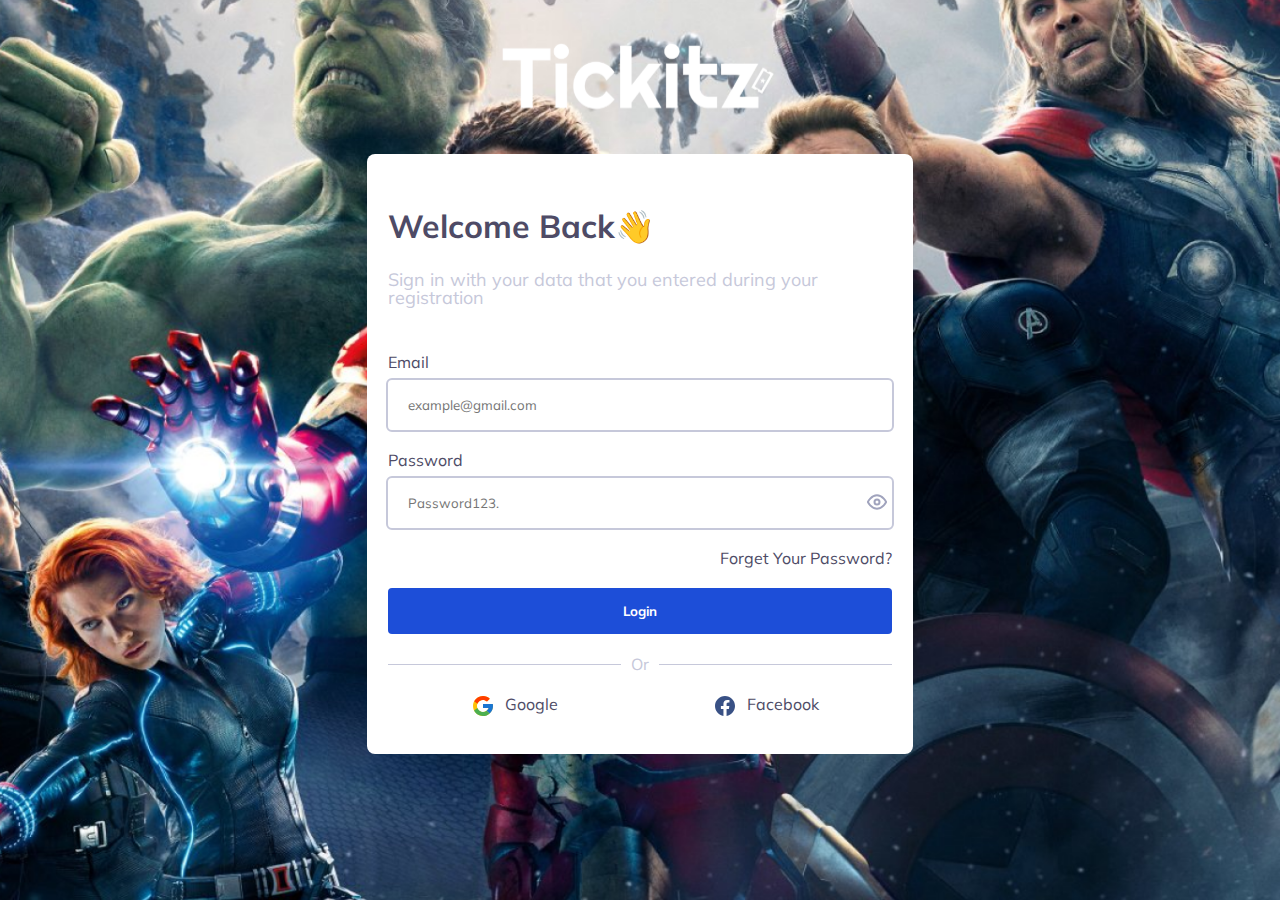
<file: login/login.html>
<!DOCTYPE html>
<html lang="en">
<head>
  <meta charset="UTF-8">
  <meta name="viewport" content="width=device-width, initial-scale=1.0">
  <link rel="stylesheet" href="login.css">
  <link rel="preconnect" href="https://fonts.googleapis.com">
<link rel="preconnect" href="https://fonts.gstatic.com" crossorigin>
<link href="https://fonts.googleapis.com/css2?family=Fira+Code:wght@300..700&family=Mulish:ital,wght@0,200..1000;1,200..1000&display=swap" rel="stylesheet">
  <title>Login</title>
</head>
<body>
  <img class="tickitz" src="../assets/tickitz.svg" alt="">
  <form>
    <section>
      <h1>Welcome Back👋</h1>
      <p>Sign in with your data that you entered during
        your registration</p>
    </section>
    <section>
      <label for="email">Email</label>
      <div class="input-wrapper">
        <input type="email" name="email" id="email" placeholder="example@gmail.com">
      </div>
    </section>
    <section>
      <label for="password">Password</label>
      <div class="input-wrapper">
        <input type="password" placeholder="Password123."/>
        <button type="button"><img src="../assets/show-password.svg" alt="" width="20" height="20"></button>
      </div>
    </section>
    <section class="forget-password">
      <a>Forget Your Password?</a>
    </section>
    <button type="button">Login</button> <!-- Change to submit type later! -->
    <section class="or">
      <div></div>
      <p>Or</p>
      <div></div>
    </section>
    <section>
      <a href="#">
        <img src="../assets/google-logo.svg" alt="">
        <p>Google</p>
      </a>
      <a href="#">
        <img src="../assets/facebook-logo.svg" alt="">
        <p>Facebook</p>
      </a>
    </section>
  </form>
</body>
</html>
</file>
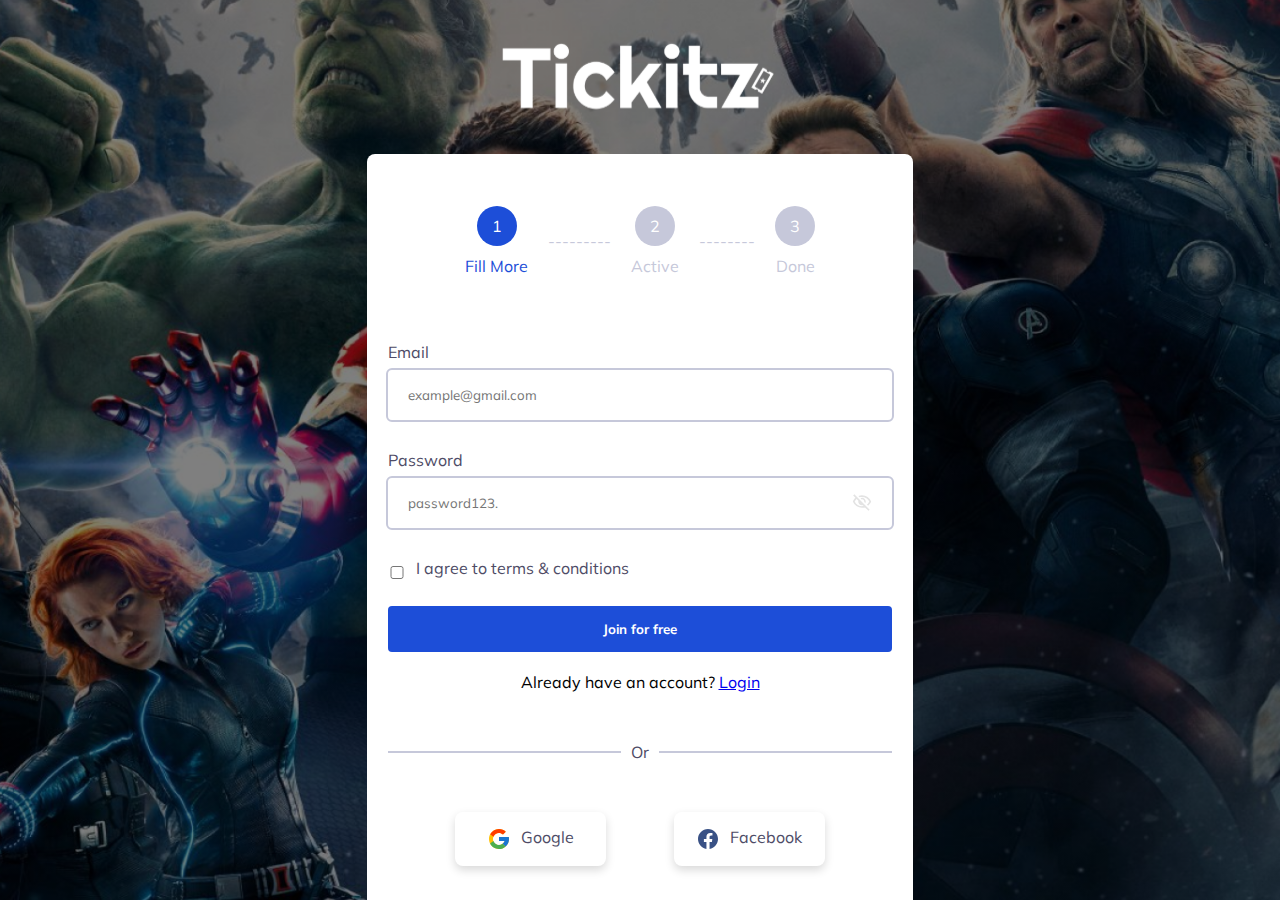
<file: register/register.html>
<!DOCTYPE html>
<html lang="en">
  <head>
    <meta charset="UTF-8" />
    <meta name="viewport" content="width=device-width, initial-scale=1.0" />
    <link rel="stylesheet" href="register.css" />
    <link rel="preconnect" href="https://fonts.googleapis.com" />
    <link rel="preconnect" href="https://fonts.gstatic.com" crossorigin />
    <link
      href="https://fonts.googleapis.com/css2?family=Fira+Code:wght@300..700&family=Mulish:ital,wght@0,200..1000;1,200..1000&display=swap"
      rel="stylesheet"
    />
    <title>Register</title>
  </head>
  <body>
    <img class="tickitz" src="../assets/tickitz.svg" alt="" />
    <form>
      <ul class="step-by-step">
        <li>
          <p>1</p>
          <p>Fill More</p>
        </li>
        <li>---------</li>
        <li>
          <p>2</p>
          <p>Active</p>
        </li>
        <li>--------</li>
        <li>
          <p>3</p>
          <p>Done</p>
        </li>
      </ul>
      <section class="steps-desc">
        <p>Fill More</p>
        <p>Active</p>
        <p>Done</p>
      </section>
      <section>
        <label for="email">Email</label>
        <div class="input-wrapper">
          <input
            type="email"
            name="email"
            id="email"
            placeholder="example@gmail.com"
          />
        </div>
        <small></small>
      </section>
      <section>
        <label for="password">Password</label>
        <div class="input-wrapper">
          <input
            type="password"
            name="password"
            id="password"
            placeholder="password123."
          />
          <button type="button" id="show-password">
            <img
              src="../assets/show-password-dashed.svg"
              alt="show password"
              width="20"
              height="20"
            />
          </button>
        </div>
        <small></small>
      </section>
      <section class="terms-condition">
        <input type="checkbox" name="terms-condition" id="terms-condition" required/>
        <label for="terms-condition"> I agree to terms & conditions </label>
      </section>
      <button type="submit">Join for free</button>
      <!-- Change to submit type later! -->
      <p>Already have an account? <a href="../login/login.html">Login</a></p>
      <section class="or">
        <div></div>
        <p>Or</p>
        <div></div>
      </section>
      <section>
        <a href="#">
          <img src="../assets/google-logo.svg" alt="google" />
          <p>Google</p>
        </a>
        <a href="#">
          <img src="../assets/facebook-logo.svg" alt="facebook" />
          <p>Facebook</p>
        </a>
      </section>
    </form>
    <div id="myModal" class="modal">
      <!-------------------------- Modal content -------------------------->
      <div class="modal-content">
        <!-- /* Card From Uiverse.io by Yaya12085 */ -->
        <div class="card">
          <div class="header">
            <div class="image">
              <svg
                aria-hidden="true"
                stroke="currentColor"
                stroke-width="1.5"
                viewBox="0 0 24 24"
                fill="none"
              >
                <path
                  d="M12 9v3.75m-9.303 3.376c-.866 1.5.217 3.374 1.948 3.374h14.71c1.73 0 2.813-1.874 1.948-3.374L13.949 3.378c-.866-1.5-3.032-1.5-3.898 0L2.697 16.126zM12 15.75h.007v.008H12v-.008z"
                  stroke-linejoin="round"
                  stroke-linecap="round"
                ></path>
              </svg>
            </div>
            <div class="content">
              <span class="title">Register Failed</span>
              <p class="message">
                Make sure your email and password are correctly. Please input
                again your email and confirm the password.
              </p>
            </div>
            <div class="actions">
              <!-- <button class="desactivate" type="button">Desactivate</button> -->
              <button class="cancel" type="button">OK</button>
            </div>
          </div>
        </div>
      </div>
    </div>
    <!-------------------------- Modal content -------------------------->
  </body>
  <script src="./register.js"></script>
</html>
</file>
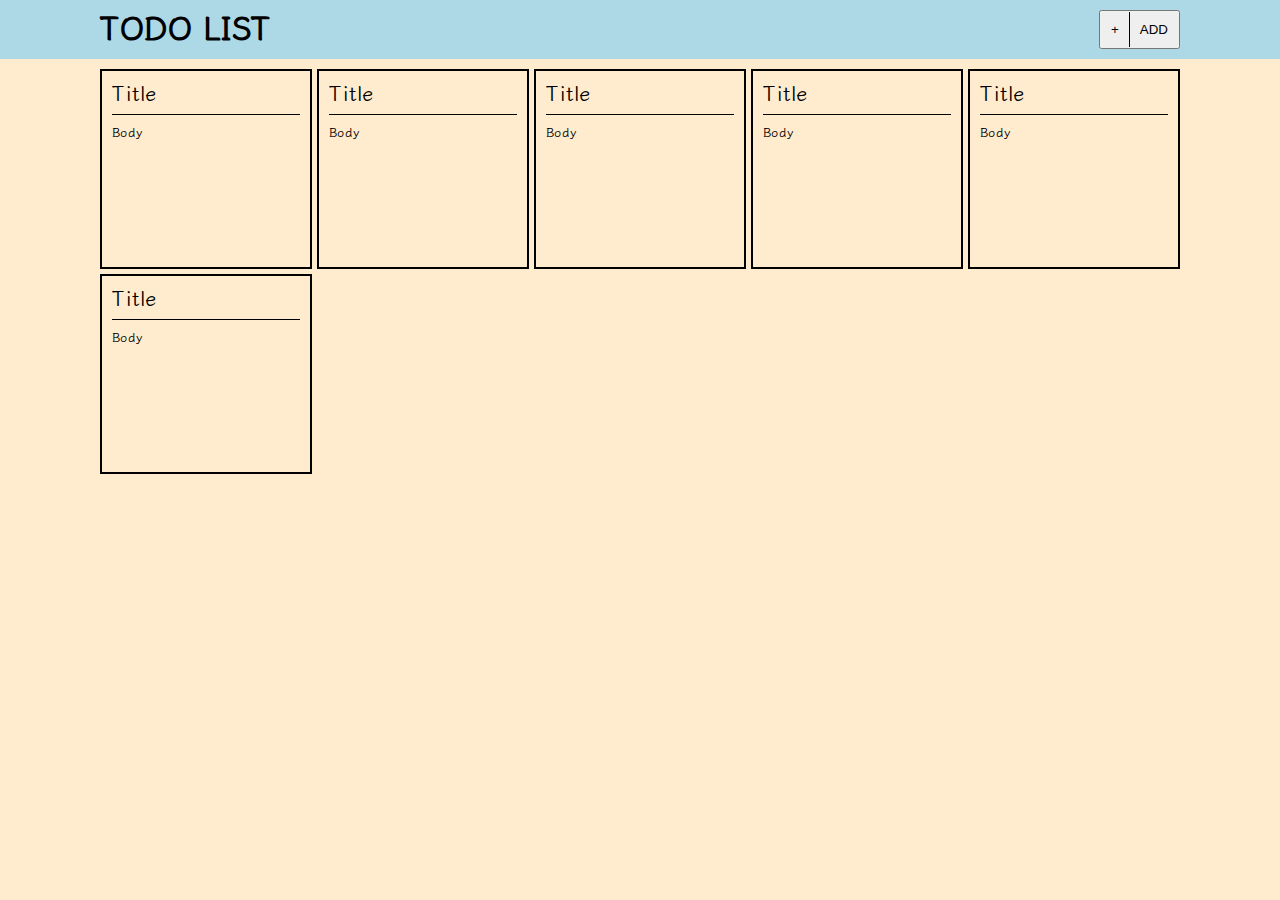
<file: todolist/todolist.html>
<!DOCTYPE html>
<html lang="en">
  <head>
    <meta charset="UTF-8" />
    <meta name="viewport" content="width=device-width, initial-scale=1.0" />
    <title>TODO LIST</title>
    <!-- Icon Link -->
    <link rel="apple-touch-icon" sizes="180x180" href="../../assets/icon/apple-touch-icon.png" />
    <link rel="icon" type="image/png" sizes="32x32" href="../../assets/icon/favicon-32x32.png" />
    <link rel="icon" type="image/png" sizes="16x16" href="../../assets/icon/favicon-16x16.png" />
    <link rel="manifest" href="../../assets/icon/site.webmanifest" />
    <!-- Google Fonts Link -->
    <link rel="preconnect" href="https://fonts.googleapis.com" />
    <link rel="preconnect" href="https://fonts.gstatic.com" crossorigin />
    <link href="https://fonts.googleapis.com/css2?family=Iansui&display=swap" rel="stylesheet" />
    <!-- External CSS Link -->
    <link rel="stylesheet" href="./todolist.css" />
    <!-- External Script -->
    <script src="./todolist.js" defer></script>
  </head>
  <body>
    <header>
      <h1>TODO LIST</h1>
      <button type="button">
        <p>+</p>
        <p>ADD</p>
      </button>
    </header>
    <section class="todolist">
      <div class="card">
        <div class="title">
          <p>Title</p>
        </div>
        <div class="body">
          <p>Body</p>
        </div>
      </div>
      <div class="card">
        <div class="title">
          <p>Title</p>
        </div>
        <div class="body">
          <p>Body</p>
        </div>
      </div>
      <div class="card">
        <div class="title">
          <p>Title</p>
        </div>
        <div class="body">
          <p>Body</p>
        </div>
      </div>
      <div class="card">
        <div class="title">
          <p>Title</p>
        </div>
        <div class="body">
          <p>Body</p>
        </div>
      </div>
      <div class="card">
        <div class="title">
          <p>Title</p>
        </div>
        <div class="body">
          <p>Body</p>
        </div>
      </div>
      <div class="card">
        <div class="title">
          <p>Title</p>
        </div>
        <div class="body">
          <p>Body</p>
        </div>
      </div>
    </section>
    <section class="modal-wrapper">
      <div class="modal">
        <form>
          <h2>Add New Todo list</h2>
          <label for="title">Title</label>
          <input type="text" name="title" id="title" />
          <label for="body">Body</label>
          <textarea name="body" id="body"></textarea>
          <button type="submit">Submit</button>
        </form>
        <button type="button">close</button>
      </div>
    </section>
  </body>
</html>
</file>
<file: detail/detail.css>
:root {
  --white: #ffffff;
  --lightgrey: #6e7191;
  --gray: #4e4b66;
  --black: #121212;
  --blue: #1d4ed8;
}

* {
  margin: 0;
  padding: 0;
  text-decoration: none;
  font-family: "Mulish", Verdana, Geneva, Tahoma, sans-serif;
  scroll-behavior: smooth;
}
ul li {
  list-style: none;
}

/* NAVBAR //////////////////////////////////////////////////// */
header > nav {
  border-bottom: 1px solid #dedede;
}
header > nav > ul {
  list-style: none;
  display: flex;
  justify-content: space-between;
  align-items: center;
  padding: 27px 20px;
}
.nav-hamburger {
  cursor: pointer;
}
.isDisplayMobile {
  display: block;
}
.isDisplayDesktop {
  display: none;
}

/* Banner  //////////////////////////////////////////////////// */

.banner {
  height: 475px;
  background-image: url("../assets/background-detail.png");
  background-size: cover;
  background-position: 80% 0;
  filter: brightness(50%);
}

/* film-information //////////////////////////////////////////////////// */
main {
  display: grid;
  grid-template-columns: 1fr;
  grid-template-rows: 250px 500px 350px 1fr 1fr 100px 100px 1fr;
  grid-template-areas:
    " banner "
    " footage "
    " film-informations "
    " synopsis "
    " showtimes-tickets "
    " pagination "
    " book-now "
    " footer ";
}
.banner {
  grid-area: banner;
}

/* film-information //////////////////////////////////////////////////// */
.footage {
  grid-area: footage;
  z-index: 1;
  display: flex;
  justify-self: center;
  /* transform: translateY(-30%); */
}
.film-informations {
  grid-area: film-informations;
  padding: 32px 24px 41px;
}
.film-informations h1 {
  font-weight: 600;
  font-size: 20px;
  line-height: 32px;
  letter-spacing: 0.75px;
  text-align: center;
}
.film-informations .genre {
  display: flex;
  justify-content: center;
  gap: 7px;
}
.film-informations .genre li {
  background: #a0a3bd1a;
  width: 110px;
  height: 31px;
  border-radius: 20px;
  gap: 10px;
  padding: 12px 25px;
  font-family: Mulish;
  font-weight: 400;
  font-size: 14px;
  line-height: 24px;
  letter-spacing: 0.75px;
  text-align: center;
}
.film-informations .more {
  display: flex;
  justify-content: center;
  gap: 20px;
  flex-wrap: wrap;
}
.film-informations .more p:nth-child(1) {
  font-weight: 400;
  font-size: 13px;
  line-height: 22px;
  letter-spacing: 0.75px;
  color: var(--lightgrey);
}
.film-informations .more p:nth-child(2) {
  width: 153px;
  font-weight: 400;
  font-size: 16px;
  line-height: 28px;
  letter-spacing: 0.75px;
  color: var(--black);
}

/* Synopsis //////////////////////////////////////////////////// */
.synopsis {
  grid-area: synopsis;
  padding: 0 24px;
}
.synopsis h3 {
  margin-bottom: 10px;
  font-family: Mulish;
  font-weight: 600;
  font-size: 20px;
  line-height: 34px;
  letter-spacing: 0.5px;
}
.synopsis p {
  font-family: Mulish;
  font-weight: 400;
  font-size: 16px;
  line-height: 32px;
  letter-spacing: 0.75px;
  color: var(--lightgrey);
}

/* Showtimes-tickets //////////////////////////////////////////////////// */
.showtimes-tickets form {
  grid-area: showtimes-tickets;
  display: flex;
  flex-direction: column;
  align-items: center;
}
.showtimes-tickets form h3 {
  font-family: Mulish;
  font-weight: 700;
  font-size: 18px;
  line-height: 34px;
  letter-spacing: 0.75px;
  margin-top: 41px;
}
.showtimes-tickets .date input {
  width: 327px;
  height: 48px;
  padding: 0 10px;
  background-color: #eff0f6;
  border-style: none;
  border-radius: 8px;
  margin: 22px 0 12px;
  cursor: pointer;
}
.showtimes-tickets .city select {
  width: 347px;
  height: 48px;
  padding: 0 10px;
  background-color: #eff0f6;
  border-style: none;
  border-radius: 8px;
  margin-bottom: 22px;
}
.showtimes-tickets button {
  width: 347px;
  height: 48px;
  padding: 0 10px;
  background-color: var(--blue);
  color: white;
  border-style: none;
  border-radius: 8px;
  font-family: Mulish;
  font-weight: 400;
  font-size: 14px;
  line-height: 24px;
  letter-spacing: 0.75px;
  text-align: center;
}
.showtimes-tickets form p {
  font-weight: 700;
  font-size: 18px;
  line-height: 24px;
  letter-spacing: 0.75px;
  color: var(--lightgrey);
  margin: 12px 0 21px;
}
.showtimes-tickets .cinema {
  margin: 0 24px;
  padding: 12px 17px;
  border: 2px solid #dedede;
  border-radius: 8px;
}

.showtimes-tickets .cinema p {
  font-family: Mulish;
  font-weight: 300;
  font-size: 12px;
  line-height: 18px;
  letter-spacing: 0.75px;
  color: var(--lightgrey);
}
.showtimes-tickets .dropdown-head {
  display: grid;
  grid-template-columns: 1fr 40px;
  grid-template-rows: repeat(3, 40px);
  grid-template-areas:
    " theater  . "
    " theater-two  dropdown-button "
    " address  . ";
  align-items: center;
}
.dropdown-head .theater {
  grid-area: theater;
}
.dropdown-head .theater-two {
  grid-area: theater-two;
}
.dropdown-head p {
  grid-area: address;
}
.dropdown-head button {
  grid-area: dropdown-button;
  background-color: transparent;
  border-style: none;
  width: 63px;
  height: 63px;
  cursor: pointer;
}

.hide-dropdown {
  display: none;
}
.rotate-button {
  transform: rotate(180deg);
}
.mark {
  background-color: var(--blue);
  color: var(--white);
}

.showtimes-tickets .dropdown-contain div p {
  font-family: Mulish;
  font-weight: 600;
  font-size: 20px;
  line-height: 34px;
  letter-spacing: 0.5px;
  color: var(--black);
  margin: 28px 0;
}
.showtimes-tickets .dropdown-contain div ul {
  display: flex;
  flex-wrap: wrap;
  gap: 20px;
  padding-right: 106px;
}
.showtimes-tickets .dropdown-contain div ul li {
  width: 88px;
  height: 31px;
  font-family: Mulish;
  font-weight: 400;
  font-size: 14px;
  line-height: 24px;
  letter-spacing: 0.75px;
  text-align: center;
  border-radius: 20px;
  background-color: #eff0f6;
  cursor: pointer;
}

/* Pagination //////////////////////////////////////////////////// */
.pagination {
  grid-area: pagination;
  display: flex;
  justify-content: center;
  gap: 20px;
  width: 80%;
  margin: 62px auto;
}
.pagination button:nth-child(1) {
  background-color: var(--blue);
  color: var(--white);
}
.pagination button {
  font-family: Nunito;
  font-weight: 500;
  font-size: 16px;
  line-height: 20px;
  letter-spacing: 0px;
  text-align: center;
  width: 40px;
  height: 40px;
  background-color: transparent;
  border-radius: 20%;
  border-style: none;
  cursor: pointer;
  color: var(--lightgrey);
}

.book-now {
  grid-area: book-now;
  width: 188px;
  height: 56px;
  border-radius: 5px;
  gap: 6px;
  background-color: var(--blue);
  color: var(--white);
}

/* FOOTER //////////////////////////////////////////////////// */
footer {
  grid-area: footer;
  display: grid;
  grid-template-columns: 1fr;
  grid-template-rows: repeat(5, 1fr);
  grid-template-areas:
    " tickitz "
    " explore "
    " sponsor "
    " follow "
    " copyright ";
  padding: 64px 24px;
}
footer ul {
  list-style: none;
}
footer ul h5 {
  margin-bottom: 16px;
}
footer p {
  color: var(--lightgrey);
}
footer > ul > div {
  display: flex;
  align-items: center;
  gap: 15px;
  flex-wrap: wrap;
}
.explore-footer {
  margin-top: 20px;
}
.explore-footer div li a {
  text-decoration: none;
  color: var(--lightgrey);
}
.sponsor-footer,
.follow-footer {
  margin-top: 20px;
}
.sponsor-footer > div > li > svg {
  width: 90px;
}
.follow-footer > div {
  display: flex;
  align-items: center;
  gap: 25px;
}
.follow-footer div > li > span {
  display: none;
}

@media screen and (min-width: 768px) {
  * {
    border: 1px solid red;
  }
  
  main {
    display: grid;
    grid-template-columns: 400px 1fr;
    grid-template-rows: 500px 300px 300px 1fr 100px 100px;
    grid-template-areas:
      " banner  banner "
      " footage  film-informations "
      " synopsis  synopsis "
      " showtimes-tickets  showtimes-tickets "
      " pagination  pagination ";
      
  }
  .footage {
    transform: translate(25%, -50%);
  }

  /* film-information //////////////////////////////////////////////////// */
  .film-informations {
    display: flex;
    flex-direction: column;
    align-items: start;
    margin: 0 100px;
    /* border: 1px solid red; */
  }
  .film-informations h1 {
    font-weight: 700;
    font-size: 32px;
    letter-spacing: 1px;
    margin-bottom: 20px;
  }
  .film-informations .more {
    justify-content: start;
    margin-top: 20px;
  }
  .film-informations .more p:nth-child(2) {
    width: 200px;
  }

  /* Synopsis //////////////////////////////////////////////////// */
  .synopsis {
    margin: 0 100px;
    padding: 0;
  }

  /* Showtimes-tickets //////////////////////////////////////////////////// */
  .showtimes-tickets {
    width: 80vw;
    margin: 0 100px;
    margin-top: 50px;
  }
  .showtimes-tickets form {
    flex-direction: row;
    gap: 30px;
    /* border: 1px solid red; */
    width: 100%;
  }
  .showtimes-tickets form h3 {
    margin: 0;
  }
  .showtimes-tickets .date input,
  .showtimes-tickets .city select {
    margin: 0;
    font-weight: 600;
    font-size: 16px;
    line-height: 28px;
    letter-spacing: 0.25px;
    color: var(--gray);
    width: 284px;
    height: 56px;
    cursor: pointer;
  }
  .showtimes-tickets button {
    width: 188px;
    height: 56px;
  }
  .showtimes-tickets .cinema button {
    width: 50px;
    height: 56px;
  }
  .showtimes-tickets .result {
    display: none;
  }
  .showtimes-tickets .cinema {
    /* border: 1px solid red; */
    width: 30%;
    margin: 30px 0;
  }

  /* <<<<< Footer -Desktop >>>>> */
  footer {
    /* grid-area: footer; */
    display: none;
    padding: 0;
  }
  footer > ul {
    list-style: none;
  }
  footer > ul h5 {
    color: var(--black);
    margin-bottom: 31px;
  }
  footer > p {
    margin: 50px 0;
  }
  footer {
    padding: 20px;
    color: var(--lightgrey);
    display: grid;
    grid-template-columns: 1fr 250px 1fr 1fr;
    grid-template-rows: 1fr 100px;
    grid-template-areas:
      " tickitz  explore  sponsor  follow "
      " copyright  copyright  copyright  copyright ";
  }

  .tickitz-footer {
    grid-area: tickitz;
    padding-left: 10px;
  }

  .explore-footer {
    grid-area: explore;
    padding-left: 10px;
    /* color: var(--gray); */
  }
  .explore-footer div li a {
    text-decoration: none;
    color: var(--gray);
    font-family: Mulish;
    font-weight: 400;
    font-size: 14px;
    line-height: 17.57px;
    letter-spacing: 0.5px;
  }
  .explore-footer h5,
  .sponsor-footer h5,
  .follow-footer h5 {
    font-size: 16px;
  }

  .sponsor-footer {
    grid-area: sponsor;
    padding-left: 10px;
  }
  .follow-footer {
    grid-area: follow;
    padding-left: 10px;
  }
  .follow-footer li {
    display: flex;
    align-items: center;
    gap: 5px;
    font-family: Mulish;
    font-weight: 600;
    font-size: 14px;
    line-height: 17.57px;
    letter-spacing: 0.5px;
  }
  .copyright-footer {
    grid-area: copyright;
    display: flex;
    justify-content: center;
  }
}
/* ||||||||||||||||||||||||||||||||||||||||||||||||||| */

@media screen and (min-width: 768px) {
  .isDisplayMobile {
    display: none;
  }
  .isDisplayDesktop {
    display: block;
  }

  header .wrapper {
    list-style: none;
    display: flex;
    flex-direction: row;
    justify-content: space-between;
    align-items: center;
    padding: 27px 20px;
  }
  header nav ul {
    display: flex;
    list-style: none;
    gap: 10px;
  }
  header nav ul li a {
    text-decoration: none;
  }

  .nav-menu a {
    color: var(--gray);
  }
  .signin-signup > a:first-child {
    background-color: var(--blue);
    padding: 12px 18px;
    border-radius: 8px;
    text-decoration: none;
  }
  .signin-signup > a:first-child:hover {
    background-color: #1d4fd8c5;
  }
  .signin-signup > a:first-child > li {
    color: var(--white);
  }
  .signin-signup > a:nth-child(2) {
    border: 1px solid var(--blue);
    color: var(--blue);
    padding: 12px 18px;
    border-radius: 8px;
    text-decoration: none;
  }
  .signin-signup > a:nth-child(2) > li {
    color: var(--blue);
  }
  .signin-signup > a:nth-child(2):hover {
    background-color: #1d4fd84f;
    color: var(--white);
  }
  .isLoginShow {
    display: none;
  }
}

@media screen and (min-width: 768px) and (max-width: 1200px) {
  main {
    grid-template-rows: 500px 300px 200px 1fr 100px 100px;
  }

  .synopsis {
    padding-top: 20px;
  }

  .showtimes-tickets .date input, 
  .showtimes-tickets .city select {
    width: 184px;
  }

}
</file>
<file: login/login.css>
:root {
  --white: #ffffff;
  --lightgrey:#c6c8da;
  --gray: #4E4B66;
  --black: #121212;
  --blue: #1D4ED8;
}

* {
  box-sizing: border-box;
  font-family: "Mulish", Verdana, Geneva, Tahoma, sans-serif;
  margin: 0;
  padding: 0;
}

body {
  background-image: url("../assets/background.png");
  background-attachment: fixed;
  background-size: cover;
  background-position-y: center;
  display: flex;
  flex-direction: column;
  justify-content: center;
  align-items: center;
}

button {
  cursor: pointer;
}

.tickitz{
  margin-top: 25px;
  width: 85px;
  height: 32px;
}

form {
  min-width: 325px;
  min-height: 535px;
  margin-top: 25px;
  /* border: 1px solid red; */
  background-color: var(--white);
  padding: 52px 21px;
  display: flex;
  flex-direction: column;
  align-items: center;
  gap: 20px;
  border-radius: 8px;
}

form > h1,
form > p {
  display: flex;
  justify-content: start;
}

form > section:first-child > p {
  margin: 25px 0;
  font-weight: 400;
  font-size: 18px;
  line-height: 100%;
  color: var(--lightgrey);
} 

form section {
  width: 100%;
  /* border: 1px solid red; */
  display: flex;
  flex-direction: column;
  justify-content: start;
  color: var(--gray);
}

form section label {
  margin-bottom: 8px;
}

form section input {
  border-style: none;
  border-radius: 4px;
  width: 100%;
  height: 50px;
  padding: 20px;   
  /* border: 1px solid red; */
}
form section input:focus {
  outline: none;
}
.input-wrapper{
  display: flex;
  flex-direction: row;
  outline: 2px solid var(--lightgrey);
  border-radius: 4px;
}
.input-wrapper button {
  background-color: transparent;
  border-style: none;
  cursor: pointer;
  padding: 0 5px;
}

.forget-password {
  /* border: 1px solid red; */
  text-align: end;
}
.forget-password > a {
  cursor: pointer;
}
.forget-password > a:hover {
  text-decoration: underline;
}

form > button {
  background-color: var(--blue);
  color: var(--white);
  border-radius: 4px;
  border-style: none;
  width: 100%;
  padding: 15px 30px;
  font-weight: bold;
}
form > button:hover {
  transform: scale(0.99);
  opacity: 0.9;
}

form > .or {
  color: var(--lightgrey);
  display: flex;
  flex-direction: row;
  align-items: center;
  gap: 10px;
}
form > .or > div {
  flex: 1;
  border-bottom: 1px solid var(--lightgrey);
}

form section:last-child {
  /* border: 1px solid red; */
  display:flex;
  flex-direction: row;
  justify-content: space-evenly;
}

form section:last-child > a {
  width: 50%;
  background-color: transparent;
  /* box-shadow: 0px 4px 10px 0px #00000014; */
  border-style: none;
  cursor: pointer;
  text-align: center;
}
form section:last-child > a:hover {
  opacity: 0.5;
}
form section:last-child > a > p {
  display: none;
}
form section:last-child > img {
  width: 24px;
}

@media screen and (min-width: 768px) {
  .tickitz {
    width: 276px;
    height: 104px;
  }  

  form {
    width: 546px;
    height: 600px;
  }

  .steps {
    /* border: 2px solid red; */
    list-style: none;
    display: flex;
    flex-direction: row;
    justify-content: start;
    align-items: center;
    gap: 30px;
    /* padding-right: 40px; */
  }
  .steps > li {
    /* border: 2px solid red; */
    text-align: center;
  }
  .steps > li > p:nth-child(1) {
    color: var(--white);
  }
  .steps > li > p:nth-child(2) {
    margin-top: 15px;
  }
  .steps > li > p:nth-child(2),
  .steps > li:nth-child(even){
    color: var(--blue);
  }
  .steps > li:nth-child(even){
    font-weight: 600;
  }
  .steps > li:nth-child(1) > p:nth-child(1) {
    background-color: var(--blue);
    border-radius: 50%;
    margin: 0 10px;
    padding: 10px;
  }
  .steps > li:nth-child(3) > p:nth-child(1) {
    background-color: var(--blue);
    border-radius: 50%;
    margin: 2px;
    padding: 10px;
  }
  .steps > li:nth-child(5) > p:nth-child(1) {
    background-color: var(--blue);
    border-radius: 50%;
    margin: 0;
    padding: 10px;
  }

  form section:last-child > a {
    text-decoration: none;
    display: flex;
    justify-content: center;
    gap: 10px;
    /* border: 2px solid red; */
  }
  form section:last-child > a > p {
    display: block;
    color: var(--gray);
  }
  form section:last-child > img {
    width: 24px;
  } 
}
</file>
<file: register/register.css>
:root {
  --white: #ffffff;
  --lightgrey:#c6c8da;
  --gray: #4E4B66;
  --black: #121212;
  --blue: #1D4ED8;
}

* {
  box-sizing: border-box;
  font-family: "Mulish", Verdana, Geneva, Tahoma, sans-serif;
  margin: 0;
  padding: 0;
}

body {
  background-image:linear-gradient(rgba(0, 0, 0, 0.5), rgba(0, 0, 0, 0.5)), url("../assets/background.png");
  background-attachment: fixed;
  background-size: cover;
  background-position-y: center;
  display: flex;
  flex-direction: column;
  justify-content: center;
  align-items: center;
}

button {
  cursor: pointer;
}

.tickitz{
  margin-top: 25px;
  width: 5.31rem;
  height: 2rem;
}

.step-by-step {
  display: none;
}

form {
  min-width: 20.31rem;
  min-height: 33.43rem;
  margin-top: 25px;
  background-color: var(--white);
  padding: 52px 21px;
  display: flex;
  flex-direction: column;
  align-items: center;
  gap: 20px;
  border-radius: 8px;
  color: var(black);
}

.steps,
.steps-desc {
  display: none;
}

form section {
  width: 100%;
  /* border: 1px solid red; */
  display: flex;
  flex-direction: column;
  justify-content: start;
  color: var(--gray);
}

form section label {
  margin-bottom: 8px;
}

form .input-wrapper input:nth-child(1),
form .input-wrapper input:nth-child(2) {
  border-style: none;
  border-radius: 4px;
  width: 100%;
  height: 50px;
  padding: 20px;
}
form section input:focus {
  outline: none;
}
.input-wrapper{
  display: flex;
  flex-direction: row;
  outline: 2px solid var(--lightgrey);
  border-radius: 4px;
}
.input-wrapper button {
  padding-right: 20px;
  background-color: transparent;
  border-style: none;
  cursor: pointer;
}

.terms-condition {
  display: flex;
  flex-direction: row;
  align-items: center;
  gap: 10px;
} 
.terms-condition > input {
  width: 18px
}

form > button {
  background-color: var(--blue);
  color: var(--white);
  border-radius: 4px;
  border-style: none;
  width: 100%;
  padding: 15px 30px;
  font-weight: bold;
}
form > button:hover {
  transform: scale(0.99);
  opacity: 0.9;
}

form > .or {
  /* border: 1px solid red; */
  color: var(--gray);
  display: flex;
  flex-direction: row;
  align-items: center;
  gap: 10px;
  margin: 30px 0;
}
form > .or > div {
  flex: 1;
  border: .5px solid var(--lightgrey);
}

form section:last-child {
  /* border: 1px solid red; */
  display:flex;
  flex-direction: row;
  justify-content: space-evenly;
}

form section:last-child > a {
  width: 10%;
  padding: 15px 20px;
  display: flex;
  justify-content: center;
  background-color: transparent;
  box-shadow: 0px 4px 10px 0px #00000027;
  /* border: 1px solid red; */
  border-radius: 8px;
  cursor: pointer;
  text-align: center;
}
form section:last-child > a > p {
  display: none;
}
form section:last-child > a:hover {
  opacity: 0.5;
}

form section:last-child > img {
  width: 24px;
}

/* SUCCESS ERROR VALIDATION */
small {
  margin-top: 10px;
}
.error > input[type="password"],
.error > input[type="email"] {
    border: 1px solid red;
}
.error > small {
    color: red;
}
.success > input[type="email"],
.success > input[type="password"] {
    border: 1px solid rgb(46, 215, 46);
}
.success > small {
    color: rgb(46, 215, 46);
}

/* ------------------------------------- Modal ------------------------------------------- */

.modal {
  display: none; /* Hidden by default */
  position: fixed; /* Stay in place */
  z-index: 1; /* Sit on top */
  padding-top: 100px; /* Location of the box */
  left: 0;
  top: 0;
  width: 100%; /* Full width */
  height: 100%; /* Full height */
  overflow: auto; /* Enable scroll if needed */
  background-color: rgb(0, 0, 0); /* Fallback color */
  background-color: rgba(0, 0, 0, 0.4); /* Black w/ opacity */
}

/* Modal Content */
.modal-content {
  display: flex;
  flex-direction: column;
  justify-content: space-between;
  align-items: center;
  background-color: transparent;
  margin: auto;
  padding: 20px;
  width: 80%;
}

/* The Close Button */
.close {
  color: #aaaaaa;
  float: right;
  font-size: 28px;
  font-weight: bold;
}

.close:hover,
.close:focus {
  color: #000;
  text-decoration: none;
  cursor: pointer;
}

/* From Uiverse.io by Yaya12085 */
.card {
  overflow: hidden;
  position: relative;
  background-color: #ffffff;
  text-align: left;
  border-radius: 0.5rem;
  max-width: 290px;
  box-shadow: 0 20px 25px -5px rgba(0, 0, 0, 0.1), 0 10px 10px -5px rgba(0, 0, 0, 0.04);
}

.header {
  padding: 1.25rem 1rem 1rem 1rem;
  background-color: #ffffff;
}

.image {
  display: flex;
  margin-left: auto;
  margin-right: auto;
  background-color: #fee2e2;
  flex-shrink: 0;
  justify-content: center;
  align-items: center;
  width: 3rem;
  height: 3rem;
  border-radius: 9999px;
}

.image svg {
  color: #dc2626;
  width: 1.5rem;
  height: 1.5rem;
}

.content {
  margin-top: 0.75rem;
  text-align: center;
}

.title {
  color: #111827;
  font-size: 1rem;
  font-weight: 600;
  line-height: 1.5rem;
}

.message {
  margin-top: 0.5rem;
  color: #6b7280;
  font-size: 0.875rem;
  line-height: 1.25rem;
}

.actions {
  margin: 0.75rem 1rem;
  background-color: #f9fafb;
}

.desactivate {
  display: inline-flex;
  padding: 0.5rem 1rem;
  background-color: #dc2626;
  color: #ffffff;
  font-size: 1rem;
  line-height: 1.5rem;
  font-weight: 500;
  justify-content: center;
  width: 100%;
  border-radius: 0.375rem;
  border-width: 1px;
  border-color: transparent;
  box-shadow: 0 1px 2px 0 rgba(0, 0, 0, 0.05);
}

.cancel {
  display: inline-flex;
  margin-top: 0.75rem;
  padding: 0.5rem 1rem;
  background-color: #ffffff;
  color: #374151;
  font-size: 1rem;
  line-height: 1.5rem;
  font-weight: 500;
  justify-content: center;
  width: 100%;
  border-radius: 0.375rem;
  border: 1px solid red;
  box-shadow: 0 1px 2px 0 rgba(0, 0, 0, 0.05);
}

/* ------------------------------------- Modal ------------------------------------------- */

@media screen and (min-width: 768px) {
  .tickitz {
    width: 276px;
    height: 104px;
  }  

  form {
    width: 546px;
    height: 756px;
  }
  
  .step-by-step {
    list-style: none;
    display: flex;
    gap: 20px;
    margin-bottom: 46px;
  }
  .step-by-step > li {
    display: flex;
    flex-direction: column;
    align-items: center;
    justify-content: center;
  }
  .step-by-step > li > p:nth-child(1) {
    background-color: var(--lightgrey);
    color: var(--white);
    padding: 10px 15px;
    border-radius: 50%;
    margin-bottom: 10px;
  }
  .step-by-step > li:nth-child(1) >p:nth-child(1) {
    background-color: var(--blue);
  }
  .step-by-step > li:nth-child(1) >p:nth-child(2){
    color: var(--blue);
  }
  .step-by-step > li:nth-child(even),
  .step-by-step > li > p:nth-child(2) {
    color: var(--lightgrey);
  }

  form section:last-child > a {
    text-decoration: none;
    width: 30%;
    display: flex;
    justify-content: center;
    gap: 10px;
    /* border: 2px solid red; */
  }
  form section:last-child > a > p {
    display: block;
    color: var(--gray);
  }
  form section:last-child > img {
    width: 24px;
  } 
}
</file>
<file: todolist/todolist.css>
* {
  box-sizing: border-box;
  margin: 0;
}

body {
  font-family: "Iansui", cursive;
  min-height: 100vh;
  display: flex;
  flex-direction: column;
}

header {
  display: flex;
  justify-content: space-between;
  padding: 10px 100px;
  background: lightblue;
}

button {
  cursor: pointer;
  user-select: none;
}

header button {
  display: flex;
  padding: 0;
}

header button p {
  height: 100%;
  padding: 10px;
}

header button p:first-child {
  border-right: 1px solid black;
}

.todolist {
  background-color: blanchedalmond;
  flex: 1;
  display: grid;
  grid-template-columns: repeat(5, minmax(100px, 1fr));
  padding: 10px 100px;
  grid-auto-rows: 200px;
  /* grid-auto-columns: minmax(100px, 1fr); */
  gap: 5px;
}

.card {
  border: 2px solid black;
  padding: 10px;
  display: flex;
  flex-direction: column;
  transition: all 0.3s;
  cursor: pointer;
}

.card:hover {
  box-shadow: 0 0 5px black;
  /* outline: 3px solid black; */
  /* transform: scale(1.1); */
}

.card .title {
  font-size: 1.3rem;
  border-bottom: 1px solid black;
  padding-bottom: 10px;
  height: 34px;
}

.card .title p {
  overflow: hidden;
  white-space: nowrap;
  text-overflow: ellipsis;
}

.card .body {
  padding-top: 10px;
  flex: 1;
  font-size: 0.8rem;
  overflow: hidden;
}

/* .card:last-of-type {
  grid-column: 6 / 7;
  grid-row: 3 / 4;
} */

.modal-wrapper {
  position: absolute;
  inset: 0;
  background-color: rgba(0, 0, 0, 0.7);
  z-index: 2;
  display: none;
}

.modal {
  position: absolute;
  top: 50%;
  left: 50%;
  transform: translate(-50%, -50%);
  height: 60%;
  width: 60%;
  background-color: blanchedalmond;
  border-radius: 5%;
  padding: 10px;
}

.modal form {
  display: flex;
  flex-direction: column;
  height: 100%;
  gap: 0.5rem;
}

.modal form h2 {
  text-align: center;
}

.modal form input,
.modal form textarea {
  padding: 5px;
  font-family: "Iansui", cursive;
}

.modal form textarea {
  resize: none;
  flex: 1;
}

.modal form button {
  border-radius: 5px;
  padding: 5px;
}

.modal .close {
  position: absolute;
  top: 5px;
  right: 10px;
  background: none;
  border: none;
  font-size: 2rem;
}
</file>
